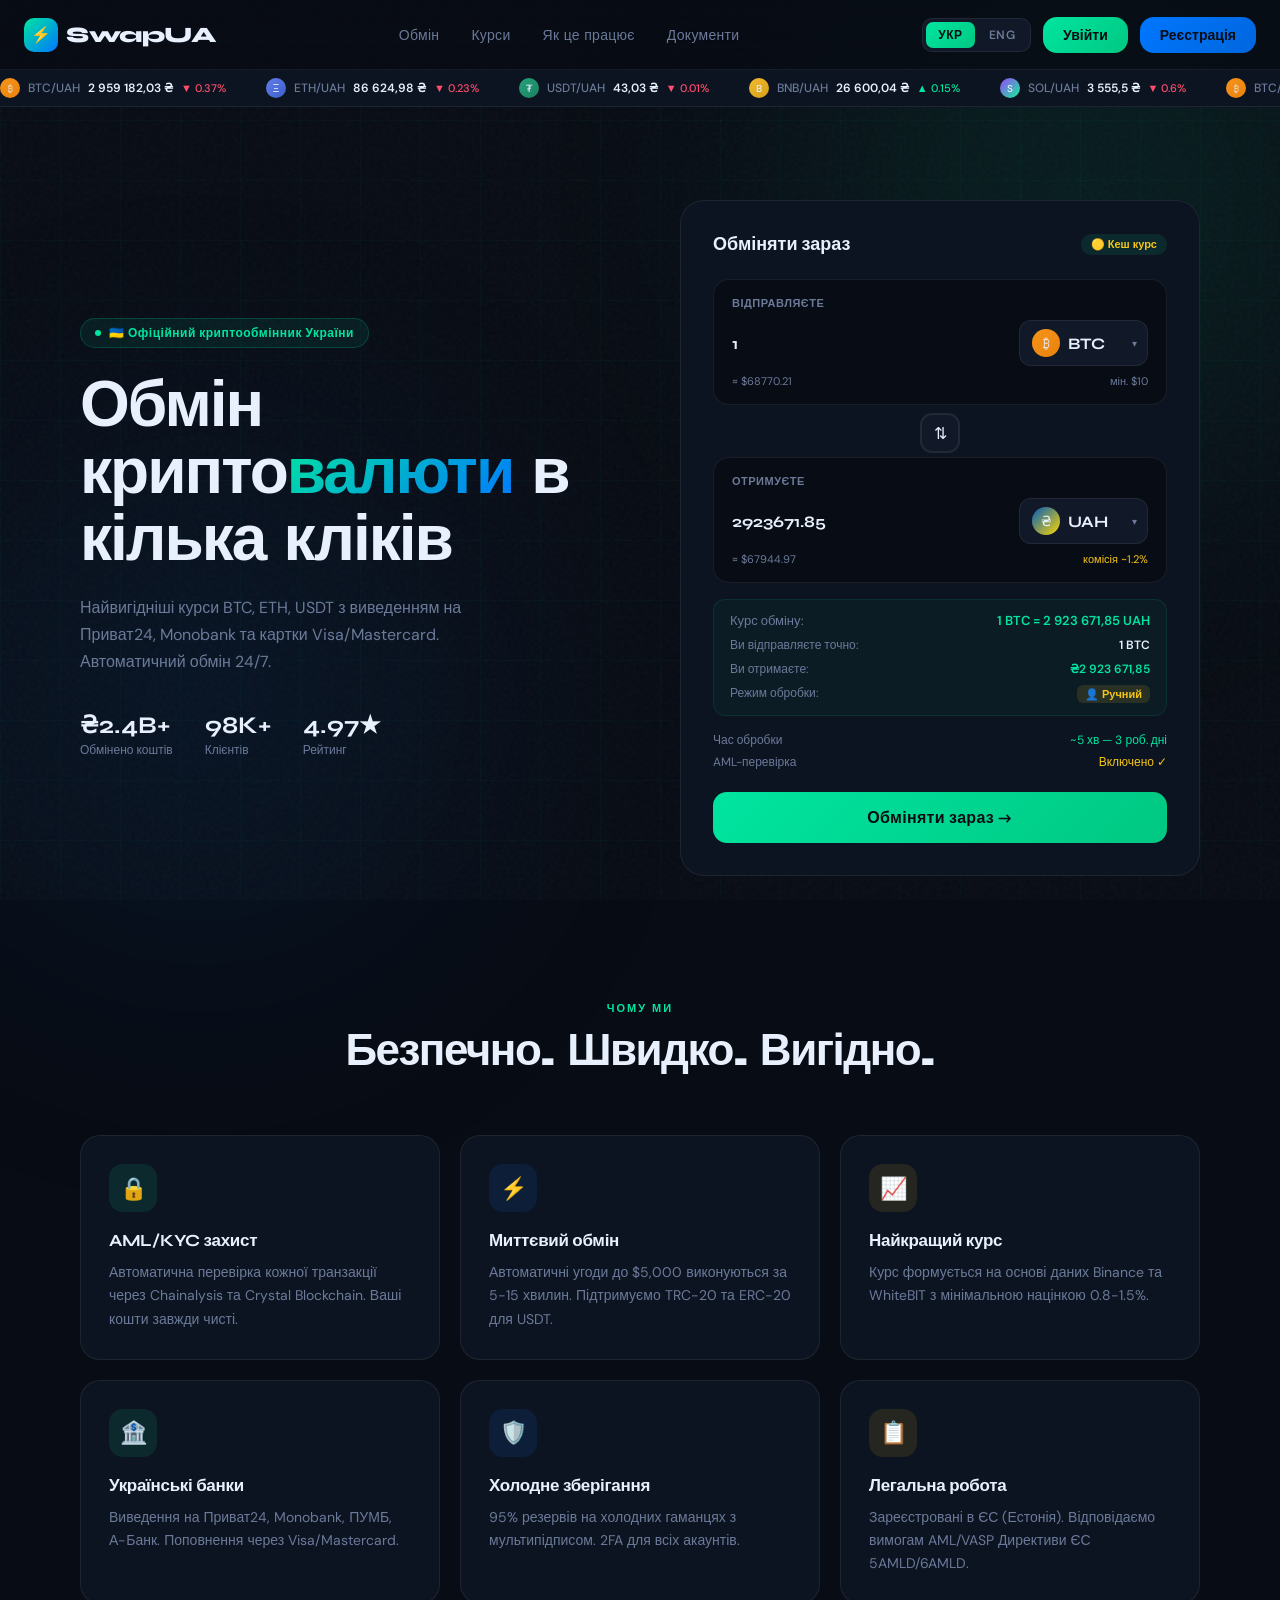
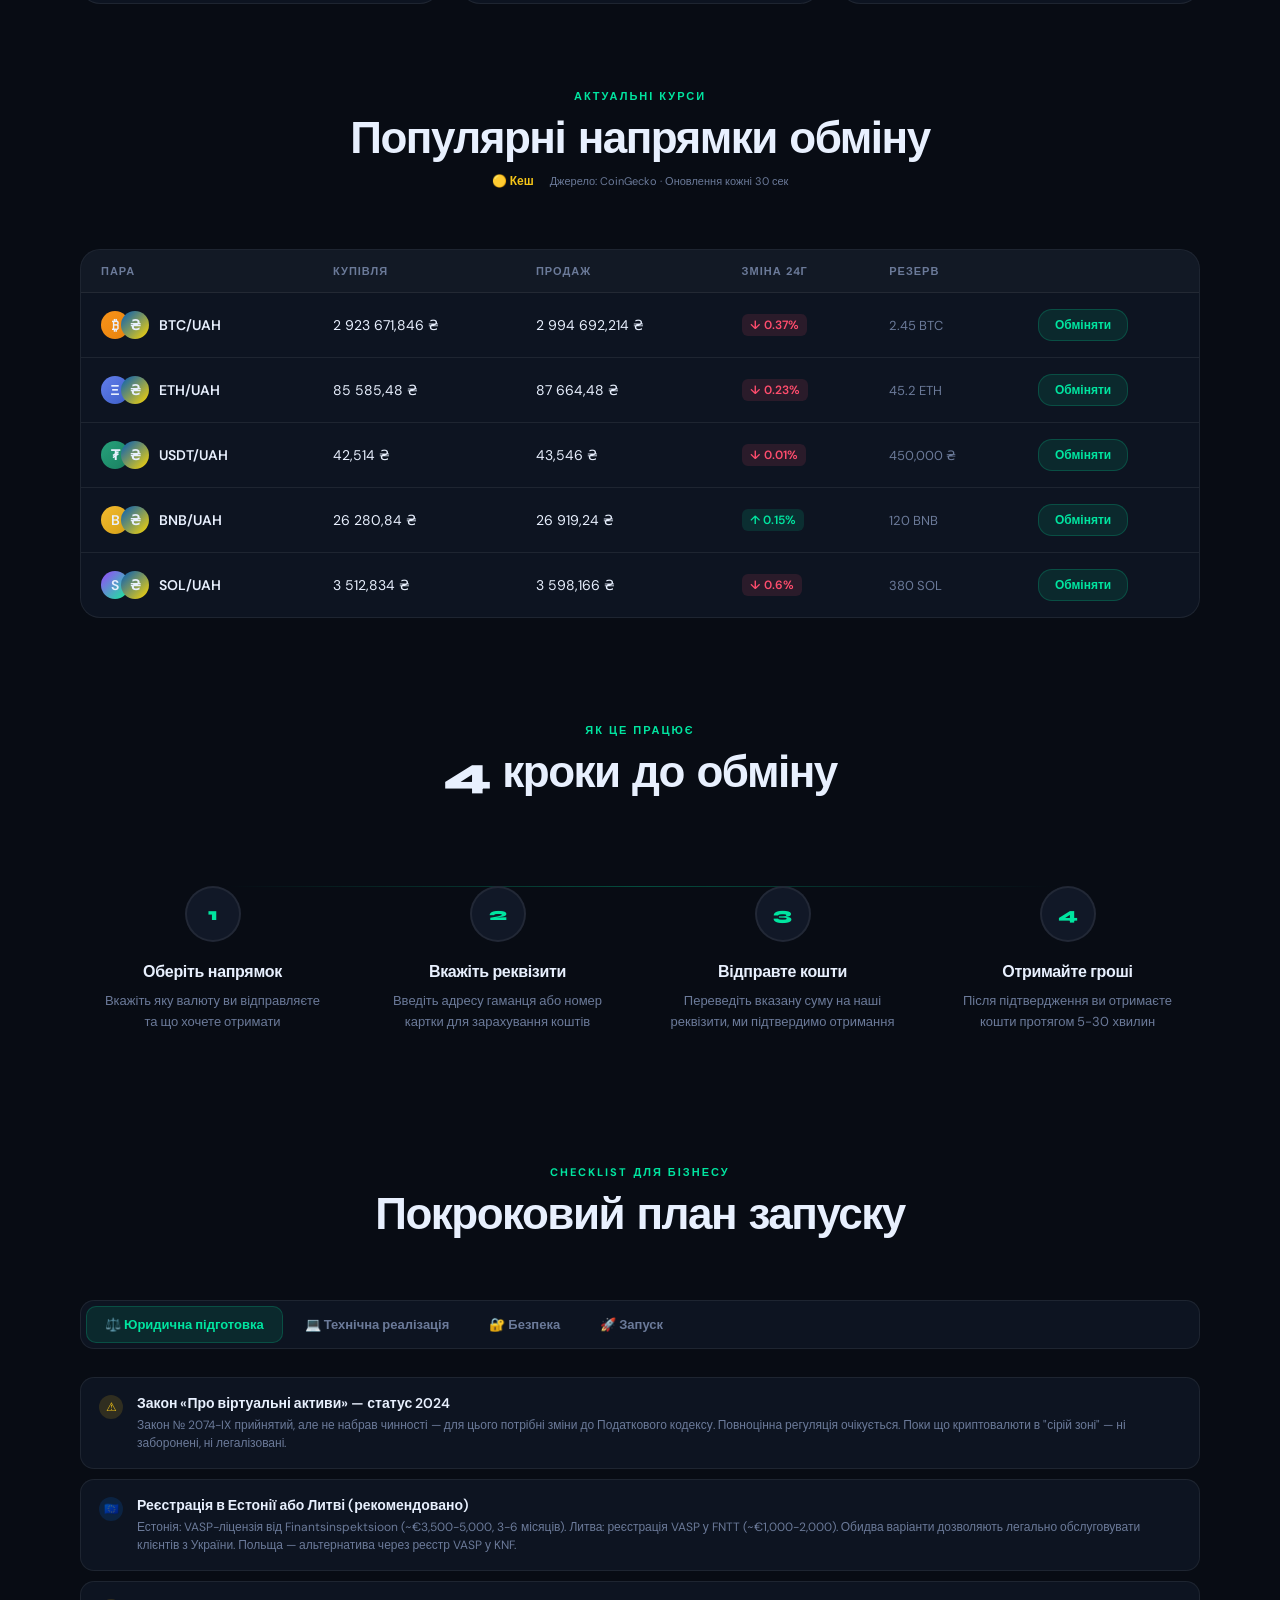
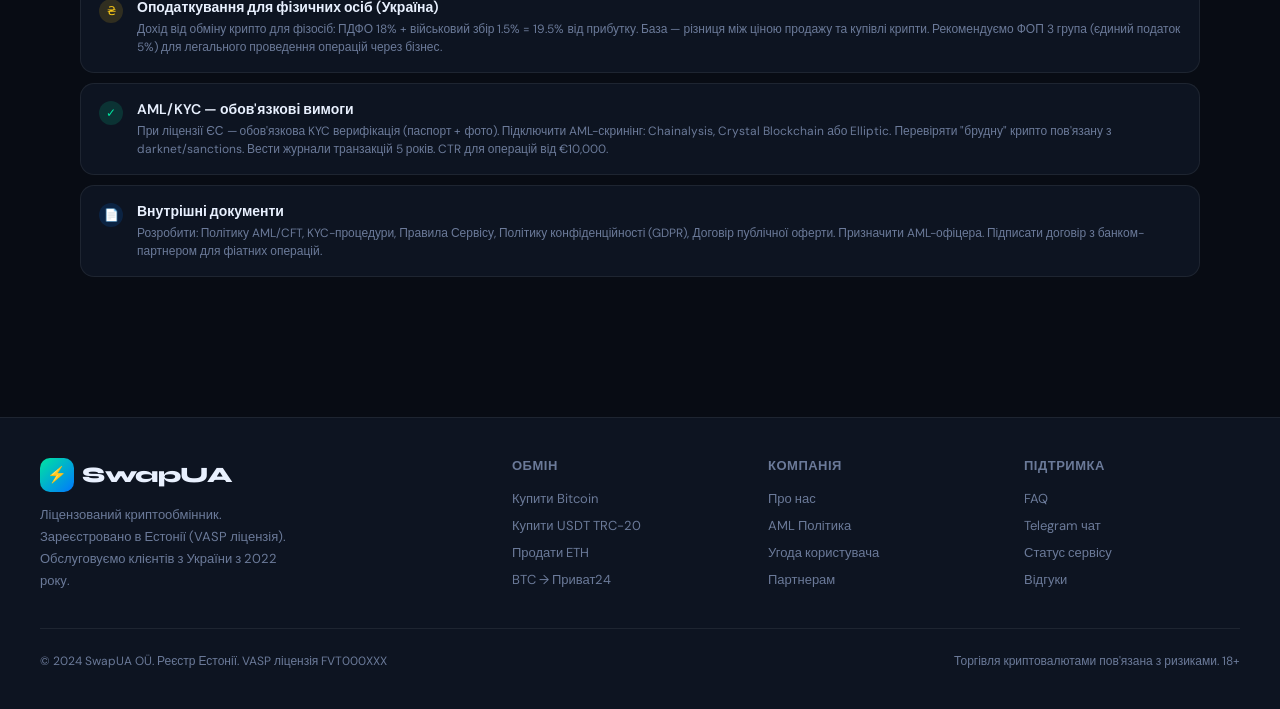
<file: index.html>
<!DOCTYPE html>
<html lang="uk">
<head>
<meta charset="UTF-8">
<meta name="viewport" content="width=device-width, initial-scale=1.0, viewport-fit=cover">
<meta name="apple-mobile-web-app-capable" content="yes">
<meta name="apple-mobile-web-app-status-bar-style" content="black-translucent">
<title>SwapUA — Криптообмінник</title>
<link href="https://fonts.googleapis.com/css2?family=Syne:wght@400;600;700;800&family=DM+Sans:wght@300;400;500&display=swap" rel="stylesheet">
<link rel="stylesheet" href="style.css">
</head>
<body>

<div class="grid-bg"></div>
<div class="aurora aurora-1"></div>
<div class="aurora aurora-2"></div>

<!-- HEADER -->
<header>
  <a href="#" class="logo">
    <div class="logo-icon">⚡</div>
    SwapUA
  </a>

  <nav>
    <a href="#exchange" data-i18n="nav_exchange">Обмін</a>
    <a href="#rates" data-i18n="nav_rates">Курси</a>
    <a href="#how" data-i18n="nav_how">Як це працює</a>
    <a href="#legal" data-i18n="nav_legal">Документи</a>
  </nav>

  <div class="header-right">
    <div class="lang-switcher">
      <button class="lang-btn active" onclick="setLang('uk')">УКР</button>
      <button class="lang-btn" onclick="setLang('en')">ENG</button>
    </div>
    <button class="btn-primary" id="header-login-btn" onclick="openModal('login')" data-i18n="btn_login">Увійти</button>
    <button class="btn-primary" id="header-reg-btn" style="background: linear-gradient(135deg, var(--accent2), #0066dd);" onclick="openModal('register')" data-i18n="btn_register">Реєстрація</button>

    <!-- User menu (shown after login) -->
    <div id="header-user-menu" style="display:none;align-items:center;gap:10px">
      <button onclick="openWallet()" style="padding:8px 12px;background:rgba(0,119,255,0.1);border:1px solid rgba(0,119,255,0.25);border-radius:10px;color:var(--accent2);font-size:12px;font-weight:600;cursor:pointer;transition:all 0.2s;font-family:DM Sans,sans-serif" title="Гаманець">💼 Гаманець</button>
      <div onclick="openCabinet()" style="display:flex;align-items:center;gap:8px;cursor:pointer;padding:6px 12px;background:var(--surface2);border:1px solid var(--border);border-radius:12px;transition:all 0.2s" onmouseover="this.style.borderColor='rgba(0,229,160,0.4)'" onmouseout="this.style.borderColor='var(--border)'">
        <div id="header-avatar" class="user-avatar" style="width:30px;height:30px;font-size:11px;font-weight:800">??</div>
        <span id="header-username" style="font-size:13px;font-weight:600;max-width:90px;overflow:hidden;text-overflow:ellipsis;white-space:nowrap">User</span>
        <span id="header-role-badge" style="display:none;font-size:9px;background:rgba(255,77,109,0.2);color:#ff4d6d;padding:2px 6px;border-radius:4px;font-weight:700">ADMIN</span>
      </div>
    </div>
  </div>
</header>

<!-- TICKER -->
<div class="ticker-bar">
  <div class="ticker-inner" id="ticker">
    <!-- JS fills -->
  </div>
</div>

<main>
  <!-- HERO -->
  <section class="hero" id="exchange">
    <div class="hero-left">
      <div class="hero-label" data-i18n="hero_badge">🇺🇦 Офіційний криптообмінник України</div>
      <h1 data-i18n-html="hero_title">Обмін крипто<span>валюти</span> в кілька кліків</h1>
      <p class="hero-desc" data-i18n="hero_desc">Найвигідніші курси BTC, ETH, USDT з виведенням на Приват24, Monobank та картки Visa/Mastercard. Автоматичний обмін 24/7.</p>
      <div class="hero-stats">
        <div class="stat">
          <div class="stat-val">₴2.4B+</div>
          <div class="stat-lbl" data-i18n="stat1">Обмінено коштів</div>
        </div>
        <div class="stat">
          <div class="stat-val">98K+</div>
          <div class="stat-lbl" data-i18n="stat2">Клієнтів</div>
        </div>
        <div class="stat">
          <div class="stat-val">4.97★</div>
          <div class="stat-lbl" data-i18n="stat3">Рейтинг</div>
        </div>
      </div>
    </div>

    <!-- EXCHANGE WIDGET -->
    <div class="exchange-card" id="exchange-widget">
      <div class="card-title">
        <span data-i18n="widget_title">Обміняти зараз</span>
        <span class="card-badge" id="widget-rate-badge">⏳ Завантаження курсу...</span>
      </div>

      <div class="swap-field">
        <label data-i18n="give">ВІДПРАВЛЯЄТЕ</label>
        <div class="field-inner">
          <input type="number" id="fromAmount" placeholder="0.00" oninput="calcExchange('from')" value="1">
          <div class="currency-select">
            <div class="coin-icon btc" id="fromIcon">₿</div>
            <select id="fromCurrency" onchange="updateRate()">
              <option value="BTC">BTC</option>
              <option value="ETH">ETH</option>
              <option value="USDT">USDT</option>
              <option value="BNB">BNB</option>
              <option value="SOL">SOL</option>
              <option value="UAH">UAH</option>
            </select>
            <span class="select-arrow">▾</span>
          </div>
        </div>
        <div class="field-balance" style="justify-content:space-between">
          <span id="from-usd-equiv" style="color:var(--muted);font-size:11px">≈ $0.00</span>
          <span style="color:var(--muted);font-size:11px" data-i18n="min_sum_hint">мін. $10</span>
        </div>
      </div>

      <div class="swap-arrow-wrap">
        <div class="swap-arrow" onclick="swapCurrencies()" title="Поміняти місцями">⇅</div>
      </div>

      <div class="swap-field">
        <label data-i18n="get">ОТРИМУЄТЕ</label>
        <div class="field-inner">
          <input type="number" id="toAmount" placeholder="0.00" oninput="calcExchange('to')">
          <div class="currency-select">
            <div class="coin-icon uah" id="toIcon">₴</div>
            <select id="toCurrency" onchange="updateRate()">
              <option value="UAH">UAH</option>
              <option value="BTC">BTC</option>
              <option value="ETH">ETH</option>
              <option value="USDT">USDT</option>
              <option value="BNB">BNB</option>
              <option value="SOL">SOL</option>
            </select>
            <span class="select-arrow">▾</span>
          </div>
        </div>
        <div class="field-balance" style="justify-content:space-between">
          <span id="to-usd-equiv" style="color:var(--muted);font-size:11px">≈ $0.00</span>
          <span style="color:var(--gold);font-size:11px" id="feeDisplay">комісія ~1.2%</span>
        </div>
      </div>

      <div class="rate-info" style="flex-direction:column;gap:8px;align-items:stretch">
        <div style="display:flex;justify-content:space-between;align-items:center">
          <span class="rate-label" data-i18n="rate_label">Курс обміну:</span>
          <span class="rate-val" id="rateDisplay">1 BTC = 2 959 900 UAH</span>
        </div>
        <div style="display:flex;justify-content:space-between;font-size:12px">
          <span style="color:var(--muted)">Ви відправляєте точно:</span>
          <span id="exact-send" style="color:var(--text);font-weight:600">—</span>
        </div>
        <div style="display:flex;justify-content:space-between;font-size:12px">
          <span style="color:var(--muted)">Ви отримаєте:</span>
          <span id="exact-get" style="color:var(--accent);font-weight:600">—</span>
        </div>
        <div style="display:flex;justify-content:space-between;font-size:12px">
          <span style="color:var(--muted)">Режим обробки:</span>
          <span id="mode-badge" style="font-weight:600;font-size:11px;padding:2px 8px;border-radius:6px;background:rgba(0,229,160,0.12);color:var(--accent)">⚡ Авто</span>
        </div>
      </div>

      <div class="fee-row"><span data-i18n="processing">Час обробки</span><span style="color:var(--accent)">~5 хв — 3 роб. дні</span></div>
      <div class="fee-row"><span data-i18n="aml">AML-перевірка</span><span style="color:var(--gold)" data-i18n="included">Включено ✓</span></div>

      <button class="submit-btn" onclick="startExchange()" data-i18n="btn_exchange">Обміняти зараз →</button>
    </div>
  </section>

  <!-- FEATURES -->
  <section class="features reveal" id="features">
    <div class="section-header">
      <div class="section-tag" data-i18n="why_tag">Чому ми</div>
      <h2 data-i18n="why_title">Безпечно. Швидко. Вигідно.</h2>
    </div>
    <div class="features-grid">
      <div class="feature-card">
        <div class="feature-icon" style="background:rgba(0,229,160,0.1)">🔒</div>
        <h3 data-i18n="f1_title">AML/KYC захист</h3>
        <p data-i18n="f1_desc">Автоматична перевірка кожної транзакції через Chainalysis та Crystal Blockchain. Ваші кошти завжди чисті.</p>
      </div>
      <div class="feature-card">
        <div class="feature-icon" style="background:rgba(0,119,255,0.1)">⚡</div>
        <h3 data-i18n="f2_title">Миттєвий обмін</h3>
        <p data-i18n="f2_desc">Автоматичні угоди до $5,000 виконуються за 5-15 хвилин. Підтримуємо TRC-20 та ERC-20 для USDT.</p>
      </div>
      <div class="feature-card">
        <div class="feature-icon" style="background:rgba(245,197,24,0.1)">📈</div>
        <h3 data-i18n="f3_title">Найкращий курс</h3>
        <p data-i18n="f3_desc">Курс формується на основі даних Binance та WhiteBIT з мінімальною націнкою 0.8-1.5%.</p>
      </div>
      <div class="feature-card">
        <div class="feature-icon" style="background:rgba(0,229,160,0.1)">🏦</div>
        <h3 data-i18n="f4_title">Українські банки</h3>
        <p data-i18n="f4_desc">Виведення на Приват24, Monobank, ПУМБ, А-Банк. Поповнення через Visa/Mastercard.</p>
      </div>
      <div class="feature-card">
        <div class="feature-icon" style="background:rgba(0,119,255,0.1)">🛡️</div>
        <h3 data-i18n="f5_title">Холодне зберігання</h3>
        <p data-i18n="f5_desc">95% резервів на холодних гаманцях з мультипідписом. 2FA для всіх акаунтів.</p>
      </div>
      <div class="feature-card">
        <div class="feature-icon" style="background:rgba(245,197,24,0.1)">📋</div>
        <h3 data-i18n="f6_title">Легальна робота</h3>
        <p data-i18n="f6_desc">Зареєстровані в ЄС (Естонія). Відповідаємо вимогам AML/VASP Директиви ЄС 5AMLD/6AMLD.</p>
      </div>
    </div>
  </section>

  <!-- RATES TABLE -->
  <section class="pairs-section reveal" id="rates">
    <div class="section-header">
      <div class="section-tag" data-i18n="rates_tag">Актуальні курси</div>
      <h2 data-i18n="rates_title">Популярні напрямки обміну</h2>
      <div style="display:flex;align-items:center;justify-content:center;gap:16px;margin-top:10px;flex-wrap:wrap">
        <span id="rate-status" style="font-size:12px;font-weight:600;color:var(--muted);transition:color 0.3s">⏳ Завантаження...</span>
        <span style="font-size:11px;color:var(--muted)">Джерело: CoinGecko · Оновлення кожні 30 сек</span>
      </div>
    </div>
    <div class="pairs-table">
      <table>
        <thead>
          <tr>
            <th data-i18n="th_pair">Пара</th>
            <th data-i18n="th_buy">Купівля</th>
            <th data-i18n="th_sell">Продаж</th>
            <th data-i18n="th_change">Зміна 24г</th>
            <th data-i18n="th_reserve">Резерв</th>
            <th></th>
          </tr>
        </thead>
        <tbody id="ratesTable">
          <!-- JS fills -->
        </tbody>
      </table>
    </div>
  </section>

  <!-- HOW IT WORKS -->
  <section class="steps-section reveal" id="how">
    <div class="section-header">
      <div class="section-tag" data-i18n="how_tag">Як це працює</div>
      <h2 data-i18n="how_title">4 кроки до обміну</h2>
    </div>
    <div class="steps-grid">
      <div class="step-card">
        <div class="step-num">1</div>
        <h3 data-i18n="s1_title">Оберіть напрямок</h3>
        <p data-i18n="s1_desc">Вкажіть яку валюту ви відправляєте та що хочете отримати</p>
      </div>
      <div class="step-card">
        <div class="step-num">2</div>
        <h3 data-i18n="s2_title">Вкажіть реквізити</h3>
        <p data-i18n="s2_desc">Введіть адресу гаманця або номер картки для зарахування коштів</p>
      </div>
      <div class="step-card">
        <div class="step-num">3</div>
        <h3 data-i18n="s3_title">Відправте кошти</h3>
        <p data-i18n="s3_desc">Переведіть вказану суму на наші реквізити, ми підтвердимо отримання</p>
      </div>
      <div class="step-card">
        <div class="step-num">4</div>
        <h3 data-i18n="s4_title">Отримайте гроші</h3>
        <p data-i18n="s4_desc">Після підтвердження ви отримаєте кошти протягом 5-30 хвилин</p>
      </div>
    </div>
  </section>

  <!-- LEGAL CHECKLIST -->
  <section class="legal-section reveal" id="legal">
    <div class="section-header">
      <div class="section-tag" data-i18n="legal_tag">Checklist для бізнесу</div>
      <h2 data-i18n="legal_title">Покроковий план запуску</h2>
    </div>

    <div class="tabs">
      <button class="tab-btn active" onclick="switchTab('legal-tab')" data-i18n="tab_legal">⚖️ Юридична підготовка</button>
      <button class="tab-btn" onclick="switchTab('tech-tab')" data-i18n="tab_tech">💻 Технічна реалізація</button>
      <button class="tab-btn" onclick="switchTab('security-tab')" data-i18n="tab_security">🔐 Безпека</button>
      <button class="tab-btn" onclick="switchTab('launch-tab')" data-i18n="tab_launch">🚀 Запуск</button>
    </div>

    <div id="legal-tab" class="tab-content active">
      <div class="checklist">
        <div class="check-item">
          <div class="check-icon warn">⚠</div>
          <div class="check-text">
            <strong data-i18n="l1_title">Закон «Про віртуальні активи» — статус 2024</strong>
            <span data-i18n="l1_desc">Закон № 2074-IX прийнятий, але не набрав чинності — для цього потрібні зміни до Податкового кодексу. Повноцінна регуляція очікується. Поки що криптовалюти в "сірій зоні" — ні заборонені, ні легалізовані.</span>
          </div>
        </div>
        <div class="check-item">
          <div class="check-icon info">🇪🇺</div>
          <div class="check-text">
            <strong data-i18n="l2_title">Реєстрація в Естонії або Литві (рекомендовано)</strong>
            <span data-i18n="l2_desc">Естонія: VASP-ліцензія від Finantsinspektsioon (~€3,500-5,000, 3-6 місяців). Литва: реєстрація VASP у FNTT (~€1,000-2,000). Обидва варіанти дозволяють легально обслуговувати клієнтів з України. Польща — альтернатива через реєстр VASP у KNF.</span>
          </div>
        </div>
        <div class="check-item">
          <div class="check-icon warn">₴</div>
          <div class="check-text">
            <strong data-i18n="l3_title">Оподаткування для фізичних осіб (Україна)</strong>
            <span data-i18n="l3_desc">Дохід від обміну крипто для фізосіб: ПДФО 18% + військовий збір 1.5% = 19.5% від прибутку. База — різниця між ціною продажу та купівлі крипти. Рекомендуємо ФОП 3 група (єдиний податок 5%) для легального проведення операцій через бізнес.</span>
          </div>
        </div>
        <div class="check-item">
          <div class="check-icon done">✓</div>
          <div class="check-text">
            <strong data-i18n="l4_title">AML/KYC — обов'язкові вимоги</strong>
            <span data-i18n="l4_desc">При ліцензії ЄС — обов'язкова KYC верифікація (паспорт + фото). Підключити AML-скринінг: Chainalysis, Crystal Blockchain або Elliptic. Перевіряти "брудну" крипто пов'язану з darknet/sanctions. Вести журнали транзакцій 5 років. CTR для операцій від €10,000.</span>
          </div>
        </div>
        <div class="check-item">
          <div class="check-icon info">📄</div>
          <div class="check-text">
            <strong data-i18n="l5_title">Внутрішні документи</strong>
            <span data-i18n="l5_desc">Розробити: Політику AML/CFT, KYC-процедури, Правила Сервісу, Політику конфіденційності (GDPR), Договір публічної оферти. Призначити AML-офіцера. Підписати договір з банком-партнером для фіатних операцій.</span>
          </div>
        </div>
      </div>
    </div>

    <div id="tech-tab" class="tab-content">
      <div class="checklist">
        <div class="check-item">
          <div class="check-icon info">🏗️</div>
          <div class="check-text">
            <strong data-i18n="t1_title">Вибір архітектури: White Label vs власна розробка</strong>
            <span data-i18n="t1_desc">White Label (BoxExchanger, Merkeleon): $2,000-8,000, запуск за 2-4 тижні. Власна розробка: від $50,000+, 6-12 місяців. Рекомендація: на старті — White Label рішення для перевірки бізнес-моделі, потім власна розробка.</span>
          </div>
        </div>
        <div class="check-item">
          <div class="check-icon done">✓</div>
          <div class="check-text">
            <strong data-i18n="t2_title">Стек технологій</strong>
            <span data-i18n="t2_desc">Backend: Laravel (PHP) або Node.js + TypeScript. Frontend: React.js / Next.js. БД: PostgreSQL + Redis (кешування курсів). Блокчейн: BitcoinCore, Geth (Ethereum), TRON Full Node. Платіжні шлюзи: WayForPay, LiqPay, Plata (UA). Хостинг: AWS Frankfurt або Hetzner (Фінляндія) для GDPR.</span>
          </div>
        </div>
        <div class="check-item">
          <div class="check-icon done">✓</div>
          <div class="check-text">
            <strong data-i18n="t3_title">Модуль гаманців та резервів</strong>
            <span data-i18n="t3_desc">Гарячі гаманці: 5-10% резервів для автоматичних виплат. Холодні гаманці: 90-95% резервів на апаратних гаманцях (Ledger/Trezor) з multisig 2-of-3. Підтримка мереж: BTC (SegWit), ETH (ERC-20), TRON (TRC-20), BNB Smart Chain. Автоматичне поповнення гарячих гаманців.</span>
          </div>
        </div>
        <div class="check-item">
          <div class="check-icon info">💰</div>
          <div class="check-text">
            <strong data-i18n="t4_title">Курсоутворення та ліквідність</strong>
            <span data-i18n="t4_desc">Підключити API: Binance, WhiteBIT, Bybit для отримання ринкових курсів (WebSocket). Додати спред 0.8-2% (залежно від обсягу). Для великих угод ($10K+) — ручний режим з OTC-деском. API агрегатор: CoinGecko або CoinMarketCap для резервних даних.</span>
          </div>
        </div>
      </div>
    </div>

    <div id="security-tab" class="tab-content">
      <div class="checklist">
        <div class="check-item">
          <div class="check-icon done">✓</div>
          <div class="check-text">
            <strong data-i18n="sec1_title">Двофакторна автентифікація (2FA)</strong>
            <span data-i18n="sec1_desc">Обов'язкова 2FA для адмінів через TOTP (Google Authenticator). Рекомендована для клієнтів при виведенні від $500. Апаратні ключі (YubiKey) для серверного доступу. SMS-верифікація як резервний метод.</span>
          </div>
        </div>
        <div class="check-item">
          <div class="check-icon done">✓</div>
          <div class="check-text">
            <strong data-i18n="sec2_title">Захист від DDoS та атак</strong>
            <span data-i18n="sec2_desc">Cloudflare Pro/Business план (від $20/місяць) — DDoS L3/L4/L7. WAF (Web Application Firewall) для захисту від SQL-ін'єкцій та XSS. Rate limiting на API (max 100 req/хв на IP). Окремий сервер для адмін-панелі (whitelist IP). SSL/TLS 1.3 обов'язково.</span>
          </div>
        </div>
        <div class="check-item">
          <div class="check-icon warn">🔑</div>
          <div class="check-text">
            <strong data-i18n="sec3_title">Управління приватними ключами</strong>
            <span data-i18n="sec3_desc">Multisig схема: 2-of-3 підписи для виведення з холодних гаманців. Зберігання seed-фраз в HSM (Hardware Security Module) або розподілено між засновниками. Ніколи не зберігати ключі на онлайн-серверах. Щомісячний аудит гаманців.</span>
          </div>
        </div>
        <div class="check-item">
          <div class="check-icon info">📊</div>
          <div class="check-text">
            <strong data-i18n="sec4_title">Моніторинг та аудит</strong>
            <span data-i18n="sec4_desc">Система алертів: сповіщення при аномальних транзакціях (Telegram-бот). Логування всіх дій адмінів. Щоквартальний pentest від незалежної компанії. Програма Bug Bounty для пошуку вразливостей. Резервне копіювання БД щогодини.</span>
          </div>
        </div>
      </div>
    </div>

    <div id="launch-tab" class="tab-content">
      <div class="checklist">
        <div class="check-item">
          <div class="check-icon info">🎯</div>
          <div class="check-text">
            <strong data-i18n="la1_title">SEO для українського ринку</strong>
            <span data-i18n="la1_desc">URL структура: /купити-btc-грн, /продати-usdt-trc20, /обмін-eth-на-гривню. Ключові слова: "криптообмінник Україна", "купити біткоін за гривню", "USDT TRC20 Приват24". Реєстрація в агрегаторах: BestChange, Obmify, Kurs.expert. Локальне SEO — Google Business Profile.</span>
          </div>
        </div>
        <div class="check-item">
          <div class="check-icon done">✓</div>
          <div class="check-text">
            <strong data-i18n="la2_title">Агрегатори та моніторинги</strong>
            <span data-i18n="la2_desc">Підключитися до BestChange (найбільший агрегатор в СНД/UA): реєстрація + верифікація резервів. Obmify, Сhanger.com, ExchangeSumo. Підтримувати актуальні курси через XML/JSON API feed кожні 30 секунд. Рейтинг залежить від відгуків — стимулювати клієнтів.</span>
          </div>
        </div>
        <div class="check-item">
          <div class="check-icon done">✓</div>
          <div class="check-text">
            <strong data-i18n="la3_title">Маркетинг та партнерська програма</strong>
            <span data-i18n="la3_desc">Реферальна програма: 0.3-0.5% від обсягу залученого клієнта. Telegram-канал з курсами та новинами. Партнерство з Ukrainian crypto-спільнотами (Cryptoukraine, UAH crypto). Google Ads на брендові та транзакційні запити. Бонус 50 грн за перший обмін.</span>
          </div>
        </div>
        <div class="check-item">
          <div class="check-icon warn">📞</div>
          <div class="check-text">
            <strong data-i18n="la4_title">Підтримка клієнтів</strong>
            <span data-i18n="la4_desc">Live-chat на сайті (Intercom або Crisp). Telegram-бот для перевірки статусу угоди. Підтримка 24/7 або 9:00-22:00. SLA: відповідь протягом 15 хвилин. Публічна сторінка status.swapua.com для відстеження доступності сервісу.</span>
          </div>
        </div>
      </div>
    </div>
  </section>
</main>

<!-- FOOTER -->
<footer>
  <div class="footer-inner">
    <div class="footer-brand">
      <a href="#" class="logo" style="text-decoration:none;">
        <div class="logo-icon">⚡</div>
        SwapUA
      </a>
      <p data-i18n="footer_desc">Ліцензований криптообмінник. Зареєстровано в Естонії (VASP ліцензія). Обслуговуємо клієнтів з України з 2022 року.</p>
    </div>
    <div class="footer-col">
      <h4 data-i18n="footer_exchange">Обмін</h4>
      <a href="#" data-i18n="fc1_1">Купити Bitcoin</a>
      <a href="#" data-i18n="fc1_2">Купити USDT TRC-20</a>
      <a href="#" data-i18n="fc1_3">Продати ETH</a>
      <a href="#" data-i18n="fc1_4">BTC → Приват24</a>
    </div>
    <div class="footer-col">
      <h4 data-i18n="footer_company">Компанія</h4>
      <a href="#" data-i18n="fc2_1">Про нас</a>
      <a href="#" data-i18n="fc2_2">AML Політика</a>
      <a href="#" data-i18n="fc2_3">Угода користувача</a>
      <a href="#" data-i18n="fc2_4">Партнерам</a>
    </div>
    <div class="footer-col">
      <h4 data-i18n="footer_support">Підтримка</h4>
      <a href="#" data-i18n="fc3_1">FAQ</a>
      <a href="#" data-i18n="fc3_2">Telegram чат</a>
      <a href="#" data-i18n="fc3_3">Статус сервісу</a>
      <a href="#" data-i18n="fc3_4">Відгуки</a>
    </div>
  </div>
  <div class="footer-bottom">
    <span data-i18n="footer_copy">© 2024 SwapUA OÜ. Реєстр Естонії. VASP ліцензія FVT000XXX</span>
    <span data-i18n="footer_risk">Торгівля криптовалютами пов'язана з ризиками. 18+</span>
  </div>
</footer>

<!-- ══════════════ MODAL: LOGIN ══════════════ -->
<div class="modal-overlay" id="modal-login">
  <div class="modal" style="max-width:420px">
    <button class="modal-close" onclick="closeModal('login')">×</button>
    <div style="text-align:center;margin-bottom:24px">
      <div style="width:52px;height:52px;background:linear-gradient(135deg,var(--accent),var(--accent2));border-radius:16px;display:flex;align-items:center;justify-content:center;font-size:24px;margin:0 auto 12px">🔐</div>
      <h2 style="font-family:Syne,sans-serif;font-size:22px;font-weight:800;letter-spacing:-0.5px" data-i18n="login_title">Увійти</h2>
      <p style="font-size:13px;color:var(--muted);margin-top:4px" data-i18n="login_desc">Раді вас бачити знову!</p>
    </div>
    <div class="form-group">
      <label data-i18n="email">Email</label>
      <input type="email" id="login-email" placeholder="your@email.com" oninput="clearFormError('login-error')">
    </div>
    <div class="form-group" style="position:relative">
      <label data-i18n="password">Пароль</label>
      <input type="password" id="login-password" placeholder="••••••••" oninput="clearFormError('login-error')" onkeydown="if(event.key==='Enter')doLogin()">
      <span onclick="togglePass('login-password',this)" style="position:absolute;right:14px;top:38px;cursor:pointer;color:var(--muted);font-size:16px;user-select:none">👁</span>
    </div>
    <div id="login-error" class="form-error" style="display:none"></div>
    <button class="submit-btn" onclick="doLogin()" id="login-submit-btn" data-i18n="btn_login">Увійти</button>
    <div style="text-align:center;margin-top:16px;font-size:13px;color:var(--muted)">
      Немає акаунту? <span onclick="switchModal('login','register')" style="color:var(--accent);cursor:pointer;font-weight:600">Зареєструватись</span>
    </div>
  </div>
</div>

<!-- ══════════════ MODAL: REGISTER ══════════════ -->
<div class="modal-overlay" id="modal-register">
  <div class="modal" style="max-width:460px">
    <button class="modal-close" onclick="closeModal('register')">×</button>
    <div style="text-align:center;margin-bottom:24px">
      <div style="width:52px;height:52px;background:linear-gradient(135deg,var(--accent),var(--accent2));border-radius:16px;display:flex;align-items:center;justify-content:center;font-size:24px;margin:0 auto 12px">🚀</div>
      <h2 style="font-family:Syne,sans-serif;font-size:22px;font-weight:800;letter-spacing:-0.5px" data-i18n="reg_title">Реєстрація</h2>
      <p style="font-size:13px;color:var(--muted);margin-top:4px" data-i18n="reg_desc">Створіть акаунт та отримайте бонус ₴50</p>
    </div>
    <div style="display:grid;grid-template-columns:1fr 1fr;gap:12px">
      <div class="form-group">
        <label>Ім'я *</label>
        <input type="text" id="reg-firstname" placeholder="Іван" oninput="clearFormError('reg-error')">
      </div>
      <div class="form-group">
        <label>Прізвище *</label>
        <input type="text" id="reg-lastname" placeholder="Петренко" oninput="clearFormError('reg-error')">
      </div>
    </div>
    <div class="form-group">
      <label>Email *</label>
      <input type="email" id="reg-email" placeholder="your@email.com" oninput="clearFormError('reg-error')">
    </div>
    <div class="form-group">
      <label>Номер телефону</label>
      <input type="tel" id="reg-phone" placeholder="+380 XX XXX XX XX">
    </div>
    <div class="form-group" style="position:relative">
      <label>Пароль * <span style="color:var(--muted);font-weight:400;font-size:11px">(мін. 8 символів, 1 велика, 1 цифра)</span></label>
      <input type="password" id="reg-password" placeholder="••••••••" oninput="checkPasswordStrength(this.value);clearFormError('reg-error')">
      <span onclick="togglePass('reg-password',this)" style="position:absolute;right:14px;top:38px;cursor:pointer;color:var(--muted);font-size:16px;user-select:none">👁</span>
    </div>
    <div id="pw-strength-bar" style="height:4px;border-radius:4px;background:var(--border);margin:-6px 0 12px;overflow:hidden">
      <div id="pw-strength-fill" style="height:100%;width:0%;transition:width 0.3s,background 0.3s;border-radius:4px"></div>
    </div>
    <div class="form-group" style="position:relative">
      <label>Підтвердити пароль *</label>
      <input type="password" id="reg-password2" placeholder="••••••••" oninput="clearFormError('reg-error')" onkeydown="if(event.key==='Enter')doRegister()">
      <span onclick="togglePass('reg-password2',this)" style="position:absolute;right:14px;top:38px;cursor:pointer;color:var(--muted);font-size:16px;user-select:none">👁</span>
    </div>
    <div class="form-group">
      <label style="display:flex;align-items:flex-start;gap:8px;cursor:pointer;font-weight:400;text-transform:none;letter-spacing:0;font-size:12px;color:var(--muted)">
        <input type="checkbox" id="reg-terms" style="margin-top:2px;accent-color:var(--accent)">
        Я погоджуюсь з <span style="color:var(--accent);margin:0 3px;cursor:pointer">Умовами використання</span> та <span style="color:var(--accent);margin:0 3px;cursor:pointer">Політикою конфіденційності</span>
      </label>
    </div>
    <div id="reg-error" class="form-error" style="display:none"></div>
    <button class="submit-btn" onclick="doRegister()" id="reg-submit-btn">Зареєструватися 🎉</button>
    <div style="text-align:center;margin-top:16px;font-size:13px;color:var(--muted)">
      Вже є акаунт? <span onclick="switchModal('register','login')" style="color:var(--accent);cursor:pointer;font-weight:600">Увійти</span>
    </div>
  </div>
</div>

<!-- ══════════════ MODAL: USER CABINET ══════════════ -->
<div class="modal-overlay" id="modal-cabinet">
  <div class="modal" style="max-width:540px">
    <button class="modal-close" onclick="closeModal('cabinet')">×</button>
    <div id="cabinet-content"></div>
  </div>
</div>

<!-- ══════════════ MODAL: ADMIN PANEL ══════════════ -->
<div class="modal-overlay" id="modal-admin">
  <div class="modal" style="max-width:700px;max-height:85vh;overflow-y:auto">
    <button class="modal-close" onclick="closeModal('admin')">×</button>
    <div style="display:flex;align-items:center;gap:12px;margin-bottom:24px">
      <div style="width:44px;height:44px;background:linear-gradient(135deg,#ff4d6d,#c9184a);border-radius:12px;display:flex;align-items:center;justify-content:center;font-size:20px">🛡️</div>
      <div>
        <h2 style="font-family:Syne,sans-serif;font-size:20px;font-weight:800;letter-spacing:-0.5px">Адмін-панель</h2>
        <p style="font-size:12px;color:var(--muted)">База користувачів SwapUA</p>
      </div>
      <button onclick="exportUsers()" style="margin-left:auto;padding:8px 14px;background:rgba(0,229,160,0.1);border:1px solid rgba(0,229,160,0.3);border-radius:10px;color:var(--accent);font-size:12px;font-weight:600;cursor:pointer">⬇ Експорт JSON</button>
    </div>
    <div id="admin-stats" style="display:grid;grid-template-columns:repeat(3,1fr);gap:12px;margin-bottom:20px"></div>
    <input type="text" id="admin-search" placeholder="🔍 Пошук по імені або email..." oninput="renderAdminTable()" style="width:100%;padding:10px 14px;background:var(--bg);border:1px solid var(--border);border-radius:10px;color:var(--text);font-size:13px;outline:none;margin-bottom:14px">
    <div id="admin-table"></div>
  </div>
</div>

<!-- ══════════════ MODAL: ORDER FORM ══════════════ -->
<div class="modal-overlay" id="modal-order">
  <div class="modal" style="max-width:500px;max-height:92vh;overflow-y:auto;padding:0">

    <!-- Header gradient -->
    <div style="background:linear-gradient(135deg,#0d2137,#091420);border-radius:24px 24px 0 0;padding:28px 28px 24px;border-bottom:1px solid var(--border)">
      <div style="display:flex;align-items:flex-start;justify-content:space-between;gap:12px">
        <div>
          <div style="display:inline-flex;align-items:center;gap:6px;background:rgba(0,229,160,0.1);border:1px solid rgba(0,229,160,0.2);border-radius:100px;padding:4px 12px;font-size:11px;font-weight:700;color:var(--accent);margin-bottom:10px">
            <span style="width:6px;height:6px;background:var(--accent);border-radius:50%;animation:blink 1.5s infinite"></span>
            Нова заявка
          </div>
          <h2 style="font-family:Syne,sans-serif;font-size:20px;font-weight:800;letter-spacing:-0.5px;margin-bottom:6px">Заповніть форму заявки</h2>
          <p style="font-size:12px;color:var(--muted);line-height:1.5">Вкажіть контактні дані та реквізити для отримання коштів</p>
        </div>
        <button class="modal-close" onclick="closeModal('order')" style="position:static;flex-shrink:0">×</button>
      </div>

      <!-- Order summary strip -->
      <div id="order-summary-strip" style="display:flex;align-items:center;justify-content:space-between;background:rgba(0,0,0,0.3);border:1px solid var(--border);border-radius:14px;padding:14px 16px;margin-top:16px;gap:8px;flex-wrap:wrap">
        <div style="text-align:center">
          <div style="font-size:10px;color:var(--muted);font-weight:600;text-transform:uppercase;letter-spacing:0.5px;margin-bottom:4px">Відправляєте</div>
          <div id="ord-from" style="font-family:Syne,sans-serif;font-size:16px;font-weight:800;color:var(--text)">—</div>
        </div>
        <div style="font-size:22px;color:var(--muted)">→</div>
        <div style="text-align:center">
          <div style="font-size:10px;color:var(--muted);font-weight:600;text-transform:uppercase;letter-spacing:0.5px;margin-bottom:4px">Отримуєте</div>
          <div id="ord-to" style="font-family:Syne,sans-serif;font-size:16px;font-weight:800;color:var(--accent)">—</div>
        </div>
        <div style="text-align:center">
          <div style="font-size:10px;color:var(--muted);font-weight:600;text-transform:uppercase;letter-spacing:0.5px;margin-bottom:4px">Курс</div>
          <div id="ord-rate" style="font-size:12px;font-weight:600;color:var(--text)">—</div>
        </div>
        <div id="ord-mode-wrap" style="text-align:center">
          <div style="font-size:10px;color:var(--muted);font-weight:600;text-transform:uppercase;letter-spacing:0.5px;margin-bottom:4px">Режим</div>
          <div id="ord-mode" style="font-size:11px;font-weight:700;padding:3px 10px;border-radius:6px">—</div>
        </div>
      </div>
    </div>

    <div style="padding:24px 28px">

      <!-- Info box -->
      <div style="background:rgba(245,197,24,0.06);border:1px solid rgba(245,197,24,0.2);border-radius:14px;padding:16px;margin-bottom:22px">
        <div style="font-size:13px;font-weight:700;color:var(--gold);margin-bottom:10px">ℹ️ Умови обробки заявки</div>
        <div style="font-size:12px;color:var(--muted);line-height:1.8">
          Обмін працює в <strong style="color:var(--text)">автоматичному режимі</strong> за умови:
          <ul style="margin:6px 0 6px 16px;list-style:disc">
            <li>відправили <strong style="color:var(--accent)">точну суму</strong>, зазначену в заявці</li>
            <li>сума <strong style="color:var(--accent)">не перевищує 3 000 USD/USDT</strong> в еквіваленті при отриманні</li>
          </ul>
          В інших випадках — <strong style="color:var(--text)">ручне опрацювання</strong> (у робочий час).
        </div>
        <div style="margin-top:12px;padding:10px 14px;background:rgba(255,77,109,0.08);border:1px solid rgba(255,77,109,0.2);border-radius:10px">
          <div style="font-size:12px;font-weight:700;color:#ff4d6d;margin-bottom:4px">⚠️ Увага!</div>
          <div style="font-size:12px;color:var(--muted);line-height:1.6">Гроші можуть зараховуватись на картки від <strong style="color:var(--text)">5 хвилин до 3 робочих днів!</strong></div>
        </div>
        <div style="margin-top:10px;display:flex;gap:16px;font-size:12px;color:var(--muted)">
          <span>🕐 <strong style="color:var(--text)">Пн–Пт:</strong> 09:30–18:30</span>
          <span>🚫 <strong style="color:var(--text)">Сб, Нд:</strong> вихідний</span>
        </div>
      </div>

      <!-- Contact fields -->
      <div style="font-size:12px;font-weight:700;letter-spacing:0.5px;text-transform:uppercase;color:var(--muted);margin-bottom:12px">Контактні дані</div>

      <div class="form-group">
        <label>Електронна пошта *</label>
        <input type="email" id="ord-email" placeholder="your@email.com" oninput="clearFormError('ord-error')" style="background:var(--bg)">
      </div>

      <div class="form-group">
        <label>Номер телефону *</label>
        <div style="position:relative">
          <span style="position:absolute;left:14px;top:50%;transform:translateY(-50%);color:var(--muted);font-size:14px">🇺🇦</span>
          <input type="tel" id="ord-phone" placeholder="+380 XX XXX XX XX" oninput="clearFormError('ord-error')" style="padding-left:42px;width:100%;padding-top:12px;padding-bottom:12px;padding-right:14px;background:var(--bg);border:1px solid var(--border);border-radius:12px;color:var(--text);font-family:DM Sans,sans-serif;font-size:14px;outline:none;transition:border-color 0.2s,box-shadow 0.2s" onfocus="this.style.borderColor='rgba(0,229,160,0.4)';this.style.boxShadow='0 0 0 3px rgba(0,229,160,0.06)'" onblur="this.style.borderColor='var(--border)';this.style.boxShadow='none'">
        </div>
      </div>

      <!-- Card number for receiving -->
      <div style="font-size:12px;font-weight:700;letter-spacing:0.5px;text-transform:uppercase;color:var(--muted);margin-bottom:12px;margin-top:4px">Реквізити для отримання</div>

      <div class="form-group" id="ord-card-group">
        <label id="ord-card-label">Номер банківської картки *</label>
        <div style="position:relative">
          <input type="text" id="ord-card" maxlength="19" placeholder="0000 0000 0000 0000" oninput="formatOrdCard(this);clearFormError('ord-error')" style="width:100%;padding:12px 44px 12px 14px;background:var(--bg);border:1px solid var(--border);border-radius:12px;color:var(--text);font-family:Syne,sans-serif;font-size:16px;font-weight:600;letter-spacing:2px;outline:none;transition:border-color 0.2s,box-shadow 0.2s" onfocus="this.style.borderColor='rgba(0,229,160,0.4)';this.style.boxShadow='0 0 0 3px rgba(0,229,160,0.06)'" onblur="this.style.borderColor='var(--border)';this.style.boxShadow='none'">
          <div style="position:absolute;right:12px;top:50%;transform:translateY(-50%);display:flex;gap:4px">
            <span style="background:#1a1f2e;border-radius:3px;padding:1px 5px;font-size:9px;color:#0070ba;font-weight:800">VISA</span>
            <span style="background:#1a1f2e;border-radius:3px;padding:1px 5px;font-size:9px;color:#eb001b;font-weight:800">MC</span>
          </div>
        </div>
        <div style="font-size:11px;color:var(--muted);margin-top:5px;padding:0 2px">Картка українського банку для зарахування коштів</div>
      </div>

      <!-- Crypto address (shown when receiving crypto) -->
      <div class="form-group" id="ord-wallet-group" style="display:none">
        <label id="ord-wallet-label">Адреса крипто-гаманця *</label>
        <input type="text" id="ord-wallet" placeholder="0x... або bc1..." oninput="clearFormError('ord-error')" style="width:100%;padding:12px 14px;background:var(--bg);border:1px solid var(--border);border-radius:12px;color:var(--text);font-family:DM Sans,sans-serif;font-size:13px;outline:none;transition:border-color 0.2s" onfocus="this.style.borderColor='rgba(0,229,160,0.4)'" onblur="this.style.borderColor='var(--border)'">
        <div style="font-size:11px;color:var(--muted);margin-top:5px;padding:0 2px">Введіть адресу вашого гаманця для отримання крипти</div>
      </div>

      <div id="ord-error" class="form-error" style="display:none"></div>

      <!-- Terms -->
      <div style="background:rgba(255,255,255,0.02);border:1px solid var(--border);border-radius:12px;padding:14px;margin-bottom:18px;font-size:12px;line-height:1.7;color:var(--muted)">
        Натискаючи кнопку «Почати обмін» я погоджуюся з
        <a href="#" style="color:var(--accent);text-decoration:none;font-weight:600">Правилами користування сайтом</a>
        та
        <a href="#" style="color:var(--accent);text-decoration:none;font-weight:600">Політикою AML</a>,
        а також
        <a href="#" style="color:var(--accent);text-decoration:none;font-weight:600">Політикою конфіденційності</a>.
      </div>

      <button onclick="submitOrder()" id="ord-submit-btn" style="width:100%;padding:16px;background:linear-gradient(135deg,var(--accent),#00c882);color:#080c14;border:none;border-radius:14px;font-family:Syne,sans-serif;font-size:16px;font-weight:800;cursor:pointer;transition:all 0.3s;letter-spacing:0.2px;position:relative;overflow:hidden">
        <span>⚡ Почати обмін</span>
      </button>

    </div>
  </div>
</div>

<!-- ══════════════ MODAL: ORDER SUCCESS ══════════════ -->
<div class="modal-overlay" id="modal-order-success">
  <div class="modal" style="max-width:420px;text-align:center;padding:40px 32px">
    <div style="width:72px;height:72px;background:linear-gradient(135deg,var(--accent),#00c882);border-radius:50%;display:flex;align-items:center;justify-content:center;font-size:32px;margin:0 auto 20px;animation:logoPulse 2s ease-in-out infinite">✓</div>
    <h2 style="font-family:Syne,sans-serif;font-size:22px;font-weight:800;letter-spacing:-0.5px;margin-bottom:8px">Заявку прийнято!</h2>
    <p style="font-size:13px;color:var(--muted);line-height:1.7;margin-bottom:20px" id="success-desc">Ваша заявка зареєстрована. Деталі надіслано на email.</p>

    <div id="order-id-box" style="background:var(--bg);border:1px solid var(--border);border-radius:14px;padding:16px;margin-bottom:20px">
      <div style="font-size:11px;color:var(--muted);font-weight:600;text-transform:uppercase;letter-spacing:0.5px;margin-bottom:6px">Номер заявки</div>
      <div id="order-id-val" style="font-family:Syne,sans-serif;font-size:18px;font-weight:800;color:var(--accent);letter-spacing:1px">—</div>
    </div>

    <div id="order-details-box" style="background:var(--bg);border:1px solid var(--border);border-radius:14px;padding:16px;margin-bottom:24px;text-align:left;font-size:13px;display:grid;gap:8px">
    </div>

    <button onclick="closeModal('order-success')" style="width:100%;padding:14px;background:linear-gradient(135deg,var(--accent),#00c882);color:#080c14;border:none;border-radius:12px;font-family:Syne,sans-serif;font-size:14px;font-weight:700;cursor:pointer">Закрити</button>
  </div>
</div>

<!-- ══════════════ MODAL: WALLET ══════════════ -->
<div class="modal-overlay" id="modal-wallet">
  <div class="modal" style="max-width:620px;max-height:90vh;overflow-y:auto;padding:0">

    <!-- Wallet Header -->
    <div style="padding:28px 28px 0;position:sticky;top:0;background:var(--surface);z-index:10;border-radius:24px 24px 0 0">
      <div style="display:flex;align-items:center;justify-content:space-between;margin-bottom:20px">
        <div style="display:flex;align-items:center;gap:12px">
          <div style="width:44px;height:44px;background:linear-gradient(135deg,var(--accent),var(--accent2));border-radius:14px;display:flex;align-items:center;justify-content:center;font-size:20px">💼</div>
          <div>
            <h2 style="font-family:Syne,sans-serif;font-size:19px;font-weight:800;letter-spacing:-0.5px">Мій гаманець</h2>
            <p style="font-size:11px;color:var(--muted)" id="wallet-user-email">—</p>
          </div>
        </div>
        <button class="modal-close" onclick="closeModal('wallet')" style="position:static">×</button>
      </div>

      <!-- Wallet Tabs -->
      <div style="display:flex;gap:3px;background:var(--bg);border-radius:12px;padding:4px;margin-bottom:0">
        <button class="wtab active" onclick="switchWalletTab('overview')" style="flex:1;padding:8px;border:none;border-radius:9px;font-family:DM Sans,sans-serif;font-size:12px;font-weight:600;cursor:pointer;transition:all 0.2s;background:rgba(0,229,160,0.12);color:var(--accent)">📊 Огляд</button>
        <button class="wtab" onclick="switchWalletTab('topup')" style="flex:1;padding:8px;border:none;border-radius:9px;font-family:DM Sans,sans-serif;font-size:12px;font-weight:600;cursor:pointer;transition:all 0.2s;background:transparent;color:var(--muted)">💳 Поповнити</button>
        <button class="wtab" onclick="switchWalletTab('send')" style="flex:1;padding:8px;border:none;border-radius:9px;font-family:DM Sans,sans-serif;font-size:12px;font-weight:600;cursor:pointer;transition:all 0.2s;background:transparent;color:var(--muted)">📤 Надіслати</button>
        <button class="wtab" onclick="switchWalletTab('history')" style="flex:1;padding:8px;border:none;border-radius:9px;font-family:DM Sans,sans-serif;font-size:12px;font-weight:600;cursor:pointer;transition:all 0.2s;background:transparent;color:var(--muted)">📋 Історія</button>
      </div>
    </div>

    <div style="padding:20px 28px 28px">

      <!-- ── TAB: OVERVIEW ── -->
      <div id="wtab-overview" class="wtab-content">
        <!-- Total Balance Card -->
        <div style="background:linear-gradient(135deg,#0d2137,#0a1a2e);border:1px solid rgba(0,229,160,0.15);border-radius:20px;padding:24px;margin-bottom:16px;position:relative;overflow:hidden">
          <div style="position:absolute;top:-30px;right:-30px;width:120px;height:120px;background:radial-gradient(circle,rgba(0,229,160,0.15),transparent);border-radius:50%"></div>
          <div style="font-size:11px;font-weight:700;letter-spacing:1px;text-transform:uppercase;color:var(--muted);margin-bottom:8px">Загальний баланс</div>
          <div id="wallet-total-uah" style="font-family:Syne,sans-serif;font-size:36px;font-weight:800;letter-spacing:-1px;color:var(--text)">₴0.00</div>
          <div id="wallet-total-usd" style="font-size:13px;color:var(--muted);margin-top:4px">≈ $0.00 USD</div>
          <div style="display:flex;gap:10px;margin-top:18px">
            <button onclick="switchWalletTab('topup')" style="flex:1;padding:10px;background:linear-gradient(135deg,var(--accent),#00c882);color:#080c14;border:none;border-radius:11px;font-family:Syne,sans-serif;font-size:13px;font-weight:700;cursor:pointer">+ Поповнити</button>
            <button onclick="switchWalletTab('send')" style="flex:1;padding:10px;background:rgba(255,255,255,0.06);color:var(--text);border:1px solid var(--border);border-radius:11px;font-family:Syne,sans-serif;font-size:13px;font-weight:700;cursor:pointer">↑ Надіслати</button>
          </div>
        </div>

        <!-- Coin Balances -->
        <div style="font-size:12px;font-weight:700;letter-spacing:0.5px;text-transform:uppercase;color:var(--muted);margin-bottom:10px">Активи</div>
        <div id="wallet-coins-list" style="display:grid;gap:8px"></div>
      </div>

      <!-- ── TAB: TOP UP ── -->
      <div id="wtab-topup" class="wtab-content" style="display:none">
        <div style="font-size:13px;color:var(--muted);margin-bottom:18px">Поповніть гаманець з банківської картки. Кошти надходять протягом декількох хвилин.</div>

        <!-- Amount -->
        <div style="margin-bottom:14px">
          <label style="font-size:11px;font-weight:700;letter-spacing:0.5px;text-transform:uppercase;color:var(--muted);display:block;margin-bottom:8px">Сума поповнення (UAH)</label>
          <div style="position:relative">
            <span style="position:absolute;left:14px;top:50%;transform:translateY(-50%);font-family:Syne,sans-serif;font-size:20px;font-weight:700;color:var(--muted)">₴</span>
            <input type="number" id="topup-amount" min="100" max="50000" placeholder="0" oninput="updateTopupPreview()" style="width:100%;padding:14px 14px 14px 38px;background:var(--bg);border:1px solid var(--border);border-radius:14px;color:var(--text);font-family:Syne,sans-serif;font-size:28px;font-weight:700;outline:none;transition:border 0.2s" onfocus="this.style.borderColor='rgba(0,229,160,0.4)'" onblur="this.style.borderColor='var(--border)'">
          </div>
          <!-- Quick amounts -->
          <div style="display:flex;gap:8px;margin-top:10px;flex-wrap:wrap">
            <button onclick="setTopupAmount(500)"  class="quick-amt">₴500</button>
            <button onclick="setTopupAmount(1000)" class="quick-amt">₴1 000</button>
            <button onclick="setTopupAmount(2500)" class="quick-amt">₴2 500</button>
            <button onclick="setTopupAmount(5000)" class="quick-amt">₴5 000</button>
            <button onclick="setTopupAmount(10000)" class="quick-amt">₴10 000</button>
          </div>
        </div>

        <!-- Currency to receive -->
        <div style="margin-bottom:14px">
          <label style="font-size:11px;font-weight:700;letter-spacing:0.5px;text-transform:uppercase;color:var(--muted);display:block;margin-bottom:8px">Отримати у валюті</label>
          <div style="display:grid;grid-template-columns:repeat(3,1fr);gap:8px" id="topup-currency-picker">
            <div class="curr-pick active" onclick="selectTopupCurrency(this,'UAH')" data-cur="UAH">
              <div class="coin-icon uah" style="width:28px;height:28px;font-size:13px;margin:0 auto 6px">₴</div>
              <div style="font-size:12px;font-weight:700">UAH</div><div style="font-size:10px;color:var(--muted)">Гривня</div>
            </div>
            <div class="curr-pick" onclick="selectTopupCurrency(this,'USDT')" data-cur="USDT">
              <div class="coin-icon usdt" style="width:28px;height:28px;font-size:13px;margin:0 auto 6px">₮</div>
              <div style="font-size:12px;font-weight:700">USDT</div><div style="font-size:10px;color:var(--muted)">Tether</div>
            </div>
            <div class="curr-pick" onclick="selectTopupCurrency(this,'BTC')" data-cur="BTC">
              <div class="coin-icon btc" style="width:28px;height:28px;font-size:13px;margin:0 auto 6px">₿</div>
              <div style="font-size:12px;font-weight:700">BTC</div><div style="font-size:10px;color:var(--muted)">Bitcoin</div>
            </div>
            <div class="curr-pick" onclick="selectTopupCurrency(this,'ETH')" data-cur="ETH">
              <div class="coin-icon eth" style="width:28px;height:28px;font-size:13px;margin:0 auto 6px">Ξ</div>
              <div style="font-size:12px;font-weight:700">ETH</div><div style="font-size:10px;color:var(--muted)">Ethereum</div>
            </div>
            <div class="curr-pick" onclick="selectTopupCurrency(this,'BNB')" data-cur="BNB">
              <div class="coin-icon bnb" style="width:28px;height:28px;font-size:13px;margin:0 auto 6px">B</div>
              <div style="font-size:12px;font-weight:700">BNB</div><div style="font-size:10px;color:var(--muted)">BNB Chain</div>
            </div>
            <div class="curr-pick" onclick="selectTopupCurrency(this,'SOL')" data-cur="SOL">
              <div class="coin-icon sol" style="width:28px;height:28px;font-size:13px;margin:0 auto 6px">S</div>
              <div style="font-size:12px;font-weight:700">SOL</div><div style="font-size:10px;color:var(--muted)">Solana</div>
            </div>
          </div>
        </div>

        <!-- Preview -->
        <div id="topup-preview" style="background:rgba(0,229,160,0.04);border:1px solid rgba(0,229,160,0.12);border-radius:14px;padding:14px;margin-bottom:18px;display:none">
          <div style="display:flex;justify-content:space-between;font-size:13px;margin-bottom:6px">
            <span style="color:var(--muted)">Сума поповнення</span><span id="prev-send">—</span>
          </div>
          <div style="display:flex;justify-content:space-between;font-size:13px;margin-bottom:6px">
            <span style="color:var(--muted)">Комісія банку (1.5%)</span><span id="prev-fee" style="color:var(--gold)">—</span>
          </div>
          <div style="display:flex;justify-content:space-between;font-size:13px;margin-bottom:6px">
            <span style="color:var(--muted)">Отримаєте</span><span id="prev-get" style="color:var(--accent);font-weight:700">—</span>
          </div>
          <div style="height:1px;background:var(--border);margin:8px 0"></div>
          <div style="display:flex;justify-content:space-between;font-size:11px">
            <span style="color:var(--muted)">Час зарахування</span><span style="color:var(--accent)">~2-5 хвилин</span>
          </div>
        </div>

        <!-- Card form -->
        <div style="background:var(--bg);border:1px solid var(--border);border-radius:16px;padding:20px;margin-bottom:16px">
          <div style="font-size:13px;font-weight:700;margin-bottom:14px;display:flex;align-items:center;gap:8px">
            💳 <span>Дані банківської картки</span>
            <div style="margin-left:auto;display:flex;gap:6px">
              <span style="background:#1a1f2e;border-radius:4px;padding:2px 6px;font-size:10px;color:#0070ba;font-weight:800">VISA</span>
              <span style="background:#1a1f2e;border-radius:4px;padding:2px 6px;font-size:10px;color:#eb001b;font-weight:800">MC</span>
              <span style="background:#1a1f2e;border-radius:4px;padding:2px 6px;font-size:10px;color:#f5c518;font-weight:800">PROSTIR</span>
            </div>
          </div>

          <div style="margin-bottom:12px">
            <label style="font-size:11px;color:var(--muted);font-weight:600;text-transform:uppercase;letter-spacing:0.5px;display:block;margin-bottom:6px">Номер картки</label>
            <input type="text" id="card-number" maxlength="19" placeholder="0000 0000 0000 0000" oninput="formatCardNumber(this)" style="width:100%;padding:11px 14px;background:var(--surface2);border:1px solid var(--border);border-radius:11px;color:var(--text);font-family:Syne,sans-serif;font-size:16px;font-weight:600;letter-spacing:2px;outline:none;transition:border 0.2s" onfocus="this.style.borderColor='rgba(0,229,160,0.4)'" onblur="this.style.borderColor='var(--border)'">
          </div>
          <div style="display:grid;grid-template-columns:1fr 1fr;gap:10px;margin-bottom:12px">
            <div>
              <label style="font-size:11px;color:var(--muted);font-weight:600;text-transform:uppercase;letter-spacing:0.5px;display:block;margin-bottom:6px">Термін дії</label>
              <input type="text" id="card-expiry" maxlength="5" placeholder="MM/YY" oninput="formatExpiry(this)" style="width:100%;padding:11px 14px;background:var(--surface2);border:1px solid var(--border);border-radius:11px;color:var(--text);font-family:Syne,sans-serif;font-size:15px;font-weight:600;outline:none;transition:border 0.2s" onfocus="this.style.borderColor='rgba(0,229,160,0.4)'" onblur="this.style.borderColor='var(--border)'">
            </div>
            <div>
              <label style="font-size:11px;color:var(--muted);font-weight:600;text-transform:uppercase;letter-spacing:0.5px;display:block;margin-bottom:6px">CVV / CVC</label>
              <input type="password" id="card-cvv" maxlength="3" placeholder="•••" style="width:100%;padding:11px 14px;background:var(--surface2);border:1px solid var(--border);border-radius:11px;color:var(--text);font-family:Syne,sans-serif;font-size:15px;font-weight:600;outline:none;transition:border 0.2s" onfocus="this.style.borderColor='rgba(0,229,160,0.4)'" onblur="this.style.borderColor='var(--border)'">
            </div>
          </div>
          <div>
            <label style="font-size:11px;color:var(--muted);font-weight:600;text-transform:uppercase;letter-spacing:0.5px;display:block;margin-bottom:6px">Ім'я на картці</label>
            <input type="text" id="card-name" placeholder="IVAN PETRENKO" oninput="this.value=this.value.toUpperCase()" style="width:100%;padding:11px 14px;background:var(--surface2);border:1px solid var(--border);border-radius:11px;color:var(--text);font-family:Syne,sans-serif;font-size:14px;font-weight:600;letter-spacing:1px;outline:none;transition:border 0.2s" onfocus="this.style.borderColor='rgba(0,229,160,0.4)'" onblur="this.style.borderColor='var(--border)'">
          </div>
        </div>

        <div id="topup-error" class="form-error" style="display:none"></div>
        <button onclick="processTopup()" id="topup-btn" style="width:100%;padding:15px;background:linear-gradient(135deg,var(--accent),#00c882);color:#080c14;border:none;border-radius:13px;font-family:Syne,sans-serif;font-size:15px;font-weight:800;cursor:pointer;transition:all 0.3s;position:relative;overflow:hidden">
          <span id="topup-btn-text">💳 Поповнити гаманець</span>
        </button>
        <div style="text-align:center;margin-top:10px;font-size:11px;color:var(--muted)">🔒 Захищено SSL/TLS · Дані картки не зберігаються</div>
      </div>

      <!-- ── TAB: SEND ── -->
      <div id="wtab-send" class="wtab-content" style="display:none">
        <div style="font-size:13px;color:var(--muted);margin-bottom:18px">Надішліть крипту або гривню на зовнішній гаманець / картку.</div>

        <div style="margin-bottom:14px">
          <label style="font-size:11px;font-weight:700;letter-spacing:0.5px;text-transform:uppercase;color:var(--muted);display:block;margin-bottom:8px">Валюта для відправлення</label>
          <select id="send-currency" onchange="updateSendBalance()" style="width:100%;padding:12px 14px;background:var(--bg);border:1px solid var(--border);border-radius:12px;color:var(--text);font-family:Syne,sans-serif;font-size:14px;font-weight:600;outline:none;cursor:pointer">
            <option value="UAH">₴ UAH — Гривня</option>
            <option value="USDT">₮ USDT — Tether</option>
            <option value="BTC">₿ BTC — Bitcoin</option>
            <option value="ETH">Ξ ETH — Ethereum</option>
            <option value="BNB">B BNB</option>
            <option value="SOL">S SOL — Solana</option>
          </select>
          <div id="send-available" style="font-size:12px;color:var(--muted);margin-top:6px;padding:0 4px"></div>
        </div>

        <div style="margin-bottom:14px">
          <label style="font-size:11px;font-weight:700;letter-spacing:0.5px;text-transform:uppercase;color:var(--muted);display:block;margin-bottom:8px">Сума</label>
          <input type="number" id="send-amount" placeholder="0.00" style="width:100%;padding:12px 14px;background:var(--bg);border:1px solid var(--border);border-radius:12px;color:var(--text);font-family:Syne,sans-serif;font-size:20px;font-weight:700;outline:none;transition:border 0.2s" onfocus="this.style.borderColor='rgba(0,229,160,0.4)'" onblur="this.style.borderColor='var(--border)'">
        </div>

        <div style="margin-bottom:14px">
          <label style="font-size:11px;font-weight:700;letter-spacing:0.5px;text-transform:uppercase;color:var(--muted);display:block;margin-bottom:8px">Адреса / Номер картки отримувача</label>
          <input type="text" id="send-address" placeholder="0x... або 5375 XXXX XXXX XXXX" style="width:100%;padding:12px 14px;background:var(--bg);border:1px solid var(--border);border-radius:12px;color:var(--text);font-family:DM Sans,sans-serif;font-size:13px;outline:none;transition:border 0.2s;word-break:break-all" onfocus="this.style.borderColor='rgba(0,229,160,0.4)'" onblur="this.style.borderColor='var(--border)'">
        </div>

        <div id="send-error" class="form-error" style="display:none"></div>
        <button onclick="processSend()" style="width:100%;padding:15px;background:linear-gradient(135deg,var(--accent2),#0055cc);color:#fff;border:none;border-radius:13px;font-family:Syne,sans-serif;font-size:15px;font-weight:800;cursor:pointer;transition:all 0.3s">
          📤 Надіслати
        </button>
      </div>

      <!-- ── TAB: HISTORY ── -->
      <div id="wtab-history" class="wtab-content" style="display:none">
        <div id="wallet-history-list" style="display:grid;gap:8px"></div>
      </div>

    </div>
  </div>
</div>

<!-- ══════════════ MODAL: TOPUP PROCESSING ══════════════ -->
<div class="modal-overlay" id="modal-processing">
  <div class="modal" style="max-width:360px;text-align:center;padding:40px 32px">
    <div id="proc-icon" style="font-size:52px;margin-bottom:16px;animation:procSpin 1s linear infinite">⚡</div>
    <h2 style="font-family:Syne,sans-serif;font-size:20px;font-weight:800;margin-bottom:8px" id="proc-title">Обробляємо платіж...</h2>
    <p style="font-size:13px;color:var(--muted);line-height:1.6" id="proc-desc">Перевіряємо дані картки та проводимо транзакцію. Будь ласка, зачекайте.</p>
    <div id="proc-progress" style="height:4px;background:var(--border);border-radius:4px;margin-top:20px;overflow:hidden">
      <div id="proc-bar" style="height:100%;width:0%;background:linear-gradient(90deg,var(--accent),var(--accent2));border-radius:4px;transition:width 0.3s ease"></div>
    </div>
  </div>
</div>

<!-- TOAST -->
<div class="toast" id="toast">
  <span class="toast-icon" id="toastIcon">✅</span>
  <span id="toastMsg">Успішно!</span>
</div>


<script src="script.js"></script>
</body>
</html>
</file>
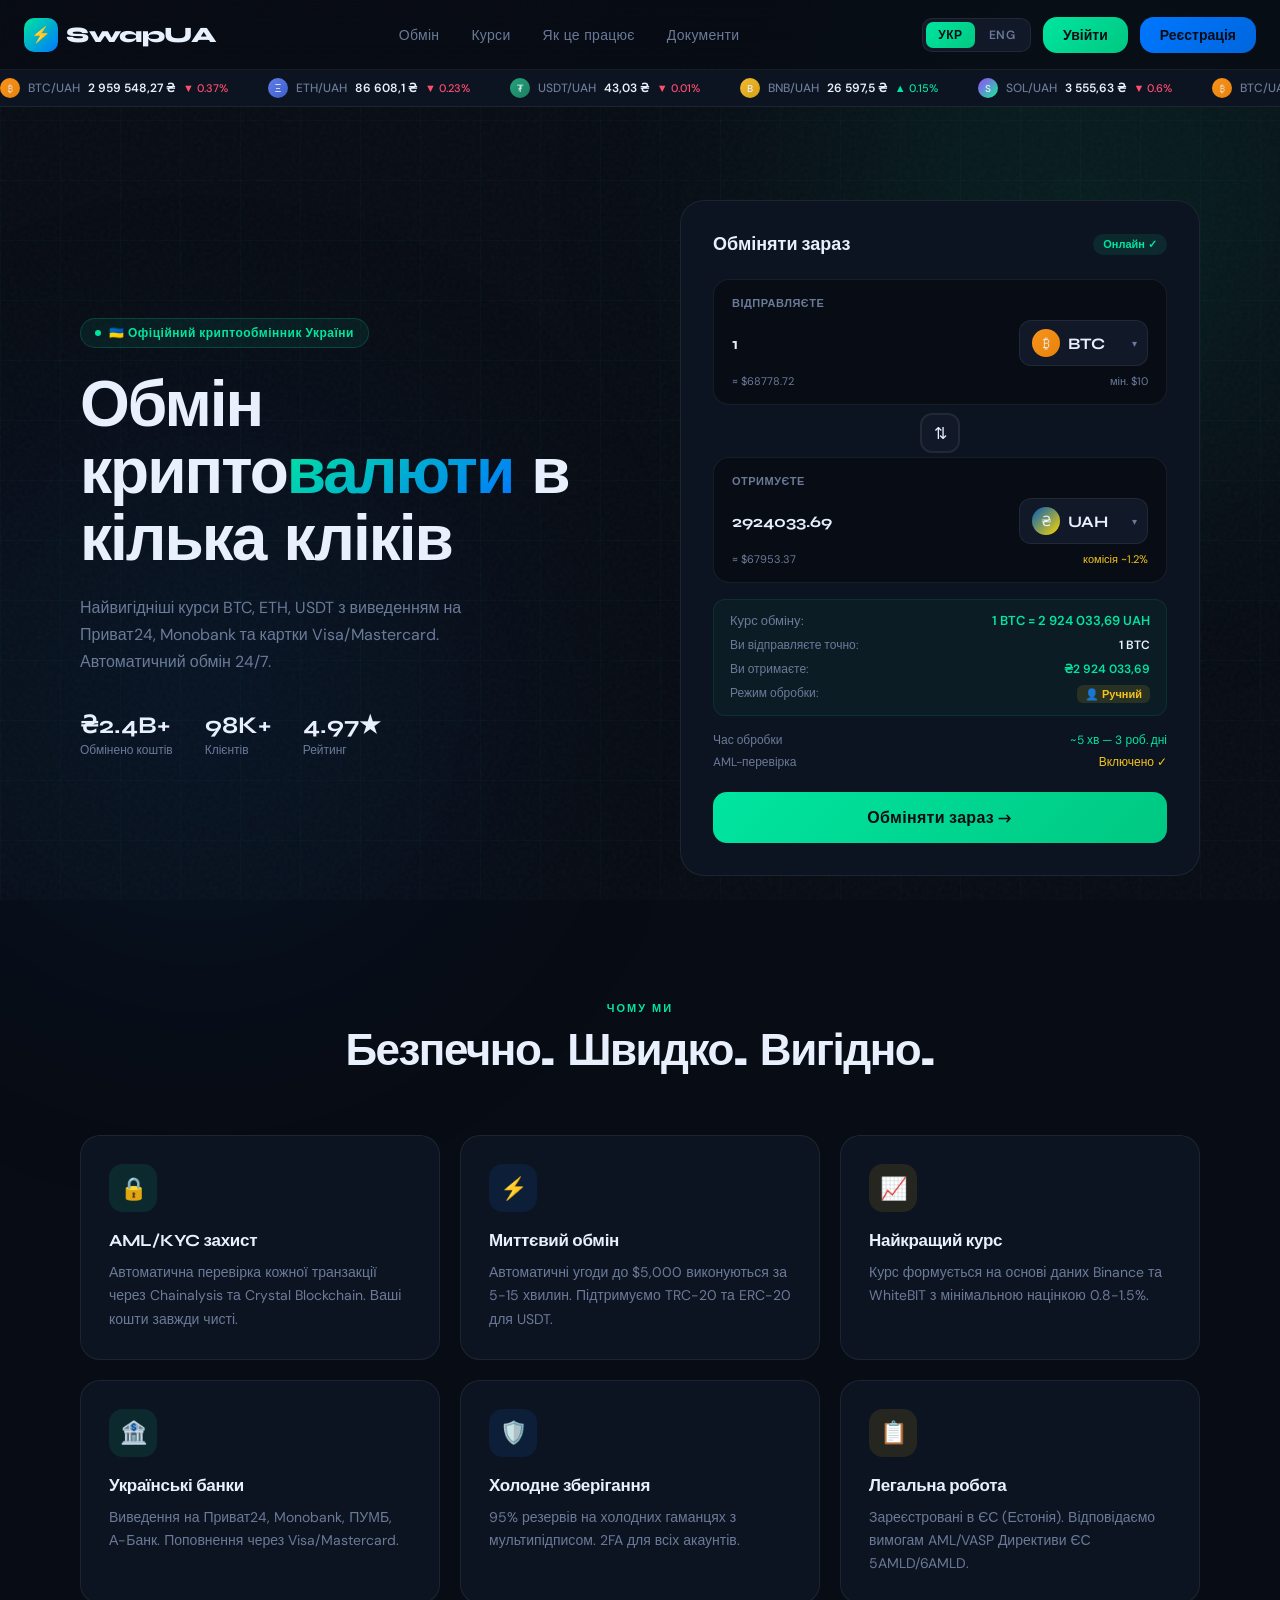
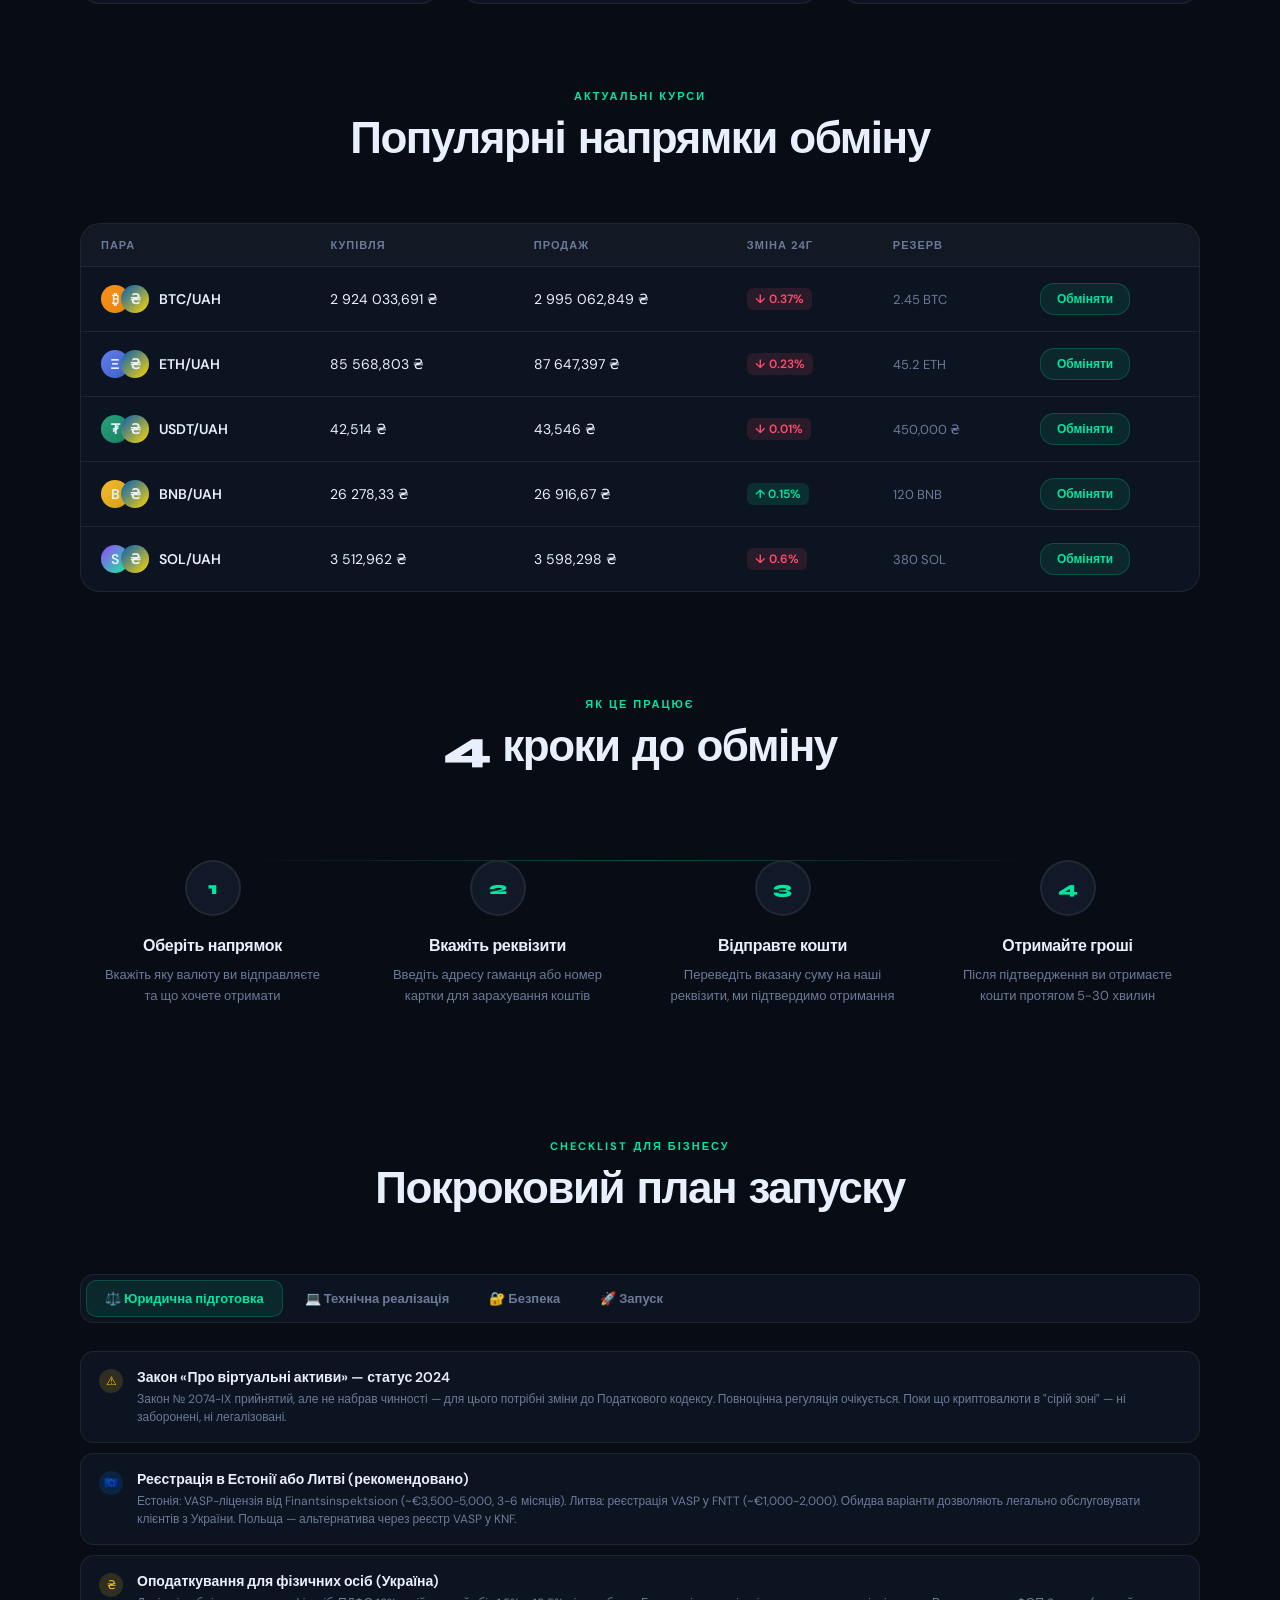
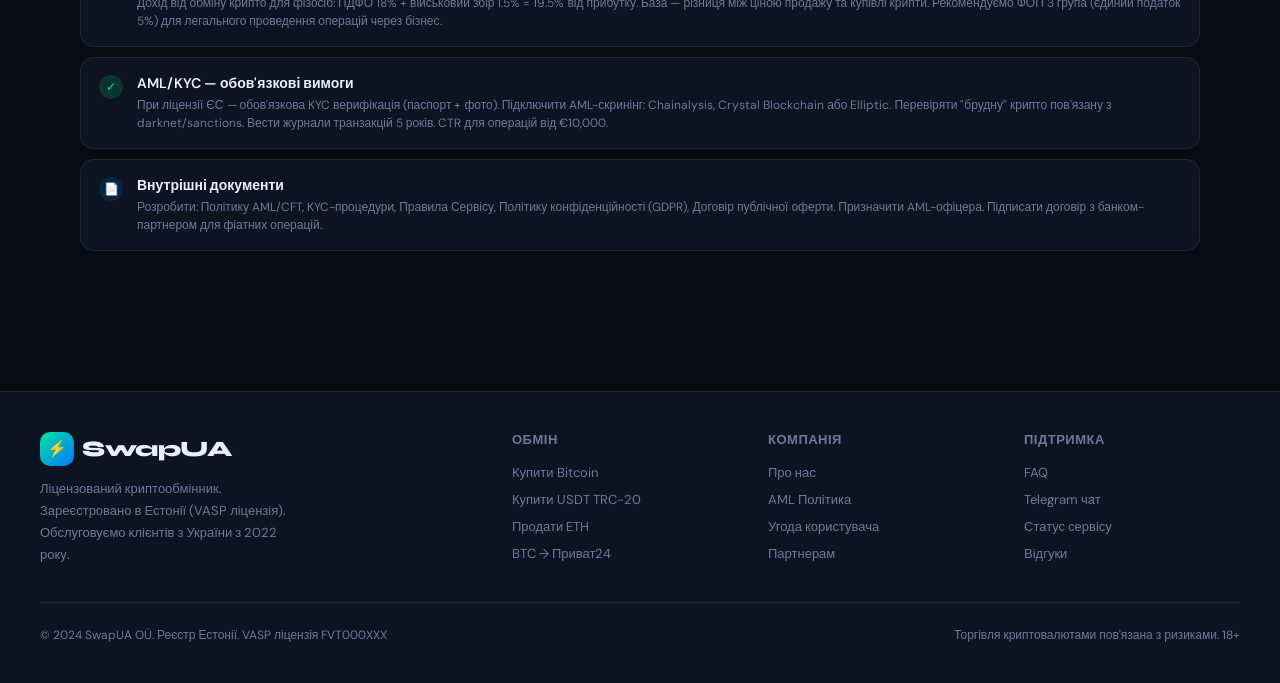
<file: index-1.html>
<!DOCTYPE html>
<html lang="uk">
<head>
<meta charset="UTF-8">
<meta name="viewport" content="width=device-width, initial-scale=1.0, viewport-fit=cover">
<meta name="apple-mobile-web-app-capable" content="yes">
<meta name="apple-mobile-web-app-status-bar-style" content="black-translucent">
<title>SwapUA — Криптообмінник</title>
<link href="https://fonts.googleapis.com/css2?family=Syne:wght@400;600;700;800&family=DM+Sans:wght@300;400;500&display=swap" rel="stylesheet">
<link rel="stylesheet" href="style.css">
</head>
<body>

<div class="grid-bg"></div>
<div class="aurora aurora-1"></div>
<div class="aurora aurora-2"></div>

<!-- HEADER -->
<header>
  <a href="#" class="logo">
    <div class="logo-icon">⚡</div>
    SwapUA
  </a>

  <nav>
    <a href="#exchange" data-i18n="nav_exchange">Обмін</a>
    <a href="#rates" data-i18n="nav_rates">Курси</a>
    <a href="#how" data-i18n="nav_how">Як це працює</a>
    <a href="#legal" data-i18n="nav_legal">Документи</a>
  </nav>

  <div class="header-right">
    <div class="lang-switcher">
      <button class="lang-btn active" onclick="setLang('uk')">УКР</button>
      <button class="lang-btn" onclick="setLang('en')">ENG</button>
    </div>
    <button class="btn-primary" id="header-login-btn" onclick="openModal('login')" data-i18n="btn_login">Увійти</button>
    <button class="btn-primary" id="header-reg-btn" style="background: linear-gradient(135deg, var(--accent2), #0066dd);" onclick="openModal('register')" data-i18n="btn_register">Реєстрація</button>

    <!-- User menu (shown after login) -->
    <div id="header-user-menu" style="display:none;align-items:center;gap:10px">
      <button onclick="openWallet()" style="padding:8px 12px;background:rgba(0,119,255,0.1);border:1px solid rgba(0,119,255,0.25);border-radius:10px;color:var(--accent2);font-size:12px;font-weight:600;cursor:pointer;transition:all 0.2s;font-family:DM Sans,sans-serif" title="Гаманець">💼 Гаманець</button>
      <div onclick="openCabinet()" style="display:flex;align-items:center;gap:8px;cursor:pointer;padding:6px 12px;background:var(--surface2);border:1px solid var(--border);border-radius:12px;transition:all 0.2s" onmouseover="this.style.borderColor='rgba(0,229,160,0.4)'" onmouseout="this.style.borderColor='var(--border)'">
        <div id="header-avatar" class="user-avatar" style="width:30px;height:30px;font-size:11px;font-weight:800">??</div>
        <span id="header-username" style="font-size:13px;font-weight:600;max-width:90px;overflow:hidden;text-overflow:ellipsis;white-space:nowrap">User</span>
        <span id="header-role-badge" style="display:none;font-size:9px;background:rgba(255,77,109,0.2);color:#ff4d6d;padding:2px 6px;border-radius:4px;font-weight:700">ADMIN</span>
      </div>
    </div>
  </div>
</header>

<!-- TICKER -->
<div class="ticker-bar">
  <div class="ticker-inner" id="ticker">
    <!-- JS fills -->
  </div>
</div>

<main>
  <!-- HERO -->
  <section class="hero" id="exchange">
    <div class="hero-left">
      <div class="hero-label" data-i18n="hero_badge">🇺🇦 Офіційний криптообмінник України</div>
      <h1 data-i18n-html="hero_title">Обмін крипто<span>валюти</span> в кілька кліків</h1>
      <p class="hero-desc" data-i18n="hero_desc">Найвигідніші курси BTC, ETH, USDT з виведенням на Приват24, Monobank та картки Visa/Mastercard. Автоматичний обмін 24/7.</p>
      <div class="hero-stats">
        <div class="stat">
          <div class="stat-val">₴2.4B+</div>
          <div class="stat-lbl" data-i18n="stat1">Обмінено коштів</div>
        </div>
        <div class="stat">
          <div class="stat-val">98K+</div>
          <div class="stat-lbl" data-i18n="stat2">Клієнтів</div>
        </div>
        <div class="stat">
          <div class="stat-val">4.97★</div>
          <div class="stat-lbl" data-i18n="stat3">Рейтинг</div>
        </div>
      </div>
    </div>

    <!-- EXCHANGE WIDGET -->
    <div class="exchange-card" id="exchange-widget">
      <div class="card-title">
        <span data-i18n="widget_title">Обміняти зараз</span>
        <span class="card-badge" data-i18n="widget_badge">Онлайн ✓</span>
      </div>

      <div class="swap-field">
        <label data-i18n="give">ВІДПРАВЛЯЄТЕ</label>
        <div class="field-inner">
          <input type="number" id="fromAmount" placeholder="0.00" oninput="calcExchange('from')" value="1">
          <div class="currency-select">
            <div class="coin-icon btc" id="fromIcon">₿</div>
            <select id="fromCurrency" onchange="updateRate()">
              <option value="BTC">BTC</option>
              <option value="ETH">ETH</option>
              <option value="USDT">USDT</option>
              <option value="BNB">BNB</option>
              <option value="SOL">SOL</option>
              <option value="UAH">UAH</option>
            </select>
            <span class="select-arrow">▾</span>
          </div>
        </div>
        <div class="field-balance" style="justify-content:space-between">
          <span id="from-usd-equiv" style="color:var(--muted);font-size:11px">≈ $0.00</span>
          <span style="color:var(--muted);font-size:11px" data-i18n="min_sum_hint">мін. $10</span>
        </div>
      </div>

      <div class="swap-arrow-wrap">
        <div class="swap-arrow" onclick="swapCurrencies()" title="Поміняти місцями">⇅</div>
      </div>

      <div class="swap-field">
        <label data-i18n="get">ОТРИМУЄТЕ</label>
        <div class="field-inner">
          <input type="number" id="toAmount" placeholder="0.00" oninput="calcExchange('to')">
          <div class="currency-select">
            <div class="coin-icon uah" id="toIcon">₴</div>
            <select id="toCurrency" onchange="updateRate()">
              <option value="UAH">UAH</option>
              <option value="BTC">BTC</option>
              <option value="ETH">ETH</option>
              <option value="USDT">USDT</option>
              <option value="BNB">BNB</option>
              <option value="SOL">SOL</option>
            </select>
            <span class="select-arrow">▾</span>
          </div>
        </div>
        <div class="field-balance" style="justify-content:space-between">
          <span id="to-usd-equiv" style="color:var(--muted);font-size:11px">≈ $0.00</span>
          <span style="color:var(--gold);font-size:11px" id="feeDisplay">комісія ~1.2%</span>
        </div>
      </div>

      <div class="rate-info" style="flex-direction:column;gap:8px;align-items:stretch">
        <div style="display:flex;justify-content:space-between;align-items:center">
          <span class="rate-label" data-i18n="rate_label">Курс обміну:</span>
          <span class="rate-val" id="rateDisplay">1 BTC = 3,998,000 UAH</span>
        </div>
        <div style="display:flex;justify-content:space-between;font-size:12px">
          <span style="color:var(--muted)">Ви відправляєте точно:</span>
          <span id="exact-send" style="color:var(--text);font-weight:600">—</span>
        </div>
        <div style="display:flex;justify-content:space-between;font-size:12px">
          <span style="color:var(--muted)">Ви отримаєте:</span>
          <span id="exact-get" style="color:var(--accent);font-weight:600">—</span>
        </div>
        <div style="display:flex;justify-content:space-between;font-size:12px">
          <span style="color:var(--muted)">Режим обробки:</span>
          <span id="mode-badge" style="font-weight:600;font-size:11px;padding:2px 8px;border-radius:6px;background:rgba(0,229,160,0.12);color:var(--accent)">⚡ Авто</span>
        </div>
      </div>

      <div class="fee-row"><span data-i18n="processing">Час обробки</span><span style="color:var(--accent)">~5 хв — 3 роб. дні</span></div>
      <div class="fee-row"><span data-i18n="aml">AML-перевірка</span><span style="color:var(--gold)" data-i18n="included">Включено ✓</span></div>

      <button class="submit-btn" onclick="startExchange()" data-i18n="btn_exchange">Обміняти зараз →</button>
    </div>
  </section>

  <!-- FEATURES -->
  <section class="features reveal" id="features">
    <div class="section-header">
      <div class="section-tag" data-i18n="why_tag">Чому ми</div>
      <h2 data-i18n="why_title">Безпечно. Швидко. Вигідно.</h2>
    </div>
    <div class="features-grid">
      <div class="feature-card">
        <div class="feature-icon" style="background:rgba(0,229,160,0.1)">🔒</div>
        <h3 data-i18n="f1_title">AML/KYC захист</h3>
        <p data-i18n="f1_desc">Автоматична перевірка кожної транзакції через Chainalysis та Crystal Blockchain. Ваші кошти завжди чисті.</p>
      </div>
      <div class="feature-card">
        <div class="feature-icon" style="background:rgba(0,119,255,0.1)">⚡</div>
        <h3 data-i18n="f2_title">Миттєвий обмін</h3>
        <p data-i18n="f2_desc">Автоматичні угоди до $5,000 виконуються за 5-15 хвилин. Підтримуємо TRC-20 та ERC-20 для USDT.</p>
      </div>
      <div class="feature-card">
        <div class="feature-icon" style="background:rgba(245,197,24,0.1)">📈</div>
        <h3 data-i18n="f3_title">Найкращий курс</h3>
        <p data-i18n="f3_desc">Курс формується на основі даних Binance та WhiteBIT з мінімальною націнкою 0.8-1.5%.</p>
      </div>
      <div class="feature-card">
        <div class="feature-icon" style="background:rgba(0,229,160,0.1)">🏦</div>
        <h3 data-i18n="f4_title">Українські банки</h3>
        <p data-i18n="f4_desc">Виведення на Приват24, Monobank, ПУМБ, А-Банк. Поповнення через Visa/Mastercard.</p>
      </div>
      <div class="feature-card">
        <div class="feature-icon" style="background:rgba(0,119,255,0.1)">🛡️</div>
        <h3 data-i18n="f5_title">Холодне зберігання</h3>
        <p data-i18n="f5_desc">95% резервів на холодних гаманцях з мультипідписом. 2FA для всіх акаунтів.</p>
      </div>
      <div class="feature-card">
        <div class="feature-icon" style="background:rgba(245,197,24,0.1)">📋</div>
        <h3 data-i18n="f6_title">Легальна робота</h3>
        <p data-i18n="f6_desc">Зареєстровані в ЄС (Естонія). Відповідаємо вимогам AML/VASP Директиви ЄС 5AMLD/6AMLD.</p>
      </div>
    </div>
  </section>

  <!-- RATES TABLE -->
  <section class="pairs-section reveal" id="rates">
    <div class="section-header">
      <div class="section-tag" data-i18n="rates_tag">Актуальні курси</div>
      <h2 data-i18n="rates_title">Популярні напрямки обміну</h2>
    </div>
    <div class="pairs-table">
      <table>
        <thead>
          <tr>
            <th data-i18n="th_pair">Пара</th>
            <th data-i18n="th_buy">Купівля</th>
            <th data-i18n="th_sell">Продаж</th>
            <th data-i18n="th_change">Зміна 24г</th>
            <th data-i18n="th_reserve">Резерв</th>
            <th></th>
          </tr>
        </thead>
        <tbody id="ratesTable">
          <!-- JS fills -->
        </tbody>
      </table>
    </div>
  </section>

  <!-- HOW IT WORKS -->
  <section class="steps-section reveal" id="how">
    <div class="section-header">
      <div class="section-tag" data-i18n="how_tag">Як це працює</div>
      <h2 data-i18n="how_title">4 кроки до обміну</h2>
    </div>
    <div class="steps-grid">
      <div class="step-card">
        <div class="step-num">1</div>
        <h3 data-i18n="s1_title">Оберіть напрямок</h3>
        <p data-i18n="s1_desc">Вкажіть яку валюту ви відправляєте та що хочете отримати</p>
      </div>
      <div class="step-card">
        <div class="step-num">2</div>
        <h3 data-i18n="s2_title">Вкажіть реквізити</h3>
        <p data-i18n="s2_desc">Введіть адресу гаманця або номер картки для зарахування коштів</p>
      </div>
      <div class="step-card">
        <div class="step-num">3</div>
        <h3 data-i18n="s3_title">Відправте кошти</h3>
        <p data-i18n="s3_desc">Переведіть вказану суму на наші реквізити, ми підтвердимо отримання</p>
      </div>
      <div class="step-card">
        <div class="step-num">4</div>
        <h3 data-i18n="s4_title">Отримайте гроші</h3>
        <p data-i18n="s4_desc">Після підтвердження ви отримаєте кошти протягом 5-30 хвилин</p>
      </div>
    </div>
  </section>

  <!-- LEGAL CHECKLIST -->
  <section class="legal-section reveal" id="legal">
    <div class="section-header">
      <div class="section-tag" data-i18n="legal_tag">Checklist для бізнесу</div>
      <h2 data-i18n="legal_title">Покроковий план запуску</h2>
    </div>

    <div class="tabs">
      <button class="tab-btn active" onclick="switchTab('legal-tab')" data-i18n="tab_legal">⚖️ Юридична підготовка</button>
      <button class="tab-btn" onclick="switchTab('tech-tab')" data-i18n="tab_tech">💻 Технічна реалізація</button>
      <button class="tab-btn" onclick="switchTab('security-tab')" data-i18n="tab_security">🔐 Безпека</button>
      <button class="tab-btn" onclick="switchTab('launch-tab')" data-i18n="tab_launch">🚀 Запуск</button>
    </div>

    <div id="legal-tab" class="tab-content active">
      <div class="checklist">
        <div class="check-item">
          <div class="check-icon warn">⚠</div>
          <div class="check-text">
            <strong data-i18n="l1_title">Закон «Про віртуальні активи» — статус 2024</strong>
            <span data-i18n="l1_desc">Закон № 2074-IX прийнятий, але не набрав чинності — для цього потрібні зміни до Податкового кодексу. Повноцінна регуляція очікується. Поки що криптовалюти в "сірій зоні" — ні заборонені, ні легалізовані.</span>
          </div>
        </div>
        <div class="check-item">
          <div class="check-icon info">🇪🇺</div>
          <div class="check-text">
            <strong data-i18n="l2_title">Реєстрація в Естонії або Литві (рекомендовано)</strong>
            <span data-i18n="l2_desc">Естонія: VASP-ліцензія від Finantsinspektsioon (~€3,500-5,000, 3-6 місяців). Литва: реєстрація VASP у FNTT (~€1,000-2,000). Обидва варіанти дозволяють легально обслуговувати клієнтів з України. Польща — альтернатива через реєстр VASP у KNF.</span>
          </div>
        </div>
        <div class="check-item">
          <div class="check-icon warn">₴</div>
          <div class="check-text">
            <strong data-i18n="l3_title">Оподаткування для фізичних осіб (Україна)</strong>
            <span data-i18n="l3_desc">Дохід від обміну крипто для фізосіб: ПДФО 18% + військовий збір 1.5% = 19.5% від прибутку. База — різниця між ціною продажу та купівлі крипти. Рекомендуємо ФОП 3 група (єдиний податок 5%) для легального проведення операцій через бізнес.</span>
          </div>
        </div>
        <div class="check-item">
          <div class="check-icon done">✓</div>
          <div class="check-text">
            <strong data-i18n="l4_title">AML/KYC — обов'язкові вимоги</strong>
            <span data-i18n="l4_desc">При ліцензії ЄС — обов'язкова KYC верифікація (паспорт + фото). Підключити AML-скринінг: Chainalysis, Crystal Blockchain або Elliptic. Перевіряти "брудну" крипто пов'язану з darknet/sanctions. Вести журнали транзакцій 5 років. CTR для операцій від €10,000.</span>
          </div>
        </div>
        <div class="check-item">
          <div class="check-icon info">📄</div>
          <div class="check-text">
            <strong data-i18n="l5_title">Внутрішні документи</strong>
            <span data-i18n="l5_desc">Розробити: Політику AML/CFT, KYC-процедури, Правила Сервісу, Політику конфіденційності (GDPR), Договір публічної оферти. Призначити AML-офіцера. Підписати договір з банком-партнером для фіатних операцій.</span>
          </div>
        </div>
      </div>
    </div>

    <div id="tech-tab" class="tab-content">
      <div class="checklist">
        <div class="check-item">
          <div class="check-icon info">🏗️</div>
          <div class="check-text">
            <strong data-i18n="t1_title">Вибір архітектури: White Label vs власна розробка</strong>
            <span data-i18n="t1_desc">White Label (BoxExchanger, Merkeleon): $2,000-8,000, запуск за 2-4 тижні. Власна розробка: від $50,000+, 6-12 місяців. Рекомендація: на старті — White Label рішення для перевірки бізнес-моделі, потім власна розробка.</span>
          </div>
        </div>
        <div class="check-item">
          <div class="check-icon done">✓</div>
          <div class="check-text">
            <strong data-i18n="t2_title">Стек технологій</strong>
            <span data-i18n="t2_desc">Backend: Laravel (PHP) або Node.js + TypeScript. Frontend: React.js / Next.js. БД: PostgreSQL + Redis (кешування курсів). Блокчейн: BitcoinCore, Geth (Ethereum), TRON Full Node. Платіжні шлюзи: WayForPay, LiqPay, Plata (UA). Хостинг: AWS Frankfurt або Hetzner (Фінляндія) для GDPR.</span>
          </div>
        </div>
        <div class="check-item">
          <div class="check-icon done">✓</div>
          <div class="check-text">
            <strong data-i18n="t3_title">Модуль гаманців та резервів</strong>
            <span data-i18n="t3_desc">Гарячі гаманці: 5-10% резервів для автоматичних виплат. Холодні гаманці: 90-95% резервів на апаратних гаманцях (Ledger/Trezor) з multisig 2-of-3. Підтримка мереж: BTC (SegWit), ETH (ERC-20), TRON (TRC-20), BNB Smart Chain. Автоматичне поповнення гарячих гаманців.</span>
          </div>
        </div>
        <div class="check-item">
          <div class="check-icon info">💰</div>
          <div class="check-text">
            <strong data-i18n="t4_title">Курсоутворення та ліквідність</strong>
            <span data-i18n="t4_desc">Підключити API: Binance, WhiteBIT, Bybit для отримання ринкових курсів (WebSocket). Додати спред 0.8-2% (залежно від обсягу). Для великих угод ($10K+) — ручний режим з OTC-деском. API агрегатор: CoinGecko або CoinMarketCap для резервних даних.</span>
          </div>
        </div>
      </div>
    </div>

    <div id="security-tab" class="tab-content">
      <div class="checklist">
        <div class="check-item">
          <div class="check-icon done">✓</div>
          <div class="check-text">
            <strong data-i18n="sec1_title">Двофакторна автентифікація (2FA)</strong>
            <span data-i18n="sec1_desc">Обов'язкова 2FA для адмінів через TOTP (Google Authenticator). Рекомендована для клієнтів при виведенні від $500. Апаратні ключі (YubiKey) для серверного доступу. SMS-верифікація як резервний метод.</span>
          </div>
        </div>
        <div class="check-item">
          <div class="check-icon done">✓</div>
          <div class="check-text">
            <strong data-i18n="sec2_title">Захист від DDoS та атак</strong>
            <span data-i18n="sec2_desc">Cloudflare Pro/Business план (від $20/місяць) — DDoS L3/L4/L7. WAF (Web Application Firewall) для захисту від SQL-ін'єкцій та XSS. Rate limiting на API (max 100 req/хв на IP). Окремий сервер для адмін-панелі (whitelist IP). SSL/TLS 1.3 обов'язково.</span>
          </div>
        </div>
        <div class="check-item">
          <div class="check-icon warn">🔑</div>
          <div class="check-text">
            <strong data-i18n="sec3_title">Управління приватними ключами</strong>
            <span data-i18n="sec3_desc">Multisig схема: 2-of-3 підписи для виведення з холодних гаманців. Зберігання seed-фраз в HSM (Hardware Security Module) або розподілено між засновниками. Ніколи не зберігати ключі на онлайн-серверах. Щомісячний аудит гаманців.</span>
          </div>
        </div>
        <div class="check-item">
          <div class="check-icon info">📊</div>
          <div class="check-text">
            <strong data-i18n="sec4_title">Моніторинг та аудит</strong>
            <span data-i18n="sec4_desc">Система алертів: сповіщення при аномальних транзакціях (Telegram-бот). Логування всіх дій адмінів. Щоквартальний pentest від незалежної компанії. Програма Bug Bounty для пошуку вразливостей. Резервне копіювання БД щогодини.</span>
          </div>
        </div>
      </div>
    </div>

    <div id="launch-tab" class="tab-content">
      <div class="checklist">
        <div class="check-item">
          <div class="check-icon info">🎯</div>
          <div class="check-text">
            <strong data-i18n="la1_title">SEO для українського ринку</strong>
            <span data-i18n="la1_desc">URL структура: /купити-btc-грн, /продати-usdt-trc20, /обмін-eth-на-гривню. Ключові слова: "криптообмінник Україна", "купити біткоін за гривню", "USDT TRC20 Приват24". Реєстрація в агрегаторах: BestChange, Obmify, Kurs.expert. Локальне SEO — Google Business Profile.</span>
          </div>
        </div>
        <div class="check-item">
          <div class="check-icon done">✓</div>
          <div class="check-text">
            <strong data-i18n="la2_title">Агрегатори та моніторинги</strong>
            <span data-i18n="la2_desc">Підключитися до BestChange (найбільший агрегатор в СНД/UA): реєстрація + верифікація резервів. Obmify, Сhanger.com, ExchangeSumo. Підтримувати актуальні курси через XML/JSON API feed кожні 30 секунд. Рейтинг залежить від відгуків — стимулювати клієнтів.</span>
          </div>
        </div>
        <div class="check-item">
          <div class="check-icon done">✓</div>
          <div class="check-text">
            <strong data-i18n="la3_title">Маркетинг та партнерська програма</strong>
            <span data-i18n="la3_desc">Реферальна програма: 0.3-0.5% від обсягу залученого клієнта. Telegram-канал з курсами та новинами. Партнерство з Ukrainian crypto-спільнотами (Cryptoukraine, UAH crypto). Google Ads на брендові та транзакційні запити. Бонус 50 грн за перший обмін.</span>
          </div>
        </div>
        <div class="check-item">
          <div class="check-icon warn">📞</div>
          <div class="check-text">
            <strong data-i18n="la4_title">Підтримка клієнтів</strong>
            <span data-i18n="la4_desc">Live-chat на сайті (Intercom або Crisp). Telegram-бот для перевірки статусу угоди. Підтримка 24/7 або 9:00-22:00. SLA: відповідь протягом 15 хвилин. Публічна сторінка status.swapua.com для відстеження доступності сервісу.</span>
          </div>
        </div>
      </div>
    </div>
  </section>
</main>

<!-- FOOTER -->
<footer>
  <div class="footer-inner">
    <div class="footer-brand">
      <a href="#" class="logo" style="text-decoration:none;">
        <div class="logo-icon">⚡</div>
        SwapUA
      </a>
      <p data-i18n="footer_desc">Ліцензований криптообмінник. Зареєстровано в Естонії (VASP ліцензія). Обслуговуємо клієнтів з України з 2022 року.</p>
    </div>
    <div class="footer-col">
      <h4 data-i18n="footer_exchange">Обмін</h4>
      <a href="#" data-i18n="fc1_1">Купити Bitcoin</a>
      <a href="#" data-i18n="fc1_2">Купити USDT TRC-20</a>
      <a href="#" data-i18n="fc1_3">Продати ETH</a>
      <a href="#" data-i18n="fc1_4">BTC → Приват24</a>
    </div>
    <div class="footer-col">
      <h4 data-i18n="footer_company">Компанія</h4>
      <a href="#" data-i18n="fc2_1">Про нас</a>
      <a href="#" data-i18n="fc2_2">AML Політика</a>
      <a href="#" data-i18n="fc2_3">Угода користувача</a>
      <a href="#" data-i18n="fc2_4">Партнерам</a>
    </div>
    <div class="footer-col">
      <h4 data-i18n="footer_support">Підтримка</h4>
      <a href="#" data-i18n="fc3_1">FAQ</a>
      <a href="#" data-i18n="fc3_2">Telegram чат</a>
      <a href="#" data-i18n="fc3_3">Статус сервісу</a>
      <a href="#" data-i18n="fc3_4">Відгуки</a>
    </div>
  </div>
  <div class="footer-bottom">
    <span data-i18n="footer_copy">© 2024 SwapUA OÜ. Реєстр Естонії. VASP ліцензія FVT000XXX</span>
    <span data-i18n="footer_risk">Торгівля криптовалютами пов'язана з ризиками. 18+</span>
  </div>
</footer>

<!-- ══════════════ MODAL: LOGIN ══════════════ -->
<div class="modal-overlay" id="modal-login">
  <div class="modal" style="max-width:420px">
    <button class="modal-close" onclick="closeModal('login')">×</button>
    <div style="text-align:center;margin-bottom:24px">
      <div style="width:52px;height:52px;background:linear-gradient(135deg,var(--accent),var(--accent2));border-radius:16px;display:flex;align-items:center;justify-content:center;font-size:24px;margin:0 auto 12px">🔐</div>
      <h2 style="font-family:Syne,sans-serif;font-size:22px;font-weight:800;letter-spacing:-0.5px" data-i18n="login_title">Увійти</h2>
      <p style="font-size:13px;color:var(--muted);margin-top:4px" data-i18n="login_desc">Раді вас бачити знову!</p>
    </div>
    <div class="form-group">
      <label data-i18n="email">Email</label>
      <input type="email" id="login-email" placeholder="your@email.com" oninput="clearFormError('login-error')">
    </div>
    <div class="form-group" style="position:relative">
      <label data-i18n="password">Пароль</label>
      <input type="password" id="login-password" placeholder="••••••••" oninput="clearFormError('login-error')" onkeydown="if(event.key==='Enter')doLogin()">
      <span onclick="togglePass('login-password',this)" style="position:absolute;right:14px;top:38px;cursor:pointer;color:var(--muted);font-size:16px;user-select:none">👁</span>
    </div>
    <div id="login-error" class="form-error" style="display:none"></div>
    <button class="submit-btn" onclick="doLogin()" id="login-submit-btn" data-i18n="btn_login">Увійти</button>
    <div style="text-align:center;margin-top:16px;font-size:13px;color:var(--muted)">
      Немає акаунту? <span onclick="switchModal('login','register')" style="color:var(--accent);cursor:pointer;font-weight:600">Зареєструватись</span>
    </div>
  </div>
</div>

<!-- ══════════════ MODAL: REGISTER ══════════════ -->
<div class="modal-overlay" id="modal-register">
  <div class="modal" style="max-width:460px">
    <button class="modal-close" onclick="closeModal('register')">×</button>
    <div style="text-align:center;margin-bottom:24px">
      <div style="width:52px;height:52px;background:linear-gradient(135deg,var(--accent),var(--accent2));border-radius:16px;display:flex;align-items:center;justify-content:center;font-size:24px;margin:0 auto 12px">🚀</div>
      <h2 style="font-family:Syne,sans-serif;font-size:22px;font-weight:800;letter-spacing:-0.5px" data-i18n="reg_title">Реєстрація</h2>
      <p style="font-size:13px;color:var(--muted);margin-top:4px" data-i18n="reg_desc">Створіть акаунт та отримайте бонус ₴50</p>
    </div>
    <div style="display:grid;grid-template-columns:1fr 1fr;gap:12px">
      <div class="form-group">
        <label>Ім'я *</label>
        <input type="text" id="reg-firstname" placeholder="Іван" oninput="clearFormError('reg-error')">
      </div>
      <div class="form-group">
        <label>Прізвище *</label>
        <input type="text" id="reg-lastname" placeholder="Петренко" oninput="clearFormError('reg-error')">
      </div>
    </div>
    <div class="form-group">
      <label>Email *</label>
      <input type="email" id="reg-email" placeholder="your@email.com" oninput="clearFormError('reg-error')">
    </div>
    <div class="form-group">
      <label>Номер телефону</label>
      <input type="tel" id="reg-phone" placeholder="+380 XX XXX XX XX">
    </div>
    <div class="form-group" style="position:relative">
      <label>Пароль * <span style="color:var(--muted);font-weight:400;font-size:11px">(мін. 8 символів, 1 велика, 1 цифра)</span></label>
      <input type="password" id="reg-password" placeholder="••••••••" oninput="checkPasswordStrength(this.value);clearFormError('reg-error')">
      <span onclick="togglePass('reg-password',this)" style="position:absolute;right:14px;top:38px;cursor:pointer;color:var(--muted);font-size:16px;user-select:none">👁</span>
    </div>
    <div id="pw-strength-bar" style="height:4px;border-radius:4px;background:var(--border);margin:-6px 0 12px;overflow:hidden">
      <div id="pw-strength-fill" style="height:100%;width:0%;transition:width 0.3s,background 0.3s;border-radius:4px"></div>
    </div>
    <div class="form-group" style="position:relative">
      <label>Підтвердити пароль *</label>
      <input type="password" id="reg-password2" placeholder="••••••••" oninput="clearFormError('reg-error')" onkeydown="if(event.key==='Enter')doRegister()">
      <span onclick="togglePass('reg-password2',this)" style="position:absolute;right:14px;top:38px;cursor:pointer;color:var(--muted);font-size:16px;user-select:none">👁</span>
    </div>
    <div class="form-group">
      <label style="display:flex;align-items:flex-start;gap:8px;cursor:pointer;font-weight:400;text-transform:none;letter-spacing:0;font-size:12px;color:var(--muted)">
        <input type="checkbox" id="reg-terms" style="margin-top:2px;accent-color:var(--accent)">
        Я погоджуюсь з <span style="color:var(--accent);margin:0 3px;cursor:pointer">Умовами використання</span> та <span style="color:var(--accent);margin:0 3px;cursor:pointer">Політикою конфіденційності</span>
      </label>
    </div>
    <div id="reg-error" class="form-error" style="display:none"></div>
    <button class="submit-btn" onclick="doRegister()" id="reg-submit-btn">Зареєструватися 🎉</button>
    <div style="text-align:center;margin-top:16px;font-size:13px;color:var(--muted)">
      Вже є акаунт? <span onclick="switchModal('register','login')" style="color:var(--accent);cursor:pointer;font-weight:600">Увійти</span>
    </div>
  </div>
</div>

<!-- ══════════════ MODAL: USER CABINET ══════════════ -->
<div class="modal-overlay" id="modal-cabinet">
  <div class="modal" style="max-width:540px">
    <button class="modal-close" onclick="closeModal('cabinet')">×</button>
    <div id="cabinet-content"></div>
  </div>
</div>

<!-- ══════════════ MODAL: ADMIN PANEL ══════════════ -->
<div class="modal-overlay" id="modal-admin">
  <div class="modal" style="max-width:700px;max-height:85vh;overflow-y:auto">
    <button class="modal-close" onclick="closeModal('admin')">×</button>
    <div style="display:flex;align-items:center;gap:12px;margin-bottom:24px">
      <div style="width:44px;height:44px;background:linear-gradient(135deg,#ff4d6d,#c9184a);border-radius:12px;display:flex;align-items:center;justify-content:center;font-size:20px">🛡️</div>
      <div>
        <h2 style="font-family:Syne,sans-serif;font-size:20px;font-weight:800;letter-spacing:-0.5px">Адмін-панель</h2>
        <p style="font-size:12px;color:var(--muted)">База користувачів SwapUA</p>
      </div>
      <button onclick="exportUsers()" style="margin-left:auto;padding:8px 14px;background:rgba(0,229,160,0.1);border:1px solid rgba(0,229,160,0.3);border-radius:10px;color:var(--accent);font-size:12px;font-weight:600;cursor:pointer">⬇ Експорт JSON</button>
    </div>
    <div id="admin-stats" style="display:grid;grid-template-columns:repeat(3,1fr);gap:12px;margin-bottom:20px"></div>
    <input type="text" id="admin-search" placeholder="🔍 Пошук по імені або email..." oninput="renderAdminTable()" style="width:100%;padding:10px 14px;background:var(--bg);border:1px solid var(--border);border-radius:10px;color:var(--text);font-size:13px;outline:none;margin-bottom:14px">
    <div id="admin-table"></div>
  </div>
</div>

<!-- ══════════════ MODAL: ORDER FORM ══════════════ -->
<div class="modal-overlay" id="modal-order">
  <div class="modal" style="max-width:500px;max-height:92vh;overflow-y:auto;padding:0">

    <!-- Header gradient -->
    <div style="background:linear-gradient(135deg,#0d2137,#091420);border-radius:24px 24px 0 0;padding:28px 28px 24px;border-bottom:1px solid var(--border)">
      <div style="display:flex;align-items:flex-start;justify-content:space-between;gap:12px">
        <div>
          <div style="display:inline-flex;align-items:center;gap:6px;background:rgba(0,229,160,0.1);border:1px solid rgba(0,229,160,0.2);border-radius:100px;padding:4px 12px;font-size:11px;font-weight:700;color:var(--accent);margin-bottom:10px">
            <span style="width:6px;height:6px;background:var(--accent);border-radius:50%;animation:blink 1.5s infinite"></span>
            Нова заявка
          </div>
          <h2 style="font-family:Syne,sans-serif;font-size:20px;font-weight:800;letter-spacing:-0.5px;margin-bottom:6px">Заповніть форму заявки</h2>
          <p style="font-size:12px;color:var(--muted);line-height:1.5">Вкажіть контактні дані та реквізити для отримання коштів</p>
        </div>
        <button class="modal-close" onclick="closeModal('order')" style="position:static;flex-shrink:0">×</button>
      </div>

      <!-- Order summary strip -->
      <div id="order-summary-strip" style="display:flex;align-items:center;justify-content:space-between;background:rgba(0,0,0,0.3);border:1px solid var(--border);border-radius:14px;padding:14px 16px;margin-top:16px;gap:8px;flex-wrap:wrap">
        <div style="text-align:center">
          <div style="font-size:10px;color:var(--muted);font-weight:600;text-transform:uppercase;letter-spacing:0.5px;margin-bottom:4px">Відправляєте</div>
          <div id="ord-from" style="font-family:Syne,sans-serif;font-size:16px;font-weight:800;color:var(--text)">—</div>
        </div>
        <div style="font-size:22px;color:var(--muted)">→</div>
        <div style="text-align:center">
          <div style="font-size:10px;color:var(--muted);font-weight:600;text-transform:uppercase;letter-spacing:0.5px;margin-bottom:4px">Отримуєте</div>
          <div id="ord-to" style="font-family:Syne,sans-serif;font-size:16px;font-weight:800;color:var(--accent)">—</div>
        </div>
        <div style="text-align:center">
          <div style="font-size:10px;color:var(--muted);font-weight:600;text-transform:uppercase;letter-spacing:0.5px;margin-bottom:4px">Курс</div>
          <div id="ord-rate" style="font-size:12px;font-weight:600;color:var(--text)">—</div>
        </div>
        <div id="ord-mode-wrap" style="text-align:center">
          <div style="font-size:10px;color:var(--muted);font-weight:600;text-transform:uppercase;letter-spacing:0.5px;margin-bottom:4px">Режим</div>
          <div id="ord-mode" style="font-size:11px;font-weight:700;padding:3px 10px;border-radius:6px">—</div>
        </div>
      </div>
    </div>

    <div style="padding:24px 28px">

      <!-- Info box -->
      <div style="background:rgba(245,197,24,0.06);border:1px solid rgba(245,197,24,0.2);border-radius:14px;padding:16px;margin-bottom:22px">
        <div style="font-size:13px;font-weight:700;color:var(--gold);margin-bottom:10px">ℹ️ Умови обробки заявки</div>
        <div style="font-size:12px;color:var(--muted);line-height:1.8">
          Обмін працює в <strong style="color:var(--text)">автоматичному режимі</strong> за умови:
          <ul style="margin:6px 0 6px 16px;list-style:disc">
            <li>відправили <strong style="color:var(--accent)">точну суму</strong>, зазначену в заявці</li>
            <li>сума <strong style="color:var(--accent)">не перевищує 3 000 USD/USDT</strong> в еквіваленті при отриманні</li>
          </ul>
          В інших випадках — <strong style="color:var(--text)">ручне опрацювання</strong> (у робочий час).
        </div>
        <div style="margin-top:12px;padding:10px 14px;background:rgba(255,77,109,0.08);border:1px solid rgba(255,77,109,0.2);border-radius:10px">
          <div style="font-size:12px;font-weight:700;color:#ff4d6d;margin-bottom:4px">⚠️ Увага!</div>
          <div style="font-size:12px;color:var(--muted);line-height:1.6">Гроші можуть зараховуватись на картки від <strong style="color:var(--text)">5 хвилин до 3 робочих днів!</strong></div>
        </div>
        <div style="margin-top:10px;display:flex;gap:16px;font-size:12px;color:var(--muted)">
          <span>🕐 <strong style="color:var(--text)">Пн–Пт:</strong> 09:30–18:30</span>
          <span>🚫 <strong style="color:var(--text)">Сб, Нд:</strong> вихідний</span>
        </div>
      </div>

      <!-- Contact fields -->
      <div style="font-size:12px;font-weight:700;letter-spacing:0.5px;text-transform:uppercase;color:var(--muted);margin-bottom:12px">Контактні дані</div>

      <div class="form-group">
        <label>Електронна пошта *</label>
        <input type="email" id="ord-email" placeholder="your@email.com" oninput="clearFormError('ord-error')" style="background:var(--bg)">
      </div>

      <div class="form-group">
        <label>Номер телефону *</label>
        <div style="position:relative">
          <span style="position:absolute;left:14px;top:50%;transform:translateY(-50%);color:var(--muted);font-size:14px">🇺🇦</span>
          <input type="tel" id="ord-phone" placeholder="+380 XX XXX XX XX" oninput="clearFormError('ord-error')" style="padding-left:42px;width:100%;padding-top:12px;padding-bottom:12px;padding-right:14px;background:var(--bg);border:1px solid var(--border);border-radius:12px;color:var(--text);font-family:DM Sans,sans-serif;font-size:14px;outline:none;transition:border-color 0.2s,box-shadow 0.2s" onfocus="this.style.borderColor='rgba(0,229,160,0.4)';this.style.boxShadow='0 0 0 3px rgba(0,229,160,0.06)'" onblur="this.style.borderColor='var(--border)';this.style.boxShadow='none'">
        </div>
      </div>

      <!-- Card number for receiving -->
      <div style="font-size:12px;font-weight:700;letter-spacing:0.5px;text-transform:uppercase;color:var(--muted);margin-bottom:12px;margin-top:4px">Реквізити для отримання</div>

      <div class="form-group" id="ord-card-group">
        <label id="ord-card-label">Номер банківської картки *</label>
        <div style="position:relative">
          <input type="text" id="ord-card" maxlength="19" placeholder="0000 0000 0000 0000" oninput="formatOrdCard(this);clearFormError('ord-error')" style="width:100%;padding:12px 44px 12px 14px;background:var(--bg);border:1px solid var(--border);border-radius:12px;color:var(--text);font-family:Syne,sans-serif;font-size:16px;font-weight:600;letter-spacing:2px;outline:none;transition:border-color 0.2s,box-shadow 0.2s" onfocus="this.style.borderColor='rgba(0,229,160,0.4)';this.style.boxShadow='0 0 0 3px rgba(0,229,160,0.06)'" onblur="this.style.borderColor='var(--border)';this.style.boxShadow='none'">
          <div style="position:absolute;right:12px;top:50%;transform:translateY(-50%);display:flex;gap:4px">
            <span style="background:#1a1f2e;border-radius:3px;padding:1px 5px;font-size:9px;color:#0070ba;font-weight:800">VISA</span>
            <span style="background:#1a1f2e;border-radius:3px;padding:1px 5px;font-size:9px;color:#eb001b;font-weight:800">MC</span>
          </div>
        </div>
        <div style="font-size:11px;color:var(--muted);margin-top:5px;padding:0 2px">Картка українського банку для зарахування коштів</div>
      </div>

      <!-- Crypto address (shown when receiving crypto) -->
      <div class="form-group" id="ord-wallet-group" style="display:none">
        <label id="ord-wallet-label">Адреса крипто-гаманця *</label>
        <input type="text" id="ord-wallet" placeholder="0x... або bc1..." oninput="clearFormError('ord-error')" style="width:100%;padding:12px 14px;background:var(--bg);border:1px solid var(--border);border-radius:12px;color:var(--text);font-family:DM Sans,sans-serif;font-size:13px;outline:none;transition:border-color 0.2s" onfocus="this.style.borderColor='rgba(0,229,160,0.4)'" onblur="this.style.borderColor='var(--border)'">
        <div style="font-size:11px;color:var(--muted);margin-top:5px;padding:0 2px">Введіть адресу вашого гаманця для отримання крипти</div>
      </div>

      <div id="ord-error" class="form-error" style="display:none"></div>

      <!-- Terms -->
      <div style="background:rgba(255,255,255,0.02);border:1px solid var(--border);border-radius:12px;padding:14px;margin-bottom:18px;font-size:12px;line-height:1.7;color:var(--muted)">
        Натискаючи кнопку «Почати обмін» я погоджуюся з
        <a href="#" style="color:var(--accent);text-decoration:none;font-weight:600">Правилами користування сайтом</a>
        та
        <a href="#" style="color:var(--accent);text-decoration:none;font-weight:600">Політикою AML</a>,
        а також
        <a href="#" style="color:var(--accent);text-decoration:none;font-weight:600">Політикою конфіденційності</a>.
      </div>

      <button onclick="submitOrder()" id="ord-submit-btn" style="width:100%;padding:16px;background:linear-gradient(135deg,var(--accent),#00c882);color:#080c14;border:none;border-radius:14px;font-family:Syne,sans-serif;font-size:16px;font-weight:800;cursor:pointer;transition:all 0.3s;letter-spacing:0.2px;position:relative;overflow:hidden">
        <span>⚡ Почати обмін</span>
      </button>

    </div>
  </div>
</div>

<!-- ══════════════ MODAL: ORDER SUCCESS ══════════════ -->
<div class="modal-overlay" id="modal-order-success">
  <div class="modal" style="max-width:420px;text-align:center;padding:40px 32px">
    <div style="width:72px;height:72px;background:linear-gradient(135deg,var(--accent),#00c882);border-radius:50%;display:flex;align-items:center;justify-content:center;font-size:32px;margin:0 auto 20px;animation:logoPulse 2s ease-in-out infinite">✓</div>
    <h2 style="font-family:Syne,sans-serif;font-size:22px;font-weight:800;letter-spacing:-0.5px;margin-bottom:8px">Заявку прийнято!</h2>
    <p style="font-size:13px;color:var(--muted);line-height:1.7;margin-bottom:20px" id="success-desc">Ваша заявка зареєстрована. Деталі надіслано на email.</p>

    <div id="order-id-box" style="background:var(--bg);border:1px solid var(--border);border-radius:14px;padding:16px;margin-bottom:20px">
      <div style="font-size:11px;color:var(--muted);font-weight:600;text-transform:uppercase;letter-spacing:0.5px;margin-bottom:6px">Номер заявки</div>
      <div id="order-id-val" style="font-family:Syne,sans-serif;font-size:18px;font-weight:800;color:var(--accent);letter-spacing:1px">—</div>
    </div>

    <div id="order-details-box" style="background:var(--bg);border:1px solid var(--border);border-radius:14px;padding:16px;margin-bottom:24px;text-align:left;font-size:13px;display:grid;gap:8px">
    </div>

    <button onclick="closeModal('order-success')" style="width:100%;padding:14px;background:linear-gradient(135deg,var(--accent),#00c882);color:#080c14;border:none;border-radius:12px;font-family:Syne,sans-serif;font-size:14px;font-weight:700;cursor:pointer">Закрити</button>
  </div>
</div>

<!-- ══════════════ MODAL: WALLET ══════════════ -->
<div class="modal-overlay" id="modal-wallet">
  <div class="modal" style="max-width:620px;max-height:90vh;overflow-y:auto;padding:0">

    <!-- Wallet Header -->
    <div style="padding:28px 28px 0;position:sticky;top:0;background:var(--surface);z-index:10;border-radius:24px 24px 0 0">
      <div style="display:flex;align-items:center;justify-content:space-between;margin-bottom:20px">
        <div style="display:flex;align-items:center;gap:12px">
          <div style="width:44px;height:44px;background:linear-gradient(135deg,var(--accent),var(--accent2));border-radius:14px;display:flex;align-items:center;justify-content:center;font-size:20px">💼</div>
          <div>
            <h2 style="font-family:Syne,sans-serif;font-size:19px;font-weight:800;letter-spacing:-0.5px">Мій гаманець</h2>
            <p style="font-size:11px;color:var(--muted)" id="wallet-user-email">—</p>
          </div>
        </div>
        <button class="modal-close" onclick="closeModal('wallet')" style="position:static">×</button>
      </div>

      <!-- Wallet Tabs -->
      <div style="display:flex;gap:3px;background:var(--bg);border-radius:12px;padding:4px;margin-bottom:0">
        <button class="wtab active" onclick="switchWalletTab('overview')" style="flex:1;padding:8px;border:none;border-radius:9px;font-family:DM Sans,sans-serif;font-size:12px;font-weight:600;cursor:pointer;transition:all 0.2s;background:rgba(0,229,160,0.12);color:var(--accent)">📊 Огляд</button>
        <button class="wtab" onclick="switchWalletTab('topup')" style="flex:1;padding:8px;border:none;border-radius:9px;font-family:DM Sans,sans-serif;font-size:12px;font-weight:600;cursor:pointer;transition:all 0.2s;background:transparent;color:var(--muted)">💳 Поповнити</button>
        <button class="wtab" onclick="switchWalletTab('send')" style="flex:1;padding:8px;border:none;border-radius:9px;font-family:DM Sans,sans-serif;font-size:12px;font-weight:600;cursor:pointer;transition:all 0.2s;background:transparent;color:var(--muted)">📤 Надіслати</button>
        <button class="wtab" onclick="switchWalletTab('history')" style="flex:1;padding:8px;border:none;border-radius:9px;font-family:DM Sans,sans-serif;font-size:12px;font-weight:600;cursor:pointer;transition:all 0.2s;background:transparent;color:var(--muted)">📋 Історія</button>
      </div>
    </div>

    <div style="padding:20px 28px 28px">

      <!-- ── TAB: OVERVIEW ── -->
      <div id="wtab-overview" class="wtab-content">
        <!-- Total Balance Card -->
        <div style="background:linear-gradient(135deg,#0d2137,#0a1a2e);border:1px solid rgba(0,229,160,0.15);border-radius:20px;padding:24px;margin-bottom:16px;position:relative;overflow:hidden">
          <div style="position:absolute;top:-30px;right:-30px;width:120px;height:120px;background:radial-gradient(circle,rgba(0,229,160,0.15),transparent);border-radius:50%"></div>
          <div style="font-size:11px;font-weight:700;letter-spacing:1px;text-transform:uppercase;color:var(--muted);margin-bottom:8px">Загальний баланс</div>
          <div id="wallet-total-uah" style="font-family:Syne,sans-serif;font-size:36px;font-weight:800;letter-spacing:-1px;color:var(--text)">₴0.00</div>
          <div id="wallet-total-usd" style="font-size:13px;color:var(--muted);margin-top:4px">≈ $0.00 USD</div>
          <div style="display:flex;gap:10px;margin-top:18px">
            <button onclick="switchWalletTab('topup')" style="flex:1;padding:10px;background:linear-gradient(135deg,var(--accent),#00c882);color:#080c14;border:none;border-radius:11px;font-family:Syne,sans-serif;font-size:13px;font-weight:700;cursor:pointer">+ Поповнити</button>
            <button onclick="switchWalletTab('send')" style="flex:1;padding:10px;background:rgba(255,255,255,0.06);color:var(--text);border:1px solid var(--border);border-radius:11px;font-family:Syne,sans-serif;font-size:13px;font-weight:700;cursor:pointer">↑ Надіслати</button>
          </div>
        </div>

        <!-- Coin Balances -->
        <div style="font-size:12px;font-weight:700;letter-spacing:0.5px;text-transform:uppercase;color:var(--muted);margin-bottom:10px">Активи</div>
        <div id="wallet-coins-list" style="display:grid;gap:8px"></div>
      </div>

      <!-- ── TAB: TOP UP ── -->
      <div id="wtab-topup" class="wtab-content" style="display:none">
        <div style="font-size:13px;color:var(--muted);margin-bottom:18px">Поповніть гаманець з банківської картки. Кошти надходять протягом декількох хвилин.</div>

        <!-- Amount -->
        <div style="margin-bottom:14px">
          <label style="font-size:11px;font-weight:700;letter-spacing:0.5px;text-transform:uppercase;color:var(--muted);display:block;margin-bottom:8px">Сума поповнення (UAH)</label>
          <div style="position:relative">
            <span style="position:absolute;left:14px;top:50%;transform:translateY(-50%);font-family:Syne,sans-serif;font-size:20px;font-weight:700;color:var(--muted)">₴</span>
            <input type="number" id="topup-amount" min="100" max="50000" placeholder="0" oninput="updateTopupPreview()" style="width:100%;padding:14px 14px 14px 38px;background:var(--bg);border:1px solid var(--border);border-radius:14px;color:var(--text);font-family:Syne,sans-serif;font-size:28px;font-weight:700;outline:none;transition:border 0.2s" onfocus="this.style.borderColor='rgba(0,229,160,0.4)'" onblur="this.style.borderColor='var(--border)'">
          </div>
          <!-- Quick amounts -->
          <div style="display:flex;gap:8px;margin-top:10px;flex-wrap:wrap">
            <button onclick="setTopupAmount(500)"  class="quick-amt">₴500</button>
            <button onclick="setTopupAmount(1000)" class="quick-amt">₴1 000</button>
            <button onclick="setTopupAmount(2500)" class="quick-amt">₴2 500</button>
            <button onclick="setTopupAmount(5000)" class="quick-amt">₴5 000</button>
            <button onclick="setTopupAmount(10000)" class="quick-amt">₴10 000</button>
          </div>
        </div>

        <!-- Currency to receive -->
        <div style="margin-bottom:14px">
          <label style="font-size:11px;font-weight:700;letter-spacing:0.5px;text-transform:uppercase;color:var(--muted);display:block;margin-bottom:8px">Отримати у валюті</label>
          <div style="display:grid;grid-template-columns:repeat(3,1fr);gap:8px" id="topup-currency-picker">
            <div class="curr-pick active" onclick="selectTopupCurrency(this,'UAH')" data-cur="UAH">
              <div class="coin-icon uah" style="width:28px;height:28px;font-size:13px;margin:0 auto 6px">₴</div>
              <div style="font-size:12px;font-weight:700">UAH</div><div style="font-size:10px;color:var(--muted)">Гривня</div>
            </div>
            <div class="curr-pick" onclick="selectTopupCurrency(this,'USDT')" data-cur="USDT">
              <div class="coin-icon usdt" style="width:28px;height:28px;font-size:13px;margin:0 auto 6px">₮</div>
              <div style="font-size:12px;font-weight:700">USDT</div><div style="font-size:10px;color:var(--muted)">Tether</div>
            </div>
            <div class="curr-pick" onclick="selectTopupCurrency(this,'BTC')" data-cur="BTC">
              <div class="coin-icon btc" style="width:28px;height:28px;font-size:13px;margin:0 auto 6px">₿</div>
              <div style="font-size:12px;font-weight:700">BTC</div><div style="font-size:10px;color:var(--muted)">Bitcoin</div>
            </div>
            <div class="curr-pick" onclick="selectTopupCurrency(this,'ETH')" data-cur="ETH">
              <div class="coin-icon eth" style="width:28px;height:28px;font-size:13px;margin:0 auto 6px">Ξ</div>
              <div style="font-size:12px;font-weight:700">ETH</div><div style="font-size:10px;color:var(--muted)">Ethereum</div>
            </div>
            <div class="curr-pick" onclick="selectTopupCurrency(this,'BNB')" data-cur="BNB">
              <div class="coin-icon bnb" style="width:28px;height:28px;font-size:13px;margin:0 auto 6px">B</div>
              <div style="font-size:12px;font-weight:700">BNB</div><div style="font-size:10px;color:var(--muted)">BNB Chain</div>
            </div>
            <div class="curr-pick" onclick="selectTopupCurrency(this,'SOL')" data-cur="SOL">
              <div class="coin-icon sol" style="width:28px;height:28px;font-size:13px;margin:0 auto 6px">S</div>
              <div style="font-size:12px;font-weight:700">SOL</div><div style="font-size:10px;color:var(--muted)">Solana</div>
            </div>
          </div>
        </div>

        <!-- Preview -->
        <div id="topup-preview" style="background:rgba(0,229,160,0.04);border:1px solid rgba(0,229,160,0.12);border-radius:14px;padding:14px;margin-bottom:18px;display:none">
          <div style="display:flex;justify-content:space-between;font-size:13px;margin-bottom:6px">
            <span style="color:var(--muted)">Сума поповнення</span><span id="prev-send">—</span>
          </div>
          <div style="display:flex;justify-content:space-between;font-size:13px;margin-bottom:6px">
            <span style="color:var(--muted)">Комісія банку (1.5%)</span><span id="prev-fee" style="color:var(--gold)">—</span>
          </div>
          <div style="display:flex;justify-content:space-between;font-size:13px;margin-bottom:6px">
            <span style="color:var(--muted)">Отримаєте</span><span id="prev-get" style="color:var(--accent);font-weight:700">—</span>
          </div>
          <div style="height:1px;background:var(--border);margin:8px 0"></div>
          <div style="display:flex;justify-content:space-between;font-size:11px">
            <span style="color:var(--muted)">Час зарахування</span><span style="color:var(--accent)">~2-5 хвилин</span>
          </div>
        </div>

        <!-- Card form -->
        <div style="background:var(--bg);border:1px solid var(--border);border-radius:16px;padding:20px;margin-bottom:16px">
          <div style="font-size:13px;font-weight:700;margin-bottom:14px;display:flex;align-items:center;gap:8px">
            💳 <span>Дані банківської картки</span>
            <div style="margin-left:auto;display:flex;gap:6px">
              <span style="background:#1a1f2e;border-radius:4px;padding:2px 6px;font-size:10px;color:#0070ba;font-weight:800">VISA</span>
              <span style="background:#1a1f2e;border-radius:4px;padding:2px 6px;font-size:10px;color:#eb001b;font-weight:800">MC</span>
              <span style="background:#1a1f2e;border-radius:4px;padding:2px 6px;font-size:10px;color:#f5c518;font-weight:800">PROSTIR</span>
            </div>
          </div>

          <div style="margin-bottom:12px">
            <label style="font-size:11px;color:var(--muted);font-weight:600;text-transform:uppercase;letter-spacing:0.5px;display:block;margin-bottom:6px">Номер картки</label>
            <input type="text" id="card-number" maxlength="19" placeholder="0000 0000 0000 0000" oninput="formatCardNumber(this)" style="width:100%;padding:11px 14px;background:var(--surface2);border:1px solid var(--border);border-radius:11px;color:var(--text);font-family:Syne,sans-serif;font-size:16px;font-weight:600;letter-spacing:2px;outline:none;transition:border 0.2s" onfocus="this.style.borderColor='rgba(0,229,160,0.4)'" onblur="this.style.borderColor='var(--border)'">
          </div>
          <div style="display:grid;grid-template-columns:1fr 1fr;gap:10px;margin-bottom:12px">
            <div>
              <label style="font-size:11px;color:var(--muted);font-weight:600;text-transform:uppercase;letter-spacing:0.5px;display:block;margin-bottom:6px">Термін дії</label>
              <input type="text" id="card-expiry" maxlength="5" placeholder="MM/YY" oninput="formatExpiry(this)" style="width:100%;padding:11px 14px;background:var(--surface2);border:1px solid var(--border);border-radius:11px;color:var(--text);font-family:Syne,sans-serif;font-size:15px;font-weight:600;outline:none;transition:border 0.2s" onfocus="this.style.borderColor='rgba(0,229,160,0.4)'" onblur="this.style.borderColor='var(--border)'">
            </div>
            <div>
              <label style="font-size:11px;color:var(--muted);font-weight:600;text-transform:uppercase;letter-spacing:0.5px;display:block;margin-bottom:6px">CVV / CVC</label>
              <input type="password" id="card-cvv" maxlength="3" placeholder="•••" style="width:100%;padding:11px 14px;background:var(--surface2);border:1px solid var(--border);border-radius:11px;color:var(--text);font-family:Syne,sans-serif;font-size:15px;font-weight:600;outline:none;transition:border 0.2s" onfocus="this.style.borderColor='rgba(0,229,160,0.4)'" onblur="this.style.borderColor='var(--border)'">
            </div>
          </div>
          <div>
            <label style="font-size:11px;color:var(--muted);font-weight:600;text-transform:uppercase;letter-spacing:0.5px;display:block;margin-bottom:6px">Ім'я на картці</label>
            <input type="text" id="card-name" placeholder="IVAN PETRENKO" oninput="this.value=this.value.toUpperCase()" style="width:100%;padding:11px 14px;background:var(--surface2);border:1px solid var(--border);border-radius:11px;color:var(--text);font-family:Syne,sans-serif;font-size:14px;font-weight:600;letter-spacing:1px;outline:none;transition:border 0.2s" onfocus="this.style.borderColor='rgba(0,229,160,0.4)'" onblur="this.style.borderColor='var(--border)'">
          </div>
        </div>

        <div id="topup-error" class="form-error" style="display:none"></div>
        <button onclick="processTopup()" id="topup-btn" style="width:100%;padding:15px;background:linear-gradient(135deg,var(--accent),#00c882);color:#080c14;border:none;border-radius:13px;font-family:Syne,sans-serif;font-size:15px;font-weight:800;cursor:pointer;transition:all 0.3s;position:relative;overflow:hidden">
          <span id="topup-btn-text">💳 Поповнити гаманець</span>
        </button>
        <div style="text-align:center;margin-top:10px;font-size:11px;color:var(--muted)">🔒 Захищено SSL/TLS · Дані картки не зберігаються</div>
      </div>

      <!-- ── TAB: SEND ── -->
      <div id="wtab-send" class="wtab-content" style="display:none">
        <div style="font-size:13px;color:var(--muted);margin-bottom:18px">Надішліть крипту або гривню на зовнішній гаманець / картку.</div>

        <div style="margin-bottom:14px">
          <label style="font-size:11px;font-weight:700;letter-spacing:0.5px;text-transform:uppercase;color:var(--muted);display:block;margin-bottom:8px">Валюта для відправлення</label>
          <select id="send-currency" onchange="updateSendBalance()" style="width:100%;padding:12px 14px;background:var(--bg);border:1px solid var(--border);border-radius:12px;color:var(--text);font-family:Syne,sans-serif;font-size:14px;font-weight:600;outline:none;cursor:pointer">
            <option value="UAH">₴ UAH — Гривня</option>
            <option value="USDT">₮ USDT — Tether</option>
            <option value="BTC">₿ BTC — Bitcoin</option>
            <option value="ETH">Ξ ETH — Ethereum</option>
            <option value="BNB">B BNB</option>
            <option value="SOL">S SOL — Solana</option>
          </select>
          <div id="send-available" style="font-size:12px;color:var(--muted);margin-top:6px;padding:0 4px"></div>
        </div>

        <div style="margin-bottom:14px">
          <label style="font-size:11px;font-weight:700;letter-spacing:0.5px;text-transform:uppercase;color:var(--muted);display:block;margin-bottom:8px">Сума</label>
          <input type="number" id="send-amount" placeholder="0.00" style="width:100%;padding:12px 14px;background:var(--bg);border:1px solid var(--border);border-radius:12px;color:var(--text);font-family:Syne,sans-serif;font-size:20px;font-weight:700;outline:none;transition:border 0.2s" onfocus="this.style.borderColor='rgba(0,229,160,0.4)'" onblur="this.style.borderColor='var(--border)'">
        </div>

        <div style="margin-bottom:14px">
          <label style="font-size:11px;font-weight:700;letter-spacing:0.5px;text-transform:uppercase;color:var(--muted);display:block;margin-bottom:8px">Адреса / Номер картки отримувача</label>
          <input type="text" id="send-address" placeholder="0x... або 5375 XXXX XXXX XXXX" style="width:100%;padding:12px 14px;background:var(--bg);border:1px solid var(--border);border-radius:12px;color:var(--text);font-family:DM Sans,sans-serif;font-size:13px;outline:none;transition:border 0.2s;word-break:break-all" onfocus="this.style.borderColor='rgba(0,229,160,0.4)'" onblur="this.style.borderColor='var(--border)'">
        </div>

        <div id="send-error" class="form-error" style="display:none"></div>
        <button onclick="processSend()" style="width:100%;padding:15px;background:linear-gradient(135deg,var(--accent2),#0055cc);color:#fff;border:none;border-radius:13px;font-family:Syne,sans-serif;font-size:15px;font-weight:800;cursor:pointer;transition:all 0.3s">
          📤 Надіслати
        </button>
      </div>

      <!-- ── TAB: HISTORY ── -->
      <div id="wtab-history" class="wtab-content" style="display:none">
        <div id="wallet-history-list" style="display:grid;gap:8px"></div>
      </div>

    </div>
  </div>
</div>

<!-- ══════════════ MODAL: TOPUP PROCESSING ══════════════ -->
<div class="modal-overlay" id="modal-processing">
  <div class="modal" style="max-width:360px;text-align:center;padding:40px 32px">
    <div id="proc-icon" style="font-size:52px;margin-bottom:16px;animation:procSpin 1s linear infinite">⚡</div>
    <h2 style="font-family:Syne,sans-serif;font-size:20px;font-weight:800;margin-bottom:8px" id="proc-title">Обробляємо платіж...</h2>
    <p style="font-size:13px;color:var(--muted);line-height:1.6" id="proc-desc">Перевіряємо дані картки та проводимо транзакцію. Будь ласка, зачекайте.</p>
    <div id="proc-progress" style="height:4px;background:var(--border);border-radius:4px;margin-top:20px;overflow:hidden">
      <div id="proc-bar" style="height:100%;width:0%;background:linear-gradient(90deg,var(--accent),var(--accent2));border-radius:4px;transition:width 0.3s ease"></div>
    </div>
  </div>
</div>

<!-- TOAST -->
<div class="toast" id="toast">
  <span class="toast-icon" id="toastIcon">✅</span>
  <span id="toastMsg">Успішно!</span>
</div>


<script src="script.js"></script>
</body>
</html>
</file>
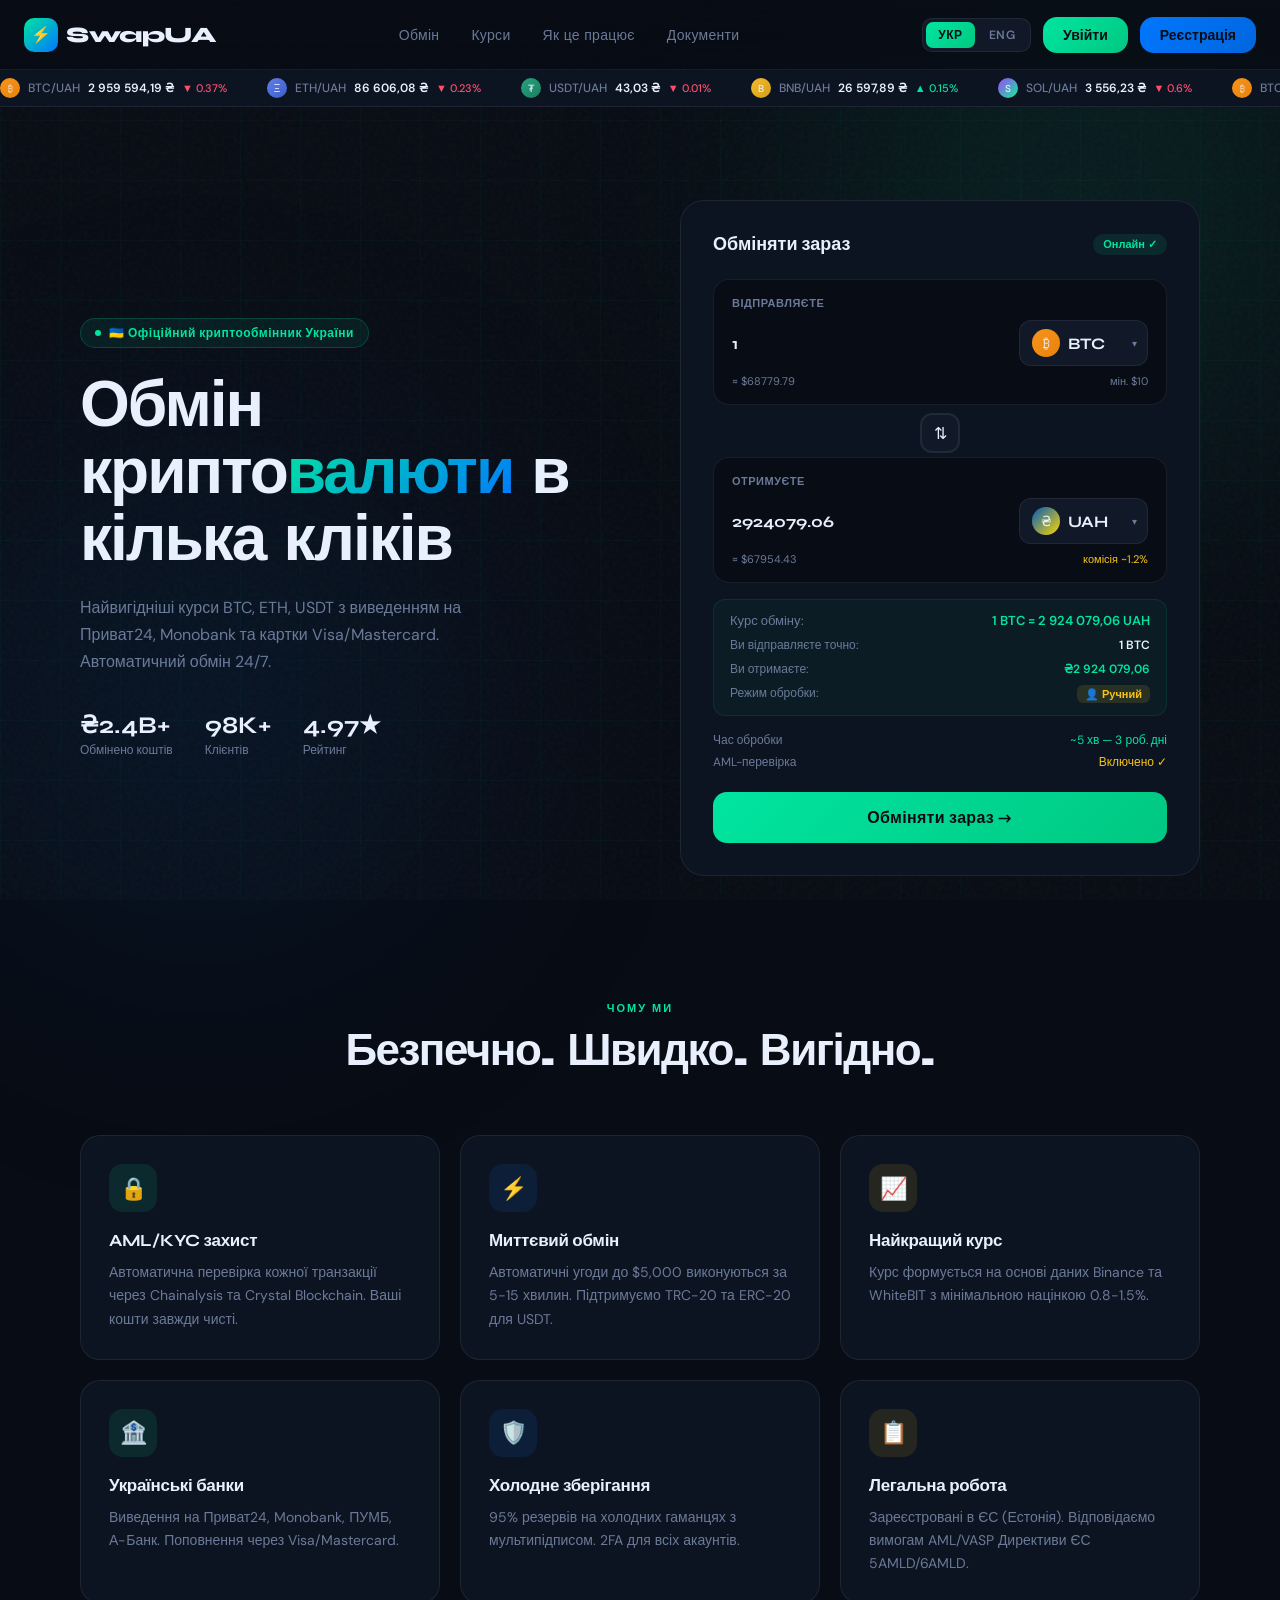
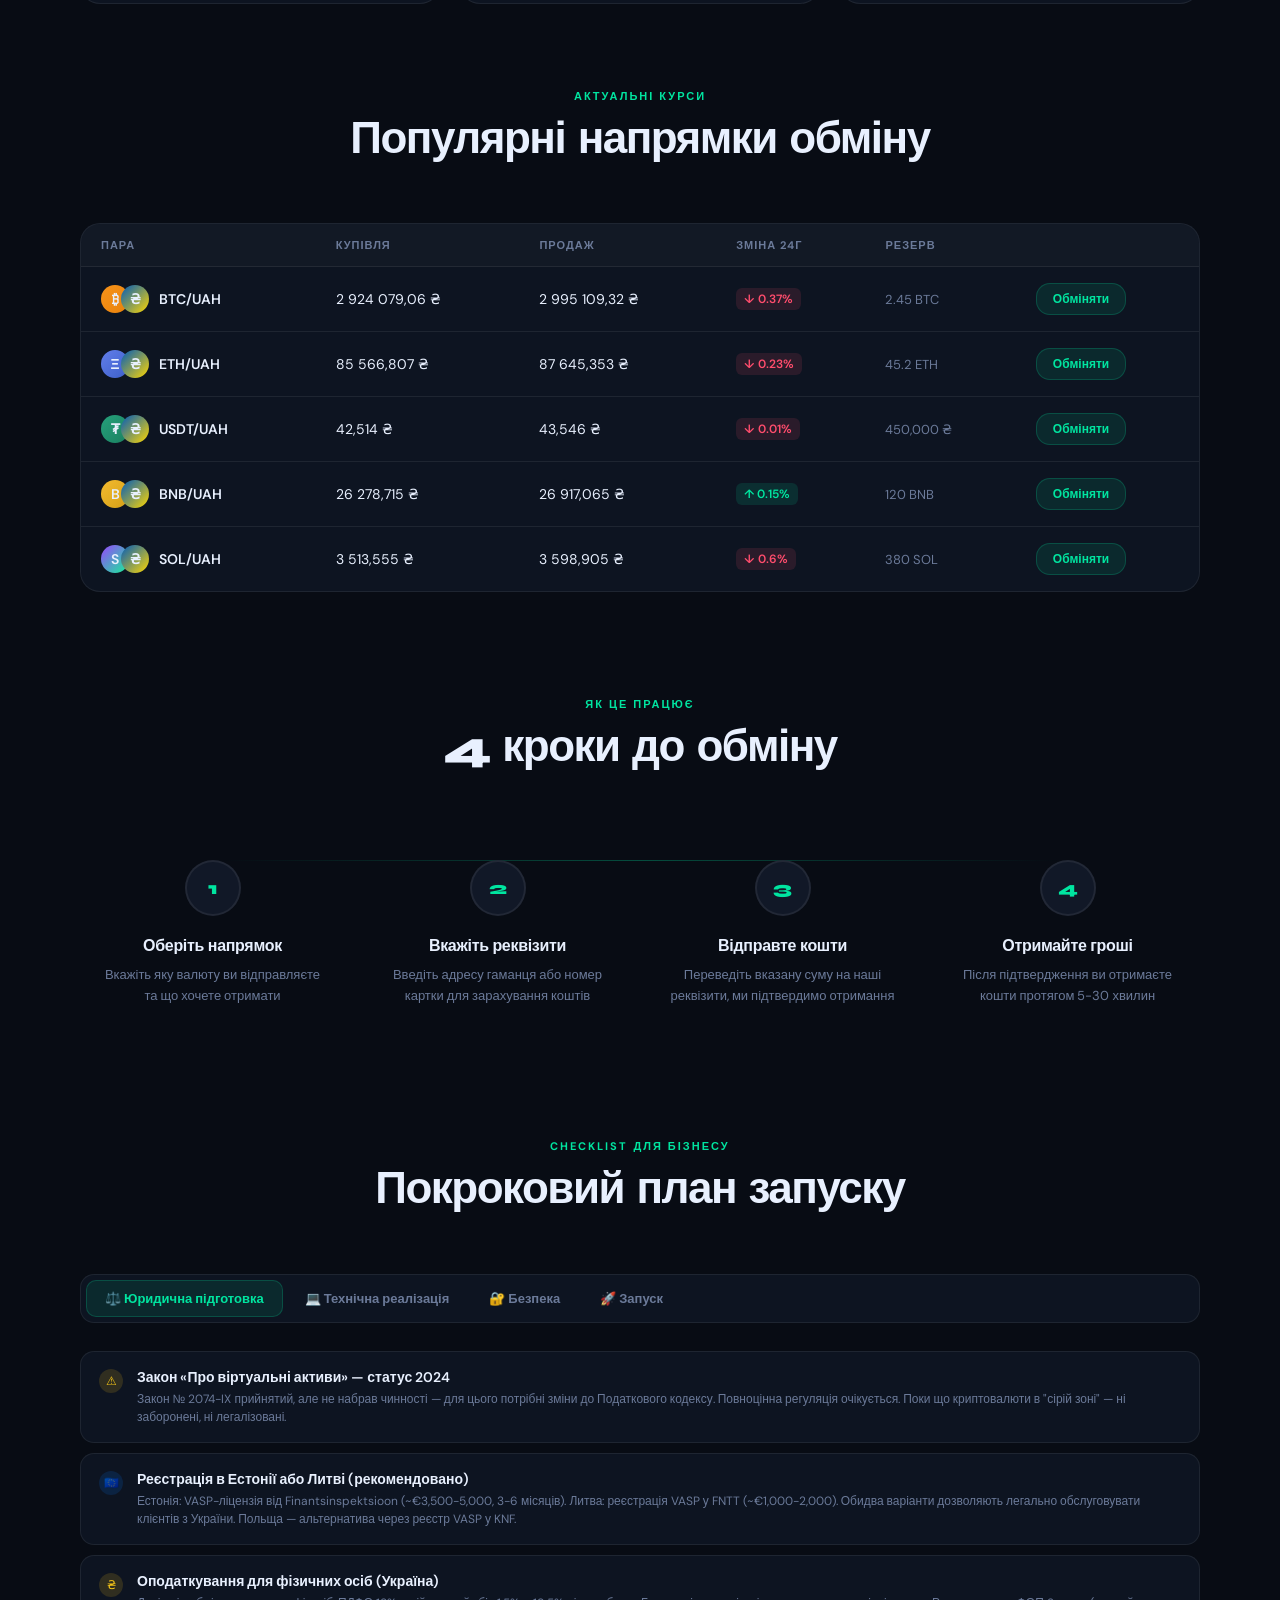
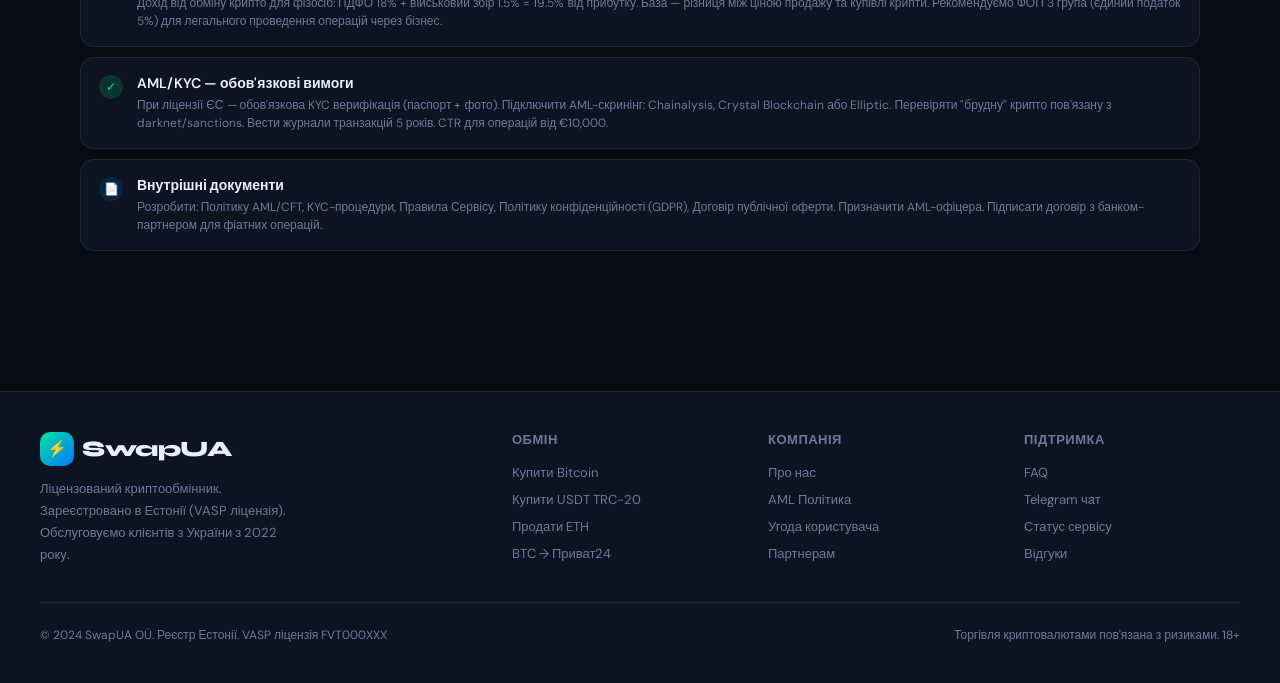
<file: index33333.html>
<!DOCTYPE html>
<html lang="uk">
<head>
<meta charset="UTF-8">
<meta name="viewport" content="width=device-width, initial-scale=1.0">
<title>SwapUA — Криптообмінник</title>
<link href="https://fonts.googleapis.com/css2?family=Syne:wght@400;600;700;800&family=DM+Sans:wght@300;400;500&display=swap" rel="stylesheet">
<link rel="stylesheet" href="style.css">
</head>
<body>

<div class="grid-bg"></div>
<div class="aurora aurora-1"></div>
<div class="aurora aurora-2"></div>

<!-- HEADER -->
<header>
  <a href="#" class="logo">
    <div class="logo-icon">⚡</div>
    SwapUA
  </a>

  <nav>
    <a href="#exchange" data-i18n="nav_exchange">Обмін</a>
    <a href="#rates" data-i18n="nav_rates">Курси</a>
    <a href="#how" data-i18n="nav_how">Як це працює</a>
    <a href="#legal" data-i18n="nav_legal">Документи</a>
  </nav>

  <div class="header-right">
    <div class="lang-switcher">
      <button class="lang-btn active" onclick="setLang('uk')">УКР</button>
      <button class="lang-btn" onclick="setLang('en')">ENG</button>
    </div>
    <button class="btn-primary" id="header-login-btn" onclick="openModal('login')" data-i18n="btn_login">Увійти</button>
    <button class="btn-primary" id="header-reg-btn" style="background: linear-gradient(135deg, var(--accent2), #0066dd);" onclick="openModal('register')" data-i18n="btn_register">Реєстрація</button>

    <!-- User menu (shown after login) -->
    <div id="header-user-menu" style="display:none;align-items:center;gap:10px">
      <button onclick="openWallet()" style="padding:8px 12px;background:rgba(0,119,255,0.1);border:1px solid rgba(0,119,255,0.25);border-radius:10px;color:var(--accent2);font-size:12px;font-weight:600;cursor:pointer;transition:all 0.2s;font-family:DM Sans,sans-serif" title="Гаманець">💼 Гаманець</button>
      <div onclick="openCabinet()" style="display:flex;align-items:center;gap:8px;cursor:pointer;padding:6px 12px;background:var(--surface2);border:1px solid var(--border);border-radius:12px;transition:all 0.2s" onmouseover="this.style.borderColor='rgba(0,229,160,0.4)'" onmouseout="this.style.borderColor='var(--border)'">
        <div id="header-avatar" class="user-avatar" style="width:30px;height:30px;font-size:11px;font-weight:800">??</div>
        <span id="header-username" style="font-size:13px;font-weight:600;max-width:90px;overflow:hidden;text-overflow:ellipsis;white-space:nowrap">User</span>
        <span id="header-role-badge" style="display:none;font-size:9px;background:rgba(255,77,109,0.2);color:#ff4d6d;padding:2px 6px;border-radius:4px;font-weight:700">ADMIN</span>
      </div>
    </div>
  </div>
</header>

<!-- TICKER -->
<div class="ticker-bar">
  <div class="ticker-inner" id="ticker">
    <!-- JS fills -->
  </div>
</div>

<main>
  <!-- HERO -->
  <section class="hero" id="exchange">
    <div class="hero-left">
      <div class="hero-label" data-i18n="hero_badge">🇺🇦 Офіційний криптообмінник України</div>
      <h1 data-i18n-html="hero_title">Обмін крипто<span>валюти</span> в кілька кліків</h1>
      <p class="hero-desc" data-i18n="hero_desc">Найвигідніші курси BTC, ETH, USDT з виведенням на Приват24, Monobank та картки Visa/Mastercard. Автоматичний обмін 24/7.</p>
      <div class="hero-stats">
        <div class="stat">
          <div class="stat-val">₴2.4B+</div>
          <div class="stat-lbl" data-i18n="stat1">Обмінено коштів</div>
        </div>
        <div class="stat">
          <div class="stat-val">98K+</div>
          <div class="stat-lbl" data-i18n="stat2">Клієнтів</div>
        </div>
        <div class="stat">
          <div class="stat-val">4.97★</div>
          <div class="stat-lbl" data-i18n="stat3">Рейтинг</div>
        </div>
      </div>
    </div>

    <!-- EXCHANGE WIDGET -->
    <div class="exchange-card" id="exchange-widget">
      <div class="card-title">
        <span data-i18n="widget_title">Обміняти зараз</span>
        <span class="card-badge" data-i18n="widget_badge">Онлайн ✓</span>
      </div>

      <div class="swap-field">
        <label data-i18n="give">ВІДПРАВЛЯЄТЕ</label>
        <div class="field-inner">
          <input type="number" id="fromAmount" placeholder="0.00" oninput="calcExchange('from')" value="1">
          <div class="currency-select">
            <div class="coin-icon btc" id="fromIcon">₿</div>
            <select id="fromCurrency" onchange="updateRate()">
              <option value="BTC">BTC</option>
              <option value="ETH">ETH</option>
              <option value="USDT">USDT</option>
              <option value="BNB">BNB</option>
              <option value="SOL">SOL</option>
              <option value="UAH">UAH</option>
            </select>
            <span class="select-arrow">▾</span>
          </div>
        </div>
        <div class="field-balance" style="justify-content:space-between">
          <span id="from-usd-equiv" style="color:var(--muted);font-size:11px">≈ $0.00</span>
          <span style="color:var(--muted);font-size:11px" data-i18n="min_sum_hint">мін. $10</span>
        </div>
      </div>

      <div class="swap-arrow-wrap">
        <div class="swap-arrow" onclick="swapCurrencies()" title="Поміняти місцями">⇅</div>
      </div>

      <div class="swap-field">
        <label data-i18n="get">ОТРИМУЄТЕ</label>
        <div class="field-inner">
          <input type="number" id="toAmount" placeholder="0.00" oninput="calcExchange('to')">
          <div class="currency-select">
            <div class="coin-icon uah" id="toIcon">₴</div>
            <select id="toCurrency" onchange="updateRate()">
              <option value="UAH">UAH</option>
              <option value="BTC">BTC</option>
              <option value="ETH">ETH</option>
              <option value="USDT">USDT</option>
              <option value="BNB">BNB</option>
              <option value="SOL">SOL</option>
            </select>
            <span class="select-arrow">▾</span>
          </div>
        </div>
        <div class="field-balance" style="justify-content:space-between">
          <span id="to-usd-equiv" style="color:var(--muted);font-size:11px">≈ $0.00</span>
          <span style="color:var(--gold);font-size:11px" id="feeDisplay">комісія ~1.2%</span>
        </div>
      </div>

      <div class="rate-info" style="flex-direction:column;gap:8px;align-items:stretch">
        <div style="display:flex;justify-content:space-between;align-items:center">
          <span class="rate-label" data-i18n="rate_label">Курс обміну:</span>
          <span class="rate-val" id="rateDisplay">1 BTC = 3,998,000 UAH</span>
        </div>
        <div style="display:flex;justify-content:space-between;font-size:12px">
          <span style="color:var(--muted)">Ви відправляєте точно:</span>
          <span id="exact-send" style="color:var(--text);font-weight:600">—</span>
        </div>
        <div style="display:flex;justify-content:space-between;font-size:12px">
          <span style="color:var(--muted)">Ви отримаєте:</span>
          <span id="exact-get" style="color:var(--accent);font-weight:600">—</span>
        </div>
        <div style="display:flex;justify-content:space-between;font-size:12px">
          <span style="color:var(--muted)">Режим обробки:</span>
          <span id="mode-badge" style="font-weight:600;font-size:11px;padding:2px 8px;border-radius:6px;background:rgba(0,229,160,0.12);color:var(--accent)">⚡ Авто</span>
        </div>
      </div>

      <div class="fee-row"><span data-i18n="processing">Час обробки</span><span style="color:var(--accent)">~5 хв — 3 роб. дні</span></div>
      <div class="fee-row"><span data-i18n="aml">AML-перевірка</span><span style="color:var(--gold)" data-i18n="included">Включено ✓</span></div>

      <button class="submit-btn" onclick="startExchange()" data-i18n="btn_exchange">Обміняти зараз →</button>
    </div>
  </section>

  <!-- FEATURES -->
  <section class="features reveal" id="features">
    <div class="section-header">
      <div class="section-tag" data-i18n="why_tag">Чому ми</div>
      <h2 data-i18n="why_title">Безпечно. Швидко. Вигідно.</h2>
    </div>
    <div class="features-grid">
      <div class="feature-card">
        <div class="feature-icon" style="background:rgba(0,229,160,0.1)">🔒</div>
        <h3 data-i18n="f1_title">AML/KYC захист</h3>
        <p data-i18n="f1_desc">Автоматична перевірка кожної транзакції через Chainalysis та Crystal Blockchain. Ваші кошти завжди чисті.</p>
      </div>
      <div class="feature-card">
        <div class="feature-icon" style="background:rgba(0,119,255,0.1)">⚡</div>
        <h3 data-i18n="f2_title">Миттєвий обмін</h3>
        <p data-i18n="f2_desc">Автоматичні угоди до $5,000 виконуються за 5-15 хвилин. Підтримуємо TRC-20 та ERC-20 для USDT.</p>
      </div>
      <div class="feature-card">
        <div class="feature-icon" style="background:rgba(245,197,24,0.1)">📈</div>
        <h3 data-i18n="f3_title">Найкращий курс</h3>
        <p data-i18n="f3_desc">Курс формується на основі даних Binance та WhiteBIT з мінімальною націнкою 0.8-1.5%.</p>
      </div>
      <div class="feature-card">
        <div class="feature-icon" style="background:rgba(0,229,160,0.1)">🏦</div>
        <h3 data-i18n="f4_title">Українські банки</h3>
        <p data-i18n="f4_desc">Виведення на Приват24, Monobank, ПУМБ, А-Банк. Поповнення через Visa/Mastercard.</p>
      </div>
      <div class="feature-card">
        <div class="feature-icon" style="background:rgba(0,119,255,0.1)">🛡️</div>
        <h3 data-i18n="f5_title">Холодне зберігання</h3>
        <p data-i18n="f5_desc">95% резервів на холодних гаманцях з мультипідписом. 2FA для всіх акаунтів.</p>
      </div>
      <div class="feature-card">
        <div class="feature-icon" style="background:rgba(245,197,24,0.1)">📋</div>
        <h3 data-i18n="f6_title">Легальна робота</h3>
        <p data-i18n="f6_desc">Зареєстровані в ЄС (Естонія). Відповідаємо вимогам AML/VASP Директиви ЄС 5AMLD/6AMLD.</p>
      </div>
    </div>
  </section>

  <!-- RATES TABLE -->
  <section class="pairs-section reveal" id="rates">
    <div class="section-header">
      <div class="section-tag" data-i18n="rates_tag">Актуальні курси</div>
      <h2 data-i18n="rates_title">Популярні напрямки обміну</h2>
    </div>
    <div class="pairs-table">
      <table>
        <thead>
          <tr>
            <th data-i18n="th_pair">Пара</th>
            <th data-i18n="th_buy">Купівля</th>
            <th data-i18n="th_sell">Продаж</th>
            <th data-i18n="th_change">Зміна 24г</th>
            <th data-i18n="th_reserve">Резерв</th>
            <th></th>
          </tr>
        </thead>
        <tbody id="ratesTable">
          <!-- JS fills -->
        </tbody>
      </table>
    </div>
  </section>

  <!-- HOW IT WORKS -->
  <section class="steps-section reveal" id="how">
    <div class="section-header">
      <div class="section-tag" data-i18n="how_tag">Як це працює</div>
      <h2 data-i18n="how_title">4 кроки до обміну</h2>
    </div>
    <div class="steps-grid">
      <div class="step-card">
        <div class="step-num">1</div>
        <h3 data-i18n="s1_title">Оберіть напрямок</h3>
        <p data-i18n="s1_desc">Вкажіть яку валюту ви відправляєте та що хочете отримати</p>
      </div>
      <div class="step-card">
        <div class="step-num">2</div>
        <h3 data-i18n="s2_title">Вкажіть реквізити</h3>
        <p data-i18n="s2_desc">Введіть адресу гаманця або номер картки для зарахування коштів</p>
      </div>
      <div class="step-card">
        <div class="step-num">3</div>
        <h3 data-i18n="s3_title">Відправте кошти</h3>
        <p data-i18n="s3_desc">Переведіть вказану суму на наші реквізити, ми підтвердимо отримання</p>
      </div>
      <div class="step-card">
        <div class="step-num">4</div>
        <h3 data-i18n="s4_title">Отримайте гроші</h3>
        <p data-i18n="s4_desc">Після підтвердження ви отримаєте кошти протягом 5-30 хвилин</p>
      </div>
    </div>
  </section>

  <!-- LEGAL CHECKLIST -->
  <section class="legal-section reveal" id="legal">
    <div class="section-header">
      <div class="section-tag" data-i18n="legal_tag">Checklist для бізнесу</div>
      <h2 data-i18n="legal_title">Покроковий план запуску</h2>
    </div>

    <div class="tabs">
      <button class="tab-btn active" onclick="switchTab('legal-tab')" data-i18n="tab_legal">⚖️ Юридична підготовка</button>
      <button class="tab-btn" onclick="switchTab('tech-tab')" data-i18n="tab_tech">💻 Технічна реалізація</button>
      <button class="tab-btn" onclick="switchTab('security-tab')" data-i18n="tab_security">🔐 Безпека</button>
      <button class="tab-btn" onclick="switchTab('launch-tab')" data-i18n="tab_launch">🚀 Запуск</button>
    </div>

    <div id="legal-tab" class="tab-content active">
      <div class="checklist">
        <div class="check-item">
          <div class="check-icon warn">⚠</div>
          <div class="check-text">
            <strong data-i18n="l1_title">Закон «Про віртуальні активи» — статус 2024</strong>
            <span data-i18n="l1_desc">Закон № 2074-IX прийнятий, але не набрав чинності — для цього потрібні зміни до Податкового кодексу. Повноцінна регуляція очікується. Поки що криптовалюти в "сірій зоні" — ні заборонені, ні легалізовані.</span>
          </div>
        </div>
        <div class="check-item">
          <div class="check-icon info">🇪🇺</div>
          <div class="check-text">
            <strong data-i18n="l2_title">Реєстрація в Естонії або Литві (рекомендовано)</strong>
            <span data-i18n="l2_desc">Естонія: VASP-ліцензія від Finantsinspektsioon (~€3,500-5,000, 3-6 місяців). Литва: реєстрація VASP у FNTT (~€1,000-2,000). Обидва варіанти дозволяють легально обслуговувати клієнтів з України. Польща — альтернатива через реєстр VASP у KNF.</span>
          </div>
        </div>
        <div class="check-item">
          <div class="check-icon warn">₴</div>
          <div class="check-text">
            <strong data-i18n="l3_title">Оподаткування для фізичних осіб (Україна)</strong>
            <span data-i18n="l3_desc">Дохід від обміну крипто для фізосіб: ПДФО 18% + військовий збір 1.5% = 19.5% від прибутку. База — різниця між ціною продажу та купівлі крипти. Рекомендуємо ФОП 3 група (єдиний податок 5%) для легального проведення операцій через бізнес.</span>
          </div>
        </div>
        <div class="check-item">
          <div class="check-icon done">✓</div>
          <div class="check-text">
            <strong data-i18n="l4_title">AML/KYC — обов'язкові вимоги</strong>
            <span data-i18n="l4_desc">При ліцензії ЄС — обов'язкова KYC верифікація (паспорт + фото). Підключити AML-скринінг: Chainalysis, Crystal Blockchain або Elliptic. Перевіряти "брудну" крипто пов'язану з darknet/sanctions. Вести журнали транзакцій 5 років. CTR для операцій від €10,000.</span>
          </div>
        </div>
        <div class="check-item">
          <div class="check-icon info">📄</div>
          <div class="check-text">
            <strong data-i18n="l5_title">Внутрішні документи</strong>
            <span data-i18n="l5_desc">Розробити: Політику AML/CFT, KYC-процедури, Правила Сервісу, Політику конфіденційності (GDPR), Договір публічної оферти. Призначити AML-офіцера. Підписати договір з банком-партнером для фіатних операцій.</span>
          </div>
        </div>
      </div>
    </div>

    <div id="tech-tab" class="tab-content">
      <div class="checklist">
        <div class="check-item">
          <div class="check-icon info">🏗️</div>
          <div class="check-text">
            <strong data-i18n="t1_title">Вибір архітектури: White Label vs власна розробка</strong>
            <span data-i18n="t1_desc">White Label (BoxExchanger, Merkeleon): $2,000-8,000, запуск за 2-4 тижні. Власна розробка: від $50,000+, 6-12 місяців. Рекомендація: на старті — White Label рішення для перевірки бізнес-моделі, потім власна розробка.</span>
          </div>
        </div>
        <div class="check-item">
          <div class="check-icon done">✓</div>
          <div class="check-text">
            <strong data-i18n="t2_title">Стек технологій</strong>
            <span data-i18n="t2_desc">Backend: Laravel (PHP) або Node.js + TypeScript. Frontend: React.js / Next.js. БД: PostgreSQL + Redis (кешування курсів). Блокчейн: BitcoinCore, Geth (Ethereum), TRON Full Node. Платіжні шлюзи: WayForPay, LiqPay, Plata (UA). Хостинг: AWS Frankfurt або Hetzner (Фінляндія) для GDPR.</span>
          </div>
        </div>
        <div class="check-item">
          <div class="check-icon done">✓</div>
          <div class="check-text">
            <strong data-i18n="t3_title">Модуль гаманців та резервів</strong>
            <span data-i18n="t3_desc">Гарячі гаманці: 5-10% резервів для автоматичних виплат. Холодні гаманці: 90-95% резервів на апаратних гаманцях (Ledger/Trezor) з multisig 2-of-3. Підтримка мереж: BTC (SegWit), ETH (ERC-20), TRON (TRC-20), BNB Smart Chain. Автоматичне поповнення гарячих гаманців.</span>
          </div>
        </div>
        <div class="check-item">
          <div class="check-icon info">💰</div>
          <div class="check-text">
            <strong data-i18n="t4_title">Курсоутворення та ліквідність</strong>
            <span data-i18n="t4_desc">Підключити API: Binance, WhiteBIT, Bybit для отримання ринкових курсів (WebSocket). Додати спред 0.8-2% (залежно від обсягу). Для великих угод ($10K+) — ручний режим з OTC-деском. API агрегатор: CoinGecko або CoinMarketCap для резервних даних.</span>
          </div>
        </div>
      </div>
    </div>

    <div id="security-tab" class="tab-content">
      <div class="checklist">
        <div class="check-item">
          <div class="check-icon done">✓</div>
          <div class="check-text">
            <strong data-i18n="sec1_title">Двофакторна автентифікація (2FA)</strong>
            <span data-i18n="sec1_desc">Обов'язкова 2FA для адмінів через TOTP (Google Authenticator). Рекомендована для клієнтів при виведенні від $500. Апаратні ключі (YubiKey) для серверного доступу. SMS-верифікація як резервний метод.</span>
          </div>
        </div>
        <div class="check-item">
          <div class="check-icon done">✓</div>
          <div class="check-text">
            <strong data-i18n="sec2_title">Захист від DDoS та атак</strong>
            <span data-i18n="sec2_desc">Cloudflare Pro/Business план (від $20/місяць) — DDoS L3/L4/L7. WAF (Web Application Firewall) для захисту від SQL-ін'єкцій та XSS. Rate limiting на API (max 100 req/хв на IP). Окремий сервер для адмін-панелі (whitelist IP). SSL/TLS 1.3 обов'язково.</span>
          </div>
        </div>
        <div class="check-item">
          <div class="check-icon warn">🔑</div>
          <div class="check-text">
            <strong data-i18n="sec3_title">Управління приватними ключами</strong>
            <span data-i18n="sec3_desc">Multisig схема: 2-of-3 підписи для виведення з холодних гаманців. Зберігання seed-фраз в HSM (Hardware Security Module) або розподілено між засновниками. Ніколи не зберігати ключі на онлайн-серверах. Щомісячний аудит гаманців.</span>
          </div>
        </div>
        <div class="check-item">
          <div class="check-icon info">📊</div>
          <div class="check-text">
            <strong data-i18n="sec4_title">Моніторинг та аудит</strong>
            <span data-i18n="sec4_desc">Система алертів: сповіщення при аномальних транзакціях (Telegram-бот). Логування всіх дій адмінів. Щоквартальний pentest від незалежної компанії. Програма Bug Bounty для пошуку вразливостей. Резервне копіювання БД щогодини.</span>
          </div>
        </div>
      </div>
    </div>

    <div id="launch-tab" class="tab-content">
      <div class="checklist">
        <div class="check-item">
          <div class="check-icon info">🎯</div>
          <div class="check-text">
            <strong data-i18n="la1_title">SEO для українського ринку</strong>
            <span data-i18n="la1_desc">URL структура: /купити-btc-грн, /продати-usdt-trc20, /обмін-eth-на-гривню. Ключові слова: "криптообмінник Україна", "купити біткоін за гривню", "USDT TRC20 Приват24". Реєстрація в агрегаторах: BestChange, Obmify, Kurs.expert. Локальне SEO — Google Business Profile.</span>
          </div>
        </div>
        <div class="check-item">
          <div class="check-icon done">✓</div>
          <div class="check-text">
            <strong data-i18n="la2_title">Агрегатори та моніторинги</strong>
            <span data-i18n="la2_desc">Підключитися до BestChange (найбільший агрегатор в СНД/UA): реєстрація + верифікація резервів. Obmify, Сhanger.com, ExchangeSumo. Підтримувати актуальні курси через XML/JSON API feed кожні 30 секунд. Рейтинг залежить від відгуків — стимулювати клієнтів.</span>
          </div>
        </div>
        <div class="check-item">
          <div class="check-icon done">✓</div>
          <div class="check-text">
            <strong data-i18n="la3_title">Маркетинг та партнерська програма</strong>
            <span data-i18n="la3_desc">Реферальна програма: 0.3-0.5% від обсягу залученого клієнта. Telegram-канал з курсами та новинами. Партнерство з Ukrainian crypto-спільнотами (Cryptoukraine, UAH crypto). Google Ads на брендові та транзакційні запити. Бонус 50 грн за перший обмін.</span>
          </div>
        </div>
        <div class="check-item">
          <div class="check-icon warn">📞</div>
          <div class="check-text">
            <strong data-i18n="la4_title">Підтримка клієнтів</strong>
            <span data-i18n="la4_desc">Live-chat на сайті (Intercom або Crisp). Telegram-бот для перевірки статусу угоди. Підтримка 24/7 або 9:00-22:00. SLA: відповідь протягом 15 хвилин. Публічна сторінка status.swapua.com для відстеження доступності сервісу.</span>
          </div>
        </div>
      </div>
    </div>
  </section>
</main>

<!-- FOOTER -->
<footer>
  <div class="footer-inner">
    <div class="footer-brand">
      <a href="#" class="logo" style="text-decoration:none;">
        <div class="logo-icon">⚡</div>
        SwapUA
      </a>
      <p data-i18n="footer_desc">Ліцензований криптообмінник. Зареєстровано в Естонії (VASP ліцензія). Обслуговуємо клієнтів з України з 2022 року.</p>
    </div>
    <div class="footer-col">
      <h4 data-i18n="footer_exchange">Обмін</h4>
      <a href="#" data-i18n="fc1_1">Купити Bitcoin</a>
      <a href="#" data-i18n="fc1_2">Купити USDT TRC-20</a>
      <a href="#" data-i18n="fc1_3">Продати ETH</a>
      <a href="#" data-i18n="fc1_4">BTC → Приват24</a>
    </div>
    <div class="footer-col">
      <h4 data-i18n="footer_company">Компанія</h4>
      <a href="#" data-i18n="fc2_1">Про нас</a>
      <a href="#" data-i18n="fc2_2">AML Політика</a>
      <a href="#" data-i18n="fc2_3">Угода користувача</a>
      <a href="#" data-i18n="fc2_4">Партнерам</a>
    </div>
    <div class="footer-col">
      <h4 data-i18n="footer_support">Підтримка</h4>
      <a href="#" data-i18n="fc3_1">FAQ</a>
      <a href="#" data-i18n="fc3_2">Telegram чат</a>
      <a href="#" data-i18n="fc3_3">Статус сервісу</a>
      <a href="#" data-i18n="fc3_4">Відгуки</a>
    </div>
  </div>
  <div class="footer-bottom">
    <span data-i18n="footer_copy">© 2024 SwapUA OÜ. Реєстр Естонії. VASP ліцензія FVT000XXX</span>
    <span data-i18n="footer_risk">Торгівля криптовалютами пов'язана з ризиками. 18+</span>
  </div>
</footer>

<!-- ══════════════ MODAL: LOGIN ══════════════ -->
<div class="modal-overlay" id="modal-login">
  <div class="modal" style="max-width:420px">
    <button class="modal-close" onclick="closeModal('login')">×</button>
    <div style="text-align:center;margin-bottom:24px">
      <div style="width:52px;height:52px;background:linear-gradient(135deg,var(--accent),var(--accent2));border-radius:16px;display:flex;align-items:center;justify-content:center;font-size:24px;margin:0 auto 12px">🔐</div>
      <h2 style="font-family:Syne,sans-serif;font-size:22px;font-weight:800;letter-spacing:-0.5px" data-i18n="login_title">Увійти</h2>
      <p style="font-size:13px;color:var(--muted);margin-top:4px" data-i18n="login_desc">Раді вас бачити знову!</p>
    </div>
    <div class="form-group">
      <label data-i18n="email">Email</label>
      <input type="email" id="login-email" placeholder="your@email.com" oninput="clearFormError('login-error')">
    </div>
    <div class="form-group" style="position:relative">
      <label data-i18n="password">Пароль</label>
      <input type="password" id="login-password" placeholder="••••••••" oninput="clearFormError('login-error')" onkeydown="if(event.key==='Enter')doLogin()">
      <span onclick="togglePass('login-password',this)" style="position:absolute;right:14px;top:38px;cursor:pointer;color:var(--muted);font-size:16px;user-select:none">👁</span>
    </div>
    <div id="login-error" class="form-error" style="display:none"></div>
    <button class="submit-btn" onclick="doLogin()" id="login-submit-btn" data-i18n="btn_login">Увійти</button>
    <div style="text-align:center;margin-top:16px;font-size:13px;color:var(--muted)">
      Немає акаунту? <span onclick="switchModal('login','register')" style="color:var(--accent);cursor:pointer;font-weight:600">Зареєструватись</span>
    </div>
  </div>
</div>

<!-- ══════════════ MODAL: REGISTER ══════════════ -->
<div class="modal-overlay" id="modal-register">
  <div class="modal" style="max-width:460px">
    <button class="modal-close" onclick="closeModal('register')">×</button>
    <div style="text-align:center;margin-bottom:24px">
      <div style="width:52px;height:52px;background:linear-gradient(135deg,var(--accent),var(--accent2));border-radius:16px;display:flex;align-items:center;justify-content:center;font-size:24px;margin:0 auto 12px">🚀</div>
      <h2 style="font-family:Syne,sans-serif;font-size:22px;font-weight:800;letter-spacing:-0.5px" data-i18n="reg_title">Реєстрація</h2>
      <p style="font-size:13px;color:var(--muted);margin-top:4px" data-i18n="reg_desc">Створіть акаунт та отримайте бонус ₴50</p>
    </div>
    <div style="display:grid;grid-template-columns:1fr 1fr;gap:12px">
      <div class="form-group">
        <label>Ім'я *</label>
        <input type="text" id="reg-firstname" placeholder="Іван" oninput="clearFormError('reg-error')">
      </div>
      <div class="form-group">
        <label>Прізвище *</label>
        <input type="text" id="reg-lastname" placeholder="Петренко" oninput="clearFormError('reg-error')">
      </div>
    </div>
    <div class="form-group">
      <label>Email *</label>
      <input type="email" id="reg-email" placeholder="your@email.com" oninput="clearFormError('reg-error')">
    </div>
    <div class="form-group">
      <label>Номер телефону</label>
      <input type="tel" id="reg-phone" placeholder="+380 XX XXX XX XX">
    </div>
    <div class="form-group" style="position:relative">
      <label>Пароль * <span style="color:var(--muted);font-weight:400;font-size:11px">(мін. 8 символів, 1 велика, 1 цифра)</span></label>
      <input type="password" id="reg-password" placeholder="••••••••" oninput="checkPasswordStrength(this.value);clearFormError('reg-error')">
      <span onclick="togglePass('reg-password',this)" style="position:absolute;right:14px;top:38px;cursor:pointer;color:var(--muted);font-size:16px;user-select:none">👁</span>
    </div>
    <div id="pw-strength-bar" style="height:4px;border-radius:4px;background:var(--border);margin:-6px 0 12px;overflow:hidden">
      <div id="pw-strength-fill" style="height:100%;width:0%;transition:width 0.3s,background 0.3s;border-radius:4px"></div>
    </div>
    <div class="form-group" style="position:relative">
      <label>Підтвердити пароль *</label>
      <input type="password" id="reg-password2" placeholder="••••••••" oninput="clearFormError('reg-error')" onkeydown="if(event.key==='Enter')doRegister()">
      <span onclick="togglePass('reg-password2',this)" style="position:absolute;right:14px;top:38px;cursor:pointer;color:var(--muted);font-size:16px;user-select:none">👁</span>
    </div>
    <div class="form-group">
      <label style="display:flex;align-items:flex-start;gap:8px;cursor:pointer;font-weight:400;text-transform:none;letter-spacing:0;font-size:12px;color:var(--muted)">
        <input type="checkbox" id="reg-terms" style="margin-top:2px;accent-color:var(--accent)">
        Я погоджуюсь з <span style="color:var(--accent);margin:0 3px;cursor:pointer">Умовами використання</span> та <span style="color:var(--accent);margin:0 3px;cursor:pointer">Політикою конфіденційності</span>
      </label>
    </div>
    <div id="reg-error" class="form-error" style="display:none"></div>
    <button class="submit-btn" onclick="doRegister()" id="reg-submit-btn">Зареєструватися 🎉</button>
    <div style="text-align:center;margin-top:16px;font-size:13px;color:var(--muted)">
      Вже є акаунт? <span onclick="switchModal('register','login')" style="color:var(--accent);cursor:pointer;font-weight:600">Увійти</span>
    </div>
  </div>
</div>

<!-- ══════════════ MODAL: USER CABINET ══════════════ -->
<div class="modal-overlay" id="modal-cabinet">
  <div class="modal" style="max-width:540px">
    <button class="modal-close" onclick="closeModal('cabinet')">×</button>
    <div id="cabinet-content"></div>
  </div>
</div>

<!-- ══════════════ MODAL: ADMIN PANEL ══════════════ -->
<div class="modal-overlay" id="modal-admin">
  <div class="modal" style="max-width:700px;max-height:85vh;overflow-y:auto">
    <button class="modal-close" onclick="closeModal('admin')">×</button>
    <div style="display:flex;align-items:center;gap:12px;margin-bottom:24px">
      <div style="width:44px;height:44px;background:linear-gradient(135deg,#ff4d6d,#c9184a);border-radius:12px;display:flex;align-items:center;justify-content:center;font-size:20px">🛡️</div>
      <div>
        <h2 style="font-family:Syne,sans-serif;font-size:20px;font-weight:800;letter-spacing:-0.5px">Адмін-панель</h2>
        <p style="font-size:12px;color:var(--muted)">База користувачів SwapUA</p>
      </div>
      <button onclick="exportUsers()" style="margin-left:auto;padding:8px 14px;background:rgba(0,229,160,0.1);border:1px solid rgba(0,229,160,0.3);border-radius:10px;color:var(--accent);font-size:12px;font-weight:600;cursor:pointer">⬇ Експорт JSON</button>
    </div>
    <div id="admin-stats" style="display:grid;grid-template-columns:repeat(3,1fr);gap:12px;margin-bottom:20px"></div>
    <input type="text" id="admin-search" placeholder="🔍 Пошук по імені або email..." oninput="renderAdminTable()" style="width:100%;padding:10px 14px;background:var(--bg);border:1px solid var(--border);border-radius:10px;color:var(--text);font-size:13px;outline:none;margin-bottom:14px">
    <div id="admin-table"></div>
  </div>
</div>

<!-- ══════════════ MODAL: ORDER FORM ══════════════ -->
<div class="modal-overlay" id="modal-order">
  <div class="modal" style="max-width:500px;max-height:92vh;overflow-y:auto;padding:0">

    <!-- Header gradient -->
    <div style="background:linear-gradient(135deg,#0d2137,#091420);border-radius:24px 24px 0 0;padding:28px 28px 24px;border-bottom:1px solid var(--border)">
      <div style="display:flex;align-items:flex-start;justify-content:space-between;gap:12px">
        <div>
          <div style="display:inline-flex;align-items:center;gap:6px;background:rgba(0,229,160,0.1);border:1px solid rgba(0,229,160,0.2);border-radius:100px;padding:4px 12px;font-size:11px;font-weight:700;color:var(--accent);margin-bottom:10px">
            <span style="width:6px;height:6px;background:var(--accent);border-radius:50%;animation:blink 1.5s infinite"></span>
            Нова заявка
          </div>
          <h2 style="font-family:Syne,sans-serif;font-size:20px;font-weight:800;letter-spacing:-0.5px;margin-bottom:6px">Заповніть форму заявки</h2>
          <p style="font-size:12px;color:var(--muted);line-height:1.5">Вкажіть контактні дані та реквізити для отримання коштів</p>
        </div>
        <button class="modal-close" onclick="closeModal('order')" style="position:static;flex-shrink:0">×</button>
      </div>

      <!-- Order summary strip -->
      <div id="order-summary-strip" style="display:flex;align-items:center;justify-content:space-between;background:rgba(0,0,0,0.3);border:1px solid var(--border);border-radius:14px;padding:14px 16px;margin-top:16px;gap:8px;flex-wrap:wrap">
        <div style="text-align:center">
          <div style="font-size:10px;color:var(--muted);font-weight:600;text-transform:uppercase;letter-spacing:0.5px;margin-bottom:4px">Відправляєте</div>
          <div id="ord-from" style="font-family:Syne,sans-serif;font-size:16px;font-weight:800;color:var(--text)">—</div>
        </div>
        <div style="font-size:22px;color:var(--muted)">→</div>
        <div style="text-align:center">
          <div style="font-size:10px;color:var(--muted);font-weight:600;text-transform:uppercase;letter-spacing:0.5px;margin-bottom:4px">Отримуєте</div>
          <div id="ord-to" style="font-family:Syne,sans-serif;font-size:16px;font-weight:800;color:var(--accent)">—</div>
        </div>
        <div style="text-align:center">
          <div style="font-size:10px;color:var(--muted);font-weight:600;text-transform:uppercase;letter-spacing:0.5px;margin-bottom:4px">Курс</div>
          <div id="ord-rate" style="font-size:12px;font-weight:600;color:var(--text)">—</div>
        </div>
        <div id="ord-mode-wrap" style="text-align:center">
          <div style="font-size:10px;color:var(--muted);font-weight:600;text-transform:uppercase;letter-spacing:0.5px;margin-bottom:4px">Режим</div>
          <div id="ord-mode" style="font-size:11px;font-weight:700;padding:3px 10px;border-radius:6px">—</div>
        </div>
      </div>
    </div>

    <div style="padding:24px 28px">

      <!-- Info box -->
      <div style="background:rgba(245,197,24,0.06);border:1px solid rgba(245,197,24,0.2);border-radius:14px;padding:16px;margin-bottom:22px">
        <div style="font-size:13px;font-weight:700;color:var(--gold);margin-bottom:10px">ℹ️ Умови обробки заявки</div>
        <div style="font-size:12px;color:var(--muted);line-height:1.8">
          Обмін працює в <strong style="color:var(--text)">автоматичному режимі</strong> за умови:
          <ul style="margin:6px 0 6px 16px;list-style:disc">
            <li>відправили <strong style="color:var(--accent)">точну суму</strong>, зазначену в заявці</li>
            <li>сума <strong style="color:var(--accent)">не перевищує 3 000 USD/USDT</strong> в еквіваленті при отриманні</li>
          </ul>
          В інших випадках — <strong style="color:var(--text)">ручне опрацювання</strong> (у робочий час).
        </div>
        <div style="margin-top:12px;padding:10px 14px;background:rgba(255,77,109,0.08);border:1px solid rgba(255,77,109,0.2);border-radius:10px">
          <div style="font-size:12px;font-weight:700;color:#ff4d6d;margin-bottom:4px">⚠️ Увага!</div>
          <div style="font-size:12px;color:var(--muted);line-height:1.6">Гроші можуть зараховуватись на картки від <strong style="color:var(--text)">5 хвилин до 3 робочих днів!</strong></div>
        </div>
        <div style="margin-top:10px;display:flex;gap:16px;font-size:12px;color:var(--muted)">
          <span>🕐 <strong style="color:var(--text)">Пн–Пт:</strong> 09:30–18:30</span>
          <span>🚫 <strong style="color:var(--text)">Сб, Нд:</strong> вихідний</span>
        </div>
      </div>

      <!-- Contact fields -->
      <div style="font-size:12px;font-weight:700;letter-spacing:0.5px;text-transform:uppercase;color:var(--muted);margin-bottom:12px">Контактні дані</div>

      <div class="form-group">
        <label>Електронна пошта *</label>
        <input type="email" id="ord-email" placeholder="your@email.com" oninput="clearFormError('ord-error')" style="background:var(--bg)">
      </div>

      <div class="form-group">
        <label>Номер телефону *</label>
        <div style="position:relative">
          <span style="position:absolute;left:14px;top:50%;transform:translateY(-50%);color:var(--muted);font-size:14px">🇺🇦</span>
          <input type="tel" id="ord-phone" placeholder="+380 XX XXX XX XX" oninput="clearFormError('ord-error')" style="padding-left:42px;width:100%;padding-top:12px;padding-bottom:12px;padding-right:14px;background:var(--bg);border:1px solid var(--border);border-radius:12px;color:var(--text);font-family:DM Sans,sans-serif;font-size:14px;outline:none;transition:border-color 0.2s,box-shadow 0.2s" onfocus="this.style.borderColor='rgba(0,229,160,0.4)';this.style.boxShadow='0 0 0 3px rgba(0,229,160,0.06)'" onblur="this.style.borderColor='var(--border)';this.style.boxShadow='none'">
        </div>
      </div>

      <!-- Card number for receiving -->
      <div style="font-size:12px;font-weight:700;letter-spacing:0.5px;text-transform:uppercase;color:var(--muted);margin-bottom:12px;margin-top:4px">Реквізити для отримання</div>

      <div class="form-group" id="ord-card-group">
        <label id="ord-card-label">Номер банківської картки *</label>
        <div style="position:relative">
          <input type="text" id="ord-card" maxlength="19" placeholder="0000 0000 0000 0000" oninput="formatOrdCard(this);clearFormError('ord-error')" style="width:100%;padding:12px 44px 12px 14px;background:var(--bg);border:1px solid var(--border);border-radius:12px;color:var(--text);font-family:Syne,sans-serif;font-size:16px;font-weight:600;letter-spacing:2px;outline:none;transition:border-color 0.2s,box-shadow 0.2s" onfocus="this.style.borderColor='rgba(0,229,160,0.4)';this.style.boxShadow='0 0 0 3px rgba(0,229,160,0.06)'" onblur="this.style.borderColor='var(--border)';this.style.boxShadow='none'">
          <div style="position:absolute;right:12px;top:50%;transform:translateY(-50%);display:flex;gap:4px">
            <span style="background:#1a1f2e;border-radius:3px;padding:1px 5px;font-size:9px;color:#0070ba;font-weight:800">VISA</span>
            <span style="background:#1a1f2e;border-radius:3px;padding:1px 5px;font-size:9px;color:#eb001b;font-weight:800">MC</span>
          </div>
        </div>
        <div style="font-size:11px;color:var(--muted);margin-top:5px;padding:0 2px">Картка українського банку для зарахування коштів</div>
      </div>

      <!-- Crypto address (shown when receiving crypto) -->
      <div class="form-group" id="ord-wallet-group" style="display:none">
        <label id="ord-wallet-label">Адреса крипто-гаманця *</label>
        <input type="text" id="ord-wallet" placeholder="0x... або bc1..." oninput="clearFormError('ord-error')" style="width:100%;padding:12px 14px;background:var(--bg);border:1px solid var(--border);border-radius:12px;color:var(--text);font-family:DM Sans,sans-serif;font-size:13px;outline:none;transition:border-color 0.2s" onfocus="this.style.borderColor='rgba(0,229,160,0.4)'" onblur="this.style.borderColor='var(--border)'">
        <div style="font-size:11px;color:var(--muted);margin-top:5px;padding:0 2px">Введіть адресу вашого гаманця для отримання крипти</div>
      </div>

      <div id="ord-error" class="form-error" style="display:none"></div>

      <!-- Terms -->
      <div style="background:rgba(255,255,255,0.02);border:1px solid var(--border);border-radius:12px;padding:14px;margin-bottom:18px;font-size:12px;line-height:1.7;color:var(--muted)">
        Натискаючи кнопку «Почати обмін» я погоджуюся з
        <a href="#" style="color:var(--accent);text-decoration:none;font-weight:600">Правилами користування сайтом</a>
        та
        <a href="#" style="color:var(--accent);text-decoration:none;font-weight:600">Політикою AML</a>,
        а також
        <a href="#" style="color:var(--accent);text-decoration:none;font-weight:600">Політикою конфіденційності</a>.
      </div>

      <button onclick="submitOrder()" id="ord-submit-btn" style="width:100%;padding:16px;background:linear-gradient(135deg,var(--accent),#00c882);color:#080c14;border:none;border-radius:14px;font-family:Syne,sans-serif;font-size:16px;font-weight:800;cursor:pointer;transition:all 0.3s;letter-spacing:0.2px;position:relative;overflow:hidden">
        <span>⚡ Почати обмін</span>
      </button>

    </div>
  </div>
</div>

<!-- ══════════════ MODAL: ORDER SUCCESS ══════════════ -->
<div class="modal-overlay" id="modal-order-success">
  <div class="modal" style="max-width:420px;text-align:center;padding:40px 32px">
    <div style="width:72px;height:72px;background:linear-gradient(135deg,var(--accent),#00c882);border-radius:50%;display:flex;align-items:center;justify-content:center;font-size:32px;margin:0 auto 20px;animation:logoPulse 2s ease-in-out infinite">✓</div>
    <h2 style="font-family:Syne,sans-serif;font-size:22px;font-weight:800;letter-spacing:-0.5px;margin-bottom:8px">Заявку прийнято!</h2>
    <p style="font-size:13px;color:var(--muted);line-height:1.7;margin-bottom:20px" id="success-desc">Ваша заявка зареєстрована. Деталі надіслано на email.</p>

    <div id="order-id-box" style="background:var(--bg);border:1px solid var(--border);border-radius:14px;padding:16px;margin-bottom:20px">
      <div style="font-size:11px;color:var(--muted);font-weight:600;text-transform:uppercase;letter-spacing:0.5px;margin-bottom:6px">Номер заявки</div>
      <div id="order-id-val" style="font-family:Syne,sans-serif;font-size:18px;font-weight:800;color:var(--accent);letter-spacing:1px">—</div>
    </div>

    <div id="order-details-box" style="background:var(--bg);border:1px solid var(--border);border-radius:14px;padding:16px;margin-bottom:24px;text-align:left;font-size:13px;display:grid;gap:8px">
    </div>

    <button onclick="closeModal('order-success')" style="width:100%;padding:14px;background:linear-gradient(135deg,var(--accent),#00c882);color:#080c14;border:none;border-radius:12px;font-family:Syne,sans-serif;font-size:14px;font-weight:700;cursor:pointer">Закрити</button>
  </div>
</div>

<!-- ══════════════ MODAL: WALLET ══════════════ -->
<div class="modal-overlay" id="modal-wallet">
  <div class="modal" style="max-width:620px;max-height:90vh;overflow-y:auto;padding:0">

    <!-- Wallet Header -->
    <div style="padding:28px 28px 0;position:sticky;top:0;background:var(--surface);z-index:10;border-radius:24px 24px 0 0">
      <div style="display:flex;align-items:center;justify-content:space-between;margin-bottom:20px">
        <div style="display:flex;align-items:center;gap:12px">
          <div style="width:44px;height:44px;background:linear-gradient(135deg,var(--accent),var(--accent2));border-radius:14px;display:flex;align-items:center;justify-content:center;font-size:20px">💼</div>
          <div>
            <h2 style="font-family:Syne,sans-serif;font-size:19px;font-weight:800;letter-spacing:-0.5px">Мій гаманець</h2>
            <p style="font-size:11px;color:var(--muted)" id="wallet-user-email">—</p>
          </div>
        </div>
        <button class="modal-close" onclick="closeModal('wallet')" style="position:static">×</button>
      </div>

      <!-- Wallet Tabs -->
      <div style="display:flex;gap:3px;background:var(--bg);border-radius:12px;padding:4px;margin-bottom:0">
        <button class="wtab active" onclick="switchWalletTab('overview')" style="flex:1;padding:8px;border:none;border-radius:9px;font-family:DM Sans,sans-serif;font-size:12px;font-weight:600;cursor:pointer;transition:all 0.2s;background:rgba(0,229,160,0.12);color:var(--accent)">📊 Огляд</button>
        <button class="wtab" onclick="switchWalletTab('topup')" style="flex:1;padding:8px;border:none;border-radius:9px;font-family:DM Sans,sans-serif;font-size:12px;font-weight:600;cursor:pointer;transition:all 0.2s;background:transparent;color:var(--muted)">💳 Поповнити</button>
        <button class="wtab" onclick="switchWalletTab('send')" style="flex:1;padding:8px;border:none;border-radius:9px;font-family:DM Sans,sans-serif;font-size:12px;font-weight:600;cursor:pointer;transition:all 0.2s;background:transparent;color:var(--muted)">📤 Надіслати</button>
        <button class="wtab" onclick="switchWalletTab('history')" style="flex:1;padding:8px;border:none;border-radius:9px;font-family:DM Sans,sans-serif;font-size:12px;font-weight:600;cursor:pointer;transition:all 0.2s;background:transparent;color:var(--muted)">📋 Історія</button>
      </div>
    </div>

    <div style="padding:20px 28px 28px">

      <!-- ── TAB: OVERVIEW ── -->
      <div id="wtab-overview" class="wtab-content">
        <!-- Total Balance Card -->
        <div style="background:linear-gradient(135deg,#0d2137,#0a1a2e);border:1px solid rgba(0,229,160,0.15);border-radius:20px;padding:24px;margin-bottom:16px;position:relative;overflow:hidden">
          <div style="position:absolute;top:-30px;right:-30px;width:120px;height:120px;background:radial-gradient(circle,rgba(0,229,160,0.15),transparent);border-radius:50%"></div>
          <div style="font-size:11px;font-weight:700;letter-spacing:1px;text-transform:uppercase;color:var(--muted);margin-bottom:8px">Загальний баланс</div>
          <div id="wallet-total-uah" style="font-family:Syne,sans-serif;font-size:36px;font-weight:800;letter-spacing:-1px;color:var(--text)">₴0.00</div>
          <div id="wallet-total-usd" style="font-size:13px;color:var(--muted);margin-top:4px">≈ $0.00 USD</div>
          <div style="display:flex;gap:10px;margin-top:18px">
            <button onclick="switchWalletTab('topup')" style="flex:1;padding:10px;background:linear-gradient(135deg,var(--accent),#00c882);color:#080c14;border:none;border-radius:11px;font-family:Syne,sans-serif;font-size:13px;font-weight:700;cursor:pointer">+ Поповнити</button>
            <button onclick="switchWalletTab('send')" style="flex:1;padding:10px;background:rgba(255,255,255,0.06);color:var(--text);border:1px solid var(--border);border-radius:11px;font-family:Syne,sans-serif;font-size:13px;font-weight:700;cursor:pointer">↑ Надіслати</button>
          </div>
        </div>

        <!-- Coin Balances -->
        <div style="font-size:12px;font-weight:700;letter-spacing:0.5px;text-transform:uppercase;color:var(--muted);margin-bottom:10px">Активи</div>
        <div id="wallet-coins-list" style="display:grid;gap:8px"></div>
      </div>

      <!-- ── TAB: TOP UP ── -->
      <div id="wtab-topup" class="wtab-content" style="display:none">
        <div style="font-size:13px;color:var(--muted);margin-bottom:18px">Поповніть гаманець з банківської картки. Кошти надходять протягом декількох хвилин.</div>

        <!-- Amount -->
        <div style="margin-bottom:14px">
          <label style="font-size:11px;font-weight:700;letter-spacing:0.5px;text-transform:uppercase;color:var(--muted);display:block;margin-bottom:8px">Сума поповнення (UAH)</label>
          <div style="position:relative">
            <span style="position:absolute;left:14px;top:50%;transform:translateY(-50%);font-family:Syne,sans-serif;font-size:20px;font-weight:700;color:var(--muted)">₴</span>
            <input type="number" id="topup-amount" min="100" max="50000" placeholder="0" oninput="updateTopupPreview()" style="width:100%;padding:14px 14px 14px 38px;background:var(--bg);border:1px solid var(--border);border-radius:14px;color:var(--text);font-family:Syne,sans-serif;font-size:28px;font-weight:700;outline:none;transition:border 0.2s" onfocus="this.style.borderColor='rgba(0,229,160,0.4)'" onblur="this.style.borderColor='var(--border)'">
          </div>
          <!-- Quick amounts -->
          <div style="display:flex;gap:8px;margin-top:10px;flex-wrap:wrap">
            <button onclick="setTopupAmount(500)"  class="quick-amt">₴500</button>
            <button onclick="setTopupAmount(1000)" class="quick-amt">₴1 000</button>
            <button onclick="setTopupAmount(2500)" class="quick-amt">₴2 500</button>
            <button onclick="setTopupAmount(5000)" class="quick-amt">₴5 000</button>
            <button onclick="setTopupAmount(10000)" class="quick-amt">₴10 000</button>
          </div>
        </div>

        <!-- Currency to receive -->
        <div style="margin-bottom:14px">
          <label style="font-size:11px;font-weight:700;letter-spacing:0.5px;text-transform:uppercase;color:var(--muted);display:block;margin-bottom:8px">Отримати у валюті</label>
          <div style="display:grid;grid-template-columns:repeat(3,1fr);gap:8px" id="topup-currency-picker">
            <div class="curr-pick active" onclick="selectTopupCurrency(this,'UAH')" data-cur="UAH">
              <div class="coin-icon uah" style="width:28px;height:28px;font-size:13px;margin:0 auto 6px">₴</div>
              <div style="font-size:12px;font-weight:700">UAH</div><div style="font-size:10px;color:var(--muted)">Гривня</div>
            </div>
            <div class="curr-pick" onclick="selectTopupCurrency(this,'USDT')" data-cur="USDT">
              <div class="coin-icon usdt" style="width:28px;height:28px;font-size:13px;margin:0 auto 6px">₮</div>
              <div style="font-size:12px;font-weight:700">USDT</div><div style="font-size:10px;color:var(--muted)">Tether</div>
            </div>
            <div class="curr-pick" onclick="selectTopupCurrency(this,'BTC')" data-cur="BTC">
              <div class="coin-icon btc" style="width:28px;height:28px;font-size:13px;margin:0 auto 6px">₿</div>
              <div style="font-size:12px;font-weight:700">BTC</div><div style="font-size:10px;color:var(--muted)">Bitcoin</div>
            </div>
            <div class="curr-pick" onclick="selectTopupCurrency(this,'ETH')" data-cur="ETH">
              <div class="coin-icon eth" style="width:28px;height:28px;font-size:13px;margin:0 auto 6px">Ξ</div>
              <div style="font-size:12px;font-weight:700">ETH</div><div style="font-size:10px;color:var(--muted)">Ethereum</div>
            </div>
            <div class="curr-pick" onclick="selectTopupCurrency(this,'BNB')" data-cur="BNB">
              <div class="coin-icon bnb" style="width:28px;height:28px;font-size:13px;margin:0 auto 6px">B</div>
              <div style="font-size:12px;font-weight:700">BNB</div><div style="font-size:10px;color:var(--muted)">BNB Chain</div>
            </div>
            <div class="curr-pick" onclick="selectTopupCurrency(this,'SOL')" data-cur="SOL">
              <div class="coin-icon sol" style="width:28px;height:28px;font-size:13px;margin:0 auto 6px">S</div>
              <div style="font-size:12px;font-weight:700">SOL</div><div style="font-size:10px;color:var(--muted)">Solana</div>
            </div>
          </div>
        </div>

        <!-- Preview -->
        <div id="topup-preview" style="background:rgba(0,229,160,0.04);border:1px solid rgba(0,229,160,0.12);border-radius:14px;padding:14px;margin-bottom:18px;display:none">
          <div style="display:flex;justify-content:space-between;font-size:13px;margin-bottom:6px">
            <span style="color:var(--muted)">Сума поповнення</span><span id="prev-send">—</span>
          </div>
          <div style="display:flex;justify-content:space-between;font-size:13px;margin-bottom:6px">
            <span style="color:var(--muted)">Комісія банку (1.5%)</span><span id="prev-fee" style="color:var(--gold)">—</span>
          </div>
          <div style="display:flex;justify-content:space-between;font-size:13px;margin-bottom:6px">
            <span style="color:var(--muted)">Отримаєте</span><span id="prev-get" style="color:var(--accent);font-weight:700">—</span>
          </div>
          <div style="height:1px;background:var(--border);margin:8px 0"></div>
          <div style="display:flex;justify-content:space-between;font-size:11px">
            <span style="color:var(--muted)">Час зарахування</span><span style="color:var(--accent)">~2-5 хвилин</span>
          </div>
        </div>

        <!-- Card form -->
        <div style="background:var(--bg);border:1px solid var(--border);border-radius:16px;padding:20px;margin-bottom:16px">
          <div style="font-size:13px;font-weight:700;margin-bottom:14px;display:flex;align-items:center;gap:8px">
            💳 <span>Дані банківської картки</span>
            <div style="margin-left:auto;display:flex;gap:6px">
              <span style="background:#1a1f2e;border-radius:4px;padding:2px 6px;font-size:10px;color:#0070ba;font-weight:800">VISA</span>
              <span style="background:#1a1f2e;border-radius:4px;padding:2px 6px;font-size:10px;color:#eb001b;font-weight:800">MC</span>
              <span style="background:#1a1f2e;border-radius:4px;padding:2px 6px;font-size:10px;color:#f5c518;font-weight:800">PROSTIR</span>
            </div>
          </div>

          <div style="margin-bottom:12px">
            <label style="font-size:11px;color:var(--muted);font-weight:600;text-transform:uppercase;letter-spacing:0.5px;display:block;margin-bottom:6px">Номер картки</label>
            <input type="text" id="card-number" maxlength="19" placeholder="0000 0000 0000 0000" oninput="formatCardNumber(this)" style="width:100%;padding:11px 14px;background:var(--surface2);border:1px solid var(--border);border-radius:11px;color:var(--text);font-family:Syne,sans-serif;font-size:16px;font-weight:600;letter-spacing:2px;outline:none;transition:border 0.2s" onfocus="this.style.borderColor='rgba(0,229,160,0.4)'" onblur="this.style.borderColor='var(--border)'">
          </div>
          <div style="display:grid;grid-template-columns:1fr 1fr;gap:10px;margin-bottom:12px">
            <div>
              <label style="font-size:11px;color:var(--muted);font-weight:600;text-transform:uppercase;letter-spacing:0.5px;display:block;margin-bottom:6px">Термін дії</label>
              <input type="text" id="card-expiry" maxlength="5" placeholder="MM/YY" oninput="formatExpiry(this)" style="width:100%;padding:11px 14px;background:var(--surface2);border:1px solid var(--border);border-radius:11px;color:var(--text);font-family:Syne,sans-serif;font-size:15px;font-weight:600;outline:none;transition:border 0.2s" onfocus="this.style.borderColor='rgba(0,229,160,0.4)'" onblur="this.style.borderColor='var(--border)'">
            </div>
            <div>
              <label style="font-size:11px;color:var(--muted);font-weight:600;text-transform:uppercase;letter-spacing:0.5px;display:block;margin-bottom:6px">CVV / CVC</label>
              <input type="password" id="card-cvv" maxlength="3" placeholder="•••" style="width:100%;padding:11px 14px;background:var(--surface2);border:1px solid var(--border);border-radius:11px;color:var(--text);font-family:Syne,sans-serif;font-size:15px;font-weight:600;outline:none;transition:border 0.2s" onfocus="this.style.borderColor='rgba(0,229,160,0.4)'" onblur="this.style.borderColor='var(--border)'">
            </div>
          </div>
          <div>
            <label style="font-size:11px;color:var(--muted);font-weight:600;text-transform:uppercase;letter-spacing:0.5px;display:block;margin-bottom:6px">Ім'я на картці</label>
            <input type="text" id="card-name" placeholder="IVAN PETRENKO" oninput="this.value=this.value.toUpperCase()" style="width:100%;padding:11px 14px;background:var(--surface2);border:1px solid var(--border);border-radius:11px;color:var(--text);font-family:Syne,sans-serif;font-size:14px;font-weight:600;letter-spacing:1px;outline:none;transition:border 0.2s" onfocus="this.style.borderColor='rgba(0,229,160,0.4)'" onblur="this.style.borderColor='var(--border)'">
          </div>
        </div>

        <div id="topup-error" class="form-error" style="display:none"></div>
        <button onclick="processTopup()" id="topup-btn" style="width:100%;padding:15px;background:linear-gradient(135deg,var(--accent),#00c882);color:#080c14;border:none;border-radius:13px;font-family:Syne,sans-serif;font-size:15px;font-weight:800;cursor:pointer;transition:all 0.3s;position:relative;overflow:hidden">
          <span id="topup-btn-text">💳 Поповнити гаманець</span>
        </button>
        <div style="text-align:center;margin-top:10px;font-size:11px;color:var(--muted)">🔒 Захищено SSL/TLS · Дані картки не зберігаються</div>
      </div>

      <!-- ── TAB: SEND ── -->
      <div id="wtab-send" class="wtab-content" style="display:none">
        <div style="font-size:13px;color:var(--muted);margin-bottom:18px">Надішліть крипту або гривню на зовнішній гаманець / картку.</div>

        <div style="margin-bottom:14px">
          <label style="font-size:11px;font-weight:700;letter-spacing:0.5px;text-transform:uppercase;color:var(--muted);display:block;margin-bottom:8px">Валюта для відправлення</label>
          <select id="send-currency" onchange="updateSendBalance()" style="width:100%;padding:12px 14px;background:var(--bg);border:1px solid var(--border);border-radius:12px;color:var(--text);font-family:Syne,sans-serif;font-size:14px;font-weight:600;outline:none;cursor:pointer">
            <option value="UAH">₴ UAH — Гривня</option>
            <option value="USDT">₮ USDT — Tether</option>
            <option value="BTC">₿ BTC — Bitcoin</option>
            <option value="ETH">Ξ ETH — Ethereum</option>
            <option value="BNB">B BNB</option>
            <option value="SOL">S SOL — Solana</option>
          </select>
          <div id="send-available" style="font-size:12px;color:var(--muted);margin-top:6px;padding:0 4px"></div>
        </div>

        <div style="margin-bottom:14px">
          <label style="font-size:11px;font-weight:700;letter-spacing:0.5px;text-transform:uppercase;color:var(--muted);display:block;margin-bottom:8px">Сума</label>
          <input type="number" id="send-amount" placeholder="0.00" style="width:100%;padding:12px 14px;background:var(--bg);border:1px solid var(--border);border-radius:12px;color:var(--text);font-family:Syne,sans-serif;font-size:20px;font-weight:700;outline:none;transition:border 0.2s" onfocus="this.style.borderColor='rgba(0,229,160,0.4)'" onblur="this.style.borderColor='var(--border)'">
        </div>

        <div style="margin-bottom:14px">
          <label style="font-size:11px;font-weight:700;letter-spacing:0.5px;text-transform:uppercase;color:var(--muted);display:block;margin-bottom:8px">Адреса / Номер картки отримувача</label>
          <input type="text" id="send-address" placeholder="0x... або 5375 XXXX XXXX XXXX" style="width:100%;padding:12px 14px;background:var(--bg);border:1px solid var(--border);border-radius:12px;color:var(--text);font-family:DM Sans,sans-serif;font-size:13px;outline:none;transition:border 0.2s;word-break:break-all" onfocus="this.style.borderColor='rgba(0,229,160,0.4)'" onblur="this.style.borderColor='var(--border)'">
        </div>

        <div id="send-error" class="form-error" style="display:none"></div>
        <button onclick="processSend()" style="width:100%;padding:15px;background:linear-gradient(135deg,var(--accent2),#0055cc);color:#fff;border:none;border-radius:13px;font-family:Syne,sans-serif;font-size:15px;font-weight:800;cursor:pointer;transition:all 0.3s">
          📤 Надіслати
        </button>
      </div>

      <!-- ── TAB: HISTORY ── -->
      <div id="wtab-history" class="wtab-content" style="display:none">
        <div id="wallet-history-list" style="display:grid;gap:8px"></div>
      </div>

    </div>
  </div>
</div>

<!-- ══════════════ MODAL: TOPUP PROCESSING ══════════════ -->
<div class="modal-overlay" id="modal-processing">
  <div class="modal" style="max-width:360px;text-align:center;padding:40px 32px">
    <div id="proc-icon" style="font-size:52px;margin-bottom:16px;animation:procSpin 1s linear infinite">⚡</div>
    <h2 style="font-family:Syne,sans-serif;font-size:20px;font-weight:800;margin-bottom:8px" id="proc-title">Обробляємо платіж...</h2>
    <p style="font-size:13px;color:var(--muted);line-height:1.6" id="proc-desc">Перевіряємо дані картки та проводимо транзакцію. Будь ласка, зачекайте.</p>
    <div id="proc-progress" style="height:4px;background:var(--border);border-radius:4px;margin-top:20px;overflow:hidden">
      <div id="proc-bar" style="height:100%;width:0%;background:linear-gradient(90deg,var(--accent),var(--accent2));border-radius:4px;transition:width 0.3s ease"></div>
    </div>
  </div>
</div>

<!-- TOAST -->
<div class="toast" id="toast">
  <span class="toast-icon" id="toastIcon">✅</span>
  <span id="toastMsg">Успішно!</span>
</div>


<script src="script.js"></script>
</body>
</html>
</file>
<file: style.css>
:root {
    --bg: #080c14;
    --surface: #0d1421;
    --surface2: #111827;
    --border: rgba(255,255,255,0.07);
    --accent: #00e5a0;
    --accent2: #0077ff;
    --gold: #f5c518;
    --text: #e8f0fe;
    --muted: #6b7a99;
    --danger: #ff4d6d;
    --card-glow: rgba(0, 229, 160, 0.06);
  }

  *, *::before, *::after { box-sizing: border-box; margin: 0; padding: 0; }

  html { scroll-behavior: smooth; }

  body {
    font-family: 'DM Sans', sans-serif;
    background: var(--bg);
    color: var(--text);
    min-height: 100vh;
    overflow-x: hidden;
  }

  /* ─── NOISE OVERLAY ─── */
  body::before {
    content: '';
    position: fixed;
    inset: 0;
    background-image: url("data:image/svg+xml,%3Csvg viewBox='0 0 256 256' xmlns='http://www.w3.org/2000/svg'%3E%3Cfilter id='noise'%3E%3CfeTurbulence type='fractalNoise' baseFrequency='0.9' numOctaves='4' stitchTiles='stitch'/%3E%3C/filter%3E%3Crect width='100%25' height='100%25' filter='url(%23noise)' opacity='0.035'/%3E%3C/svg%3E");
    pointer-events: none;
    z-index: 0;
  }

  /* ─── GRID BG ─── */
  .grid-bg {
    position: fixed;
    inset: 0;
    background-image:
      linear-gradient(rgba(0,229,160,0.03) 1px, transparent 1px),
      linear-gradient(90deg, rgba(0,229,160,0.03) 1px, transparent 1px);
    background-size: 60px 60px;
    pointer-events: none;
    z-index: 0;
  }

  /* ─── AURORA ─── */
  .aurora {
    position: fixed;
    width: 800px; height: 800px;
    border-radius: 50%;
    filter: blur(120px);
    pointer-events: none;
    z-index: 0;
    animation: auroraFloat 20s ease-in-out infinite;
  }
  .aurora-1 { background: radial-gradient(circle, rgba(0,229,160,0.12), transparent 70%); top: -200px; right: -200px; }
  .aurora-2 { background: radial-gradient(circle, rgba(0,119,255,0.10), transparent 70%); bottom: -200px; left: -200px; animation-delay: -10s; }

  @keyframes auroraFloat {
    0%, 100% { transform: translate(0,0) scale(1); }
    33% { transform: translate(40px,-30px) scale(1.05); }
    66% { transform: translate(-20px,20px) scale(0.95); }
  }

  /* ─── HEADER ─── */
  header {
    position: fixed;
    top: 0; left: 0; right: 0;
    z-index: 100;
    padding: 0 40px;
    height: 70px;
    display: flex;
    align-items: center;
    justify-content: space-between;
    background: rgba(8,12,20,0.8);
    backdrop-filter: blur(20px);
    border-bottom: 1px solid var(--border);
    transition: all 0.3s ease;
  }

  .logo {
    font-family: 'Syne', sans-serif;
    font-size: 22px;
    font-weight: 800;
    letter-spacing: -0.5px;
    display: flex;
    align-items: center;
    gap: 8px;
    text-decoration: none;
    color: var(--text);
  }

  .logo-icon {
    width: 34px; height: 34px;
    background: linear-gradient(135deg, var(--accent), var(--accent2));
    border-radius: 10px;
    display: flex;
    align-items: center;
    justify-content: center;
    font-size: 16px;
    animation: logoPulse 3s ease-in-out infinite;
  }

  @keyframes logoPulse {
    0%, 100% { box-shadow: 0 0 0 0 rgba(0,229,160,0.4); }
    50% { box-shadow: 0 0 0 8px rgba(0,229,160,0); }
  }

  nav { display: flex; align-items: center; gap: 32px; }

  nav a {
    color: var(--muted);
    text-decoration: none;
    font-size: 14px;
    font-weight: 500;
    letter-spacing: 0.3px;
    transition: color 0.2s;
    position: relative;
  }

  nav a::after {
    content: '';
    position: absolute;
    bottom: -4px; left: 0; right: 0;
    height: 1px;
    background: var(--accent);
    transform: scaleX(0);
    transition: transform 0.2s;
  }

  nav a:hover { color: var(--text); }
  nav a:hover::after { transform: scaleX(1); }

  .header-right { display: flex; align-items: center; gap: 12px; }

  /* ─── LANG SWITCHER ─── */
  .lang-switcher {
    display: flex;
    align-items: center;
    background: var(--surface2);
    border: 1px solid var(--border);
    border-radius: 10px;
    padding: 3px;
    gap: 2px;
  }

  .lang-btn {
    padding: 5px 12px;
    border: none;
    background: transparent;
    color: var(--muted);
    font-family: 'DM Sans', sans-serif;
    font-size: 12px;
    font-weight: 600;
    letter-spacing: 0.5px;
    cursor: pointer;
    border-radius: 7px;
    transition: all 0.25s ease;
  }

  .lang-btn.active {
    background: linear-gradient(135deg, var(--accent), #00c882);
    color: #080c14;
  }

  .btn-primary {
    padding: 9px 20px;
    background: linear-gradient(135deg, var(--accent), #00c882);
    color: #080c14;
    border: none;
    border-radius: 10px;
    font-family: 'DM Sans', sans-serif;
    font-size: 14px;
    font-weight: 600;
    cursor: pointer;
    transition: all 0.25s ease;
    position: relative;
    overflow: hidden;
  }

  .btn-primary::before {
    content: '';
    position: absolute;
    inset: 0;
    background: linear-gradient(135deg, rgba(255,255,255,0.15), transparent);
    opacity: 0;
    transition: opacity 0.2s;
    pointer-events: none;
  }

  .btn-primary:hover::before { opacity: 1; }
  .btn-primary:hover { transform: translateY(-1px); box-shadow: 0 8px 25px rgba(0,229,160,0.35); }

  /* ─── TICKER ─── */
  .ticker-bar {
    position: fixed;
    top: 70px; left: 0; right: 0;
    z-index: 99;
    background: var(--surface);
    border-bottom: 1px solid var(--border);
    padding: 8px 0;
    overflow: hidden;
  }

  .ticker-inner {
    display: flex;
    gap: 40px;
    animation: tickerScroll 30s linear infinite;
    white-space: nowrap;
  }

  @keyframes tickerScroll {
    0% { transform: translateX(0); }
    100% { transform: translateX(-50%); }
  }

  .ticker-item {
    display: flex;
    align-items: center;
    gap: 8px;
    font-size: 12px;
    font-weight: 500;
  }

  .ticker-name { color: var(--muted); }
  .ticker-price { color: var(--text); font-weight: 600; }
  .ticker-change { font-size: 11px; }
  .up { color: var(--accent); }
  .down { color: var(--danger); }

  /* ─── MAIN ─── */
  main { padding-top: 120px; position: relative; z-index: 1; }

  /* ─── HERO ─── */
  .hero {
    max-width: 1200px;
    margin: 0 auto;
    padding: 80px 40px 60px;
    display: grid;
    grid-template-columns: 1fr 1fr;
    gap: 80px;
    align-items: center;
  }

  .hero-label {
    display: inline-flex;
    align-items: center;
    gap: 8px;
    background: rgba(0,229,160,0.08);
    border: 1px solid rgba(0,229,160,0.2);
    border-radius: 100px;
    padding: 6px 14px;
    font-size: 12px;
    font-weight: 600;
    color: var(--accent);
    letter-spacing: 0.5px;
    margin-bottom: 24px;
    animation: fadeSlideUp 0.6s ease both;
  }

  .hero-label::before {
    content: '';
    width: 6px; height: 6px;
    background: var(--accent);
    border-radius: 50%;
    animation: blink 1.5s ease-in-out infinite;
  }

  @keyframes blink { 0%, 100% { opacity: 1; } 50% { opacity: 0.3; } }

  .hero h1 {
    font-family: 'Syne', sans-serif;
    font-size: clamp(40px, 5vw, 64px);
    font-weight: 800;
    line-height: 1.05;
    letter-spacing: -2px;
    margin-bottom: 20px;
    animation: fadeSlideUp 0.6s 0.1s ease both;
  }

  .hero h1 span {
    background: linear-gradient(135deg, var(--accent), var(--accent2));
    -webkit-background-clip: text;
    -webkit-text-fill-color: transparent;
    background-clip: text;
  }

  .hero-desc {
    color: var(--muted);
    font-size: 16px;
    line-height: 1.7;
    margin-bottom: 36px;
    max-width: 420px;
    animation: fadeSlideUp 0.6s 0.2s ease both;
  }

  .hero-stats {
    display: flex;
    gap: 32px;
    animation: fadeSlideUp 0.6s 0.3s ease both;
  }

  .stat { }
  .stat-val {
    font-family: 'Syne', sans-serif;
    font-size: 24px;
    font-weight: 700;
    color: var(--text);
  }
  .stat-lbl { font-size: 12px; color: var(--muted); margin-top: 2px; }

  @keyframes fadeSlideUp {
    from { opacity: 0; transform: translateY(20px); }
    to { opacity: 1; transform: translateY(0); }
  }

  /* ─── EXCHANGE WIDGET ─── */
  .exchange-card {
    background: var(--surface);
    border: 1px solid var(--border);
    border-radius: 24px;
    padding: 32px;
    position: relative;
    animation: fadeSlideUp 0.6s 0.15s ease both;
    transition: box-shadow 0.3s;
  }

  .exchange-card::before {
    content: '';
    position: absolute;
    inset: 0;
    background: var(--card-glow);
    opacity: 0;
    transition: opacity 0.3s;
    pointer-events: none;
  }

  .exchange-card:hover::before { opacity: 1; }
  .exchange-card:hover { box-shadow: 0 0 60px rgba(0,229,160,0.08); }

  .card-title {
    font-family: 'Syne', sans-serif;
    font-size: 18px;
    font-weight: 700;
    margin-bottom: 24px;
    display: flex;
    align-items: center;
    justify-content: space-between;
  }

  .card-badge {
    font-size: 11px;
    font-weight: 600;
    color: var(--accent);
    background: rgba(0,229,160,0.1);
    padding: 4px 10px;
    border-radius: 100px;
  }

  .swap-field {
    background: var(--bg);
    border: 1px solid var(--border);
    border-radius: 16px;
    padding: 16px 18px;
    margin-bottom: 8px;
    transition: border-color 0.2s, box-shadow 0.2s;
    position: relative;
    z-index: 2;
  }

  .swap-field:focus-within {
    border-color: rgba(0,229,160,0.4);
    box-shadow: 0 0 0 3px rgba(0,229,160,0.06);
  }

  .swap-field label {
    font-size: 11px;
    font-weight: 600;
    color: var(--muted);
    letter-spacing: 0.5px;
    text-transform: uppercase;
    display: block;
    margin-bottom: 10px;
  }

  .field-inner input {
    flex: 1;
    min-width: 0;
    background: transparent;
    border: none;
    outline: none;
    font-family: 'Syne', sans-serif;
    font-size: 26px;
    font-weight: 700;
    color: var(--text);
    cursor: text;
    position: relative;
    z-index: 2;
  }

  .field-inner {
    display: flex;
    align-items: center;
    gap: 12px;
    position: relative;
    z-index: 2;
  }

  .field-inner input::placeholder { color: rgba(255,255,255,0.15); }

  .currency-select {
    display: flex;
    align-items: center;
    gap: 8px;
    background: var(--surface2);
    border: 1px solid var(--border);
    border-radius: 12px;
    padding: 8px 12px;
    cursor: pointer;
    transition: all 0.2s;
    min-width: 110px;
    position: relative;
  }

  .currency-select:hover {
    border-color: rgba(0,229,160,0.3);
    background: rgba(0,229,160,0.05);
  }

  .currency-select select {
    background: transparent;
    border: none;
    outline: none;
    color: var(--text);
    font-family: 'Syne', sans-serif;
    font-size: 14px;
    font-weight: 700;
    cursor: pointer;
    appearance: none;
    padding-right: 16px;
  }

  .currency-select select option { background: #111827; color: var(--text); }

  .select-arrow {
    position: absolute;
    right: 10px;
    color: var(--muted);
    font-size: 10px;
    pointer-events: none;
  }

  .coin-icon {
    width: 28px; height: 28px;
    border-radius: 50%;
    display: flex;
    align-items: center;
    justify-content: center;
    font-size: 14px;
    flex-shrink: 0;
  }

  .field-balance {
    font-size: 11px;
    color: var(--muted);
    margin-top: 8px;
    display: flex;
    justify-content: space-between;
  }

  .field-balance span { color: var(--accent); cursor: pointer; }

  /* ─── SWAP ARROW ─── */
  .swap-arrow-wrap {
    display: flex;
    justify-content: center;
    position: relative;
    z-index: 2;
    margin: 4px 0;
  }

  .swap-arrow {
    width: 40px; height: 40px;
    background: var(--surface2);
    border: 2px solid var(--border);
    border-radius: 12px;
    display: flex;
    align-items: center;
    justify-content: center;
    cursor: pointer;
    transition: all 0.3s cubic-bezier(0.34, 1.56, 0.64, 1);
    font-size: 16px;
  }

  .swap-arrow:hover {
    border-color: var(--accent);
    transform: rotate(180deg) scale(1.1);
    background: rgba(0,229,160,0.1);
  }

  /* ─── RATE INFO ─── */
  .rate-info {
    background: rgba(0,229,160,0.04);
    border: 1px solid rgba(0,229,160,0.1);
    border-radius: 12px;
    padding: 12px 16px;
    margin: 16px 0;
    display: flex;
    justify-content: space-between;
    align-items: center;
    font-size: 13px;
  }

  .rate-info .rate-label { color: var(--muted); }
  .rate-info .rate-val { font-weight: 600; color: var(--accent); }

  .fee-row {
    display: flex;
    justify-content: space-between;
    font-size: 12px;
    color: var(--muted);
    margin-bottom: 6px;
  }

  /* ─── SUBMIT BTN ─── */
  .submit-btn {
    width: 100%;
    padding: 16px;
    background: linear-gradient(135deg, var(--accent), #00c882);
    color: #080c14;
    border: none;
    border-radius: 14px;
    font-family: 'Syne', sans-serif;
    font-size: 16px;
    font-weight: 700;
    cursor: pointer;
    margin-top: 16px;
    position: relative;
    overflow: hidden;
    transition: all 0.3s ease;
    letter-spacing: 0.3px;
  }

  .submit-btn::before {
    content: '';
    position: absolute;
    top: 0; left: -100%;
    width: 100%; height: 100%;
    background: linear-gradient(90deg, transparent, rgba(255,255,255,0.15), transparent);
    transition: left 0.5s;
  }

  .submit-btn:hover::before { left: 100%; }
  .submit-btn:hover {
    transform: translateY(-2px);
    box-shadow: 0 12px 35px rgba(0,229,160,0.4);
  }

  .submit-btn:active { transform: translateY(0); }

  /* ─── FEATURES ─── */
  .features {
    max-width: 1200px;
    margin: 0 auto;
    padding: 60px 40px;
  }

  .section-header {
    text-align: center;
    margin-bottom: 60px;
  }

  .section-tag {
    display: inline-block;
    font-size: 11px;
    font-weight: 700;
    letter-spacing: 2px;
    text-transform: uppercase;
    color: var(--accent);
    margin-bottom: 12px;
  }

  .section-header h2 {
    font-family: 'Syne', sans-serif;
    font-size: clamp(28px, 4vw, 44px);
    font-weight: 800;
    letter-spacing: -1.5px;
    line-height: 1.1;
  }

  .features-grid {
    display: grid;
    grid-template-columns: repeat(3, 1fr);
    gap: 20px;
  }

  .feature-card {
    background: var(--surface);
    border: 1px solid var(--border);
    border-radius: 20px;
    padding: 28px;
    transition: all 0.3s ease;
    cursor: default;
    position: relative;
    overflow: hidden;
  }

  .feature-card::after {
    content: '';
    position: absolute;
    bottom: 0; left: 0; right: 0;
    height: 2px;
    background: linear-gradient(90deg, var(--accent), var(--accent2));
    transform: scaleX(0);
    transform-origin: left;
    transition: transform 0.4s ease;
  }

  .feature-card:hover {
    transform: translateY(-4px);
    border-color: rgba(0,229,160,0.2);
    box-shadow: 0 20px 60px rgba(0,0,0,0.3);
  }

  .feature-card:hover::after { transform: scaleX(1); }

  .feature-icon {
    width: 48px; height: 48px;
    border-radius: 14px;
    display: flex;
    align-items: center;
    justify-content: center;
    font-size: 22px;
    margin-bottom: 18px;
  }

  .feature-card h3 {
    font-family: 'Syne', sans-serif;
    font-size: 17px;
    font-weight: 700;
    margin-bottom: 10px;
    letter-spacing: -0.3px;
  }

  .feature-card p {
    font-size: 14px;
    line-height: 1.65;
    color: var(--muted);
  }

  /* ─── PAIRS TABLE ─── */
  .pairs-section {
    max-width: 1200px;
    margin: 0 auto;
    padding: 20px 40px 80px;
  }

  .pairs-table {
    background: var(--surface);
    border: 1px solid var(--border);
    border-radius: 20px;
    overflow: hidden;
    overflow-x: auto;
    -webkit-overflow-scrolling: touch;
  }

  .pairs-table table {
    width: 100%;
    min-width: 480px;
    border-collapse: collapse;
  }

  .pairs-table thead tr {
    background: rgba(255,255,255,0.02);
    border-bottom: 1px solid var(--border);
  }

  .pairs-table th {
    padding: 14px 20px;
    text-align: left;
    font-size: 11px;
    font-weight: 700;
    letter-spacing: 1px;
    text-transform: uppercase;
    color: var(--muted);
  }

  .pairs-table tbody tr {
    border-bottom: 1px solid var(--border);
    transition: background 0.15s;
    cursor: pointer;
  }

  .pairs-table tbody tr:last-child { border-bottom: none; }
  .pairs-table tbody tr:hover { background: rgba(0,229,160,0.03); }

  .pairs-table td {
    padding: 16px 20px;
    font-size: 14px;
  }

  .pair-name {
    display: flex;
    align-items: center;
    gap: 10px;
    font-weight: 600;
  }

  .pair-icons { display: flex; }
  .pair-icons .coin-icon:last-child { margin-left: -8px; }

  .change-badge {
    display: inline-flex;
    align-items: center;
    gap: 4px;
    padding: 3px 8px;
    border-radius: 6px;
    font-size: 12px;
    font-weight: 600;
  }

  .change-badge.up { background: rgba(0,229,160,0.12); color: var(--accent); }
  .change-badge.down { background: rgba(255,77,109,0.12); color: var(--danger); }

  .btn-sm {
    padding: 7px 16px;
    background: rgba(0,229,160,0.1);
    color: var(--accent);
    border: 1px solid rgba(0,229,160,0.2);
    border-radius: 8px;
    font-size: 12px;
    font-weight: 600;
    cursor: pointer;
    transition: all 0.2s;
    font-family: 'DM Sans', sans-serif;
  }

  .btn-sm:hover {
    background: rgba(0,229,160,0.2);
    transform: scale(1.03);
  }

  /* ─── STEPS ─── */
  .steps-section {
    max-width: 1200px;
    margin: 0 auto;
    padding: 20px 40px 80px;
  }

  .steps-grid {
    display: grid;
    grid-template-columns: repeat(4, 1fr);
    gap: 20px;
    position: relative;
    margin-top: 50px;
  }

  .steps-grid::before {
    content: '';
    position: absolute;
    top: 28px; left: 12.5%; right: 12.5%;
    height: 1px;
    background: linear-gradient(90deg, transparent, var(--accent), transparent);
    opacity: 0.3;
  }

  .step-card {
    text-align: center;
    padding: 28px 20px;
  }

  .step-num {
    width: 56px; height: 56px;
    border-radius: 50%;
    background: var(--surface2);
    border: 2px solid var(--border);
    display: flex;
    align-items: center;
    justify-content: center;
    margin: 0 auto 20px;
    font-family: 'Syne', sans-serif;
    font-size: 18px;
    font-weight: 800;
    color: var(--accent);
    position: relative;
    transition: all 0.3s;
  }

  .step-card:hover .step-num {
    background: rgba(0,229,160,0.1);
    border-color: var(--accent);
    box-shadow: 0 0 30px rgba(0,229,160,0.2);
  }

  .step-card h3 {
    font-family: 'Syne', sans-serif;
    font-size: 16px;
    font-weight: 700;
    margin-bottom: 10px;
    letter-spacing: -0.3px;
  }

  .step-card p { font-size: 13px; line-height: 1.6; color: var(--muted); }

  /* ─── LEGAL CHECKLIST ─── */
  .legal-section {
    max-width: 1200px;
    margin: 0 auto;
    padding: 20px 40px 80px;
  }

  .tabs {
    display: flex;
    gap: 4px;
    background: var(--surface);
    border: 1px solid var(--border);
    border-radius: 14px;
    padding: 5px;
    margin-bottom: 28px;
    overflow-x: auto;
  }

  .tab-btn {
    padding: 9px 18px;
    background: transparent;
    border: none;
    border-radius: 10px;
    font-family: 'DM Sans', sans-serif;
    font-size: 13px;
    font-weight: 600;
    color: var(--muted);
    cursor: pointer;
    transition: all 0.2s;
    white-space: nowrap;
  }

  .tab-btn.active {
    background: rgba(0,229,160,0.1);
    color: var(--accent);
    border: 1px solid rgba(0,229,160,0.2);
  }

  .tab-content { display: none; }
  .tab-content.active { display: block; animation: fadeIn 0.3s ease; }

  @keyframes fadeIn { from { opacity: 0; transform: translateY(8px); } to { opacity: 1; transform: translateY(0); } }

  .checklist {
    display: grid;
    gap: 10px;
  }

  .check-item {
    display: flex;
    align-items: flex-start;
    gap: 14px;
    background: var(--surface);
    border: 1px solid var(--border);
    border-radius: 14px;
    padding: 16px 18px;
    transition: all 0.2s;
  }

  .check-item:hover {
    border-color: rgba(0,229,160,0.2);
    background: rgba(0,229,160,0.02);
  }

  .check-icon {
    width: 24px; height: 24px;
    border-radius: 50%;
    display: flex;
    align-items: center;
    justify-content: center;
    font-size: 12px;
    flex-shrink: 0;
    margin-top: 1px;
  }

  .check-icon.done { background: rgba(0,229,160,0.15); color: var(--accent); }
  .check-icon.warn { background: rgba(245,197,24,0.15); color: var(--gold); }
  .check-icon.info { background: rgba(0,119,255,0.15); color: var(--accent2); }

  .check-text strong { font-size: 14px; font-weight: 600; display: block; margin-bottom: 4px; }
  .check-text span { font-size: 12px; color: var(--muted); line-height: 1.5; display: block; }

  /* ─── FOOTER ─── */
  footer {
    background: var(--surface);
    border-top: 1px solid var(--border);
    padding: 40px;
    margin-top: 60px;
    position: relative;
    z-index: 1;
  }

  .footer-inner {
    max-width: 1200px;
    margin: 0 auto;
    display: grid;
    grid-template-columns: 2fr 1fr 1fr 1fr;
    gap: 40px;
  }

  .footer-brand p {
    font-size: 13px;
    color: var(--muted);
    line-height: 1.7;
    margin-top: 12px;
    max-width: 260px;
  }

  .footer-col h4 {
    font-family: 'Syne', sans-serif;
    font-size: 13px;
    font-weight: 700;
    letter-spacing: 0.5px;
    text-transform: uppercase;
    color: var(--muted);
    margin-bottom: 16px;
  }

  .footer-col a {
    display: block;
    font-size: 13px;
    color: var(--muted);
    text-decoration: none;
    margin-bottom: 10px;
    transition: color 0.2s;
  }

  .footer-col a:hover { color: var(--text); }

  .footer-bottom {
    max-width: 1200px;
    margin: 30px auto 0;
    padding-top: 24px;
    border-top: 1px solid var(--border);
    display: flex;
    justify-content: space-between;
    align-items: center;
    font-size: 12px;
    color: var(--muted);
  }

  /* ─── MODAL ─── */
  .modal-overlay {
    position: fixed;
    inset: 0;
    background: rgba(0,0,0,0.75);
    backdrop-filter: blur(8px);
    -webkit-backdrop-filter: blur(8px);
    z-index: 200;
    display: none;
    align-items: center;
    justify-content: center;
    padding: 20px;
    /* iOS safe area */
    padding-bottom: max(20px, env(safe-area-inset-bottom));
  }

  .modal-overlay.open { display: flex; animation: fadeIn 0.2s ease; }

  .modal {
    background: var(--surface);
    border: 1px solid var(--border);
    border-radius: 24px;
    padding: 36px;
    max-width: 460px;
    width: 100%;
    position: relative;
    animation: modalSlide 0.3s cubic-bezier(0.34, 1.56, 0.64, 1);
    box-sizing: border-box;
    /* Обмеження висоти + скрол на iOS */
    max-height: calc(100vh - 40px);
    max-height: calc(100dvh - 40px);
    overflow-y: auto;
    -webkit-overflow-scrolling: touch;
  }

  @keyframes modalSlide {
    from { opacity: 0; transform: translateY(30px) scale(0.95); }
    to { opacity: 1; transform: translateY(0) scale(1); }
  }

  .modal-close {
    position: absolute;
    top: 16px; right: 16px;
    width: 32px; height: 32px;
    background: var(--surface2);
    border: none;
    border-radius: 8px;
    color: var(--muted);
    font-size: 18px;
    cursor: pointer;
    display: flex;
    align-items: center;
    justify-content: center;
    transition: all 0.2s;
  }

  .modal-close:hover { color: var(--text); background: rgba(255,255,255,0.08); }

  .modal h2 {
    font-family: 'Syne', sans-serif;
    font-size: 22px;
    font-weight: 800;
    margin-bottom: 8px;
    letter-spacing: -0.5px;
  }

  .modal p { font-size: 14px; color: var(--muted); margin-bottom: 24px; }

  .form-group { margin-bottom: 16px; }

  .form-group label {
    display: block;
    font-size: 12px;
    font-weight: 600;
    color: var(--muted);
    text-transform: uppercase;
    letter-spacing: 0.5px;
    margin-bottom: 8px;
  }

  .form-group input {
    width: 100%;
    padding: 12px 16px;
    background: var(--bg);
    border: 1px solid var(--border);
    border-radius: 12px;
    color: var(--text);
    font-family: 'DM Sans', sans-serif;
    font-size: 14px;
    outline: none;
    transition: border-color 0.2s, box-shadow 0.2s;
  }

  .form-group input:focus {
    border-color: rgba(0,229,160,0.4);
    box-shadow: 0 0 0 3px rgba(0,229,160,0.06);
  }

  /* ─── TOAST ─── */
  .toast {
    position: fixed;
    bottom: 30px; right: 30px;
    background: var(--surface);
    border: 1px solid rgba(0,229,160,0.3);
    border-radius: 14px;
    padding: 14px 20px;
    display: flex;
    align-items: center;
    gap: 12px;
    font-size: 14px;
    font-weight: 500;
    z-index: 300;
    transform: translateY(100px);
    opacity: 0;
    transition: all 0.4s cubic-bezier(0.34, 1.56, 0.64, 1);
    box-shadow: 0 8px 30px rgba(0,0,0,0.4);
  }

  .toast.show {
    transform: translateY(0);
    opacity: 1;
  }

  .toast-icon { font-size: 18px; }

  /* ─── SCROLL REVEAL ─── */
  .reveal {
    opacity: 0;
    transform: translateY(30px);
    transition: opacity 0.6s ease, transform 0.6s ease;
  }

  .reveal.visible {
    opacity: 1;
    transform: translateY(0);
  }

  /* ─── RESPONSIVE ─── */
  @media (max-width: 900px) {
    .hero { grid-template-columns: 1fr; gap: 40px; padding: 40px 20px; }
    .features-grid { grid-template-columns: 1fr 1fr; }
    .steps-grid { grid-template-columns: 1fr 1fr; }
    .steps-grid::before { display: none; }
    .footer-inner { grid-template-columns: 1fr 1fr; }
    nav { display: none; }
    header { padding: 0 20px; }
    .pairs-section, .steps-section, .legal-section, .features { padding: 20px 20px 60px; }
  }

  @media (max-width: 600px) {
    .features-grid { grid-template-columns: 1fr; }
    .steps-grid { grid-template-columns: 1fr; }
    .footer-inner { grid-template-columns: 1fr; }

    /* Header */
    header { padding: 0 16px; height: 60px; }
    main { padding-top: 110px; }

    /* Hero */
    .hero { padding: 30px 16px 40px; gap: 24px; }
    .hero h1 { font-size: clamp(28px, 7vw, 38px); letter-spacing: -0.5px; }
    .hero-desc { font-size: 14px; margin-bottom: 24px; }
    .hero-stats { gap: 18px; }
    .stat-val { font-size: 20px; }

    /* Exchange widget */
    .exchange-card { padding: 18px 14px; border-radius: 18px; }
    .card-title { font-size: 15px; }

    .swap-field { padding: 12px 12px; border-radius: 14px; }
    .swap-field label { font-size: 10px; margin-bottom: 8px; }

    .field-inner { gap: 6px; }
    .field-inner input { font-size: 22px !important; }

    .currency-select {
      min-width: 86px;
      padding: 6px 8px;
      border-radius: 10px;
    }
    .currency-select select { font-size: 12px; }
    .coin-icon { width: 22px !important; height: 22px !important; font-size: 11px !important; }

    .swap-arrow { width: 36px; height: 36px; font-size: 18px; }

    .rate-info { font-size: 11px; gap: 6px; }
    .fee-row { font-size: 11px; padding: 7px 0; }

    .submit-btn { padding: 14px; font-size: 14px; }

    /* Features */
    .features { padding: 20px 16px 50px; }
    .feature-card { padding: 20px; }

    /* Steps */
    .steps-section { padding: 20px 16px 50px; }

    /* Legal */
    .legal-section { padding: 20px 16px 50px; }
    .tab-btn { font-size: 12px; padding: 8px 10px; }

    /* Footer */
    footer { padding: 0 16px; }
    .footer-inner { padding: 40px 0 30px; gap: 24px; }

    /* Toast */
    .toast { right: 12px; left: 12px; bottom: 16px; font-size: 13px; }

    /* Модальне — sheet знизу */
    .modal-overlay {
      padding: 0 !important;
      align-items: flex-end !important;
    }
    .modal {
      max-width: 100% !important;
      border-radius: 20px 20px 0 0 !important;
      padding: 24px 20px !important;
      max-height: 92vh !important;
      max-height: 92dvh !important;
    }

    /* Форма заявки */
    #order-summary-strip {
      grid-template-columns: 1fr 1fr;
      display: grid;
      gap: 8px;
      padding: 12px;
    }
    #order-summary-strip > div:nth-child(2) { display: none; }

    /* Гаманець */
    .wtab { font-size: 10px !important; padding: 7px 3px !important; }
    #wtab-overview .coin-balance-row { padding: 10px 12px; }

    /* Таблиця курсів */
    .pairs-table th:nth-child(n+4),
    .pairs-table td:nth-child(n+4) { display: none; }
    .pairs-table td { padding: 12px 12px; font-size: 13px; }
    .pairs-table th { padding: 10px 12px; }
  }

  /* Coin colors */
  .btc { background: linear-gradient(135deg, #f7931a, #e8820c); }
  .eth { background: linear-gradient(135deg, #627eea, #3c5fc9); }
  .usdt { background: linear-gradient(135deg, #26a17b, #1a8060); }
  .uah { background: linear-gradient(135deg, #005bbb, #ffd700); }
  .bnb { background: linear-gradient(135deg, #f3ba2f, #d4a017); }
  .sol { background: linear-gradient(135deg, #9945ff, #14f195); }

  /* ══════════════════════════════════════════
     iOS / MOBILE FIXES
     ══════════════════════════════════════════ */

  /* 1. Запобігаємо авто-зуму Safari при фокусі (потрібно font-size >= 16px) */
  input, select, textarea {
    font-size: 16px !important;
    -webkit-text-size-adjust: 100%;
  }

  /* 2. Прибираємо нативні стилі iOS на всіх inputs і select */
  input,
  select,
  textarea,
  button {
    -webkit-appearance: none;
    -moz-appearance: none;
    appearance: none;
    border-radius: 0;
  }

  /* 3. Повертаємо потрібний border-radius після скидання */
  .field-inner input,
  .form-group input {
    border-radius: 12px;
    -webkit-appearance: none;
    appearance: none;
  }

  .currency-select select {
    -webkit-appearance: none;
    appearance: none;
    border-radius: 0;
  }

  .submit-btn,
  .btn-primary,
  .btn-sm {
    border-radius: 14px;
    -webkit-appearance: none;
    appearance: none;
  }

  /* 4. box-sizing для всіх інпутів в модалках */
  input[type="text"],
  input[type="email"],
  input[type="password"],
  input[type="number"],
  input[type="tel"] {
    box-sizing: border-box;
    width: 100%;
    max-width: 100%;
  }

  /* 5. Safe area для iPhone з «чубчиком» (notch / Dynamic Island) */
  header {
    padding-left: max(24px, env(safe-area-inset-left));
    padding-right: max(24px, env(safe-area-inset-right));
  }

  .toast {
    bottom: max(30px, env(safe-area-inset-bottom));
    right: max(30px, env(safe-area-inset-right));
  }

  /* 6. Фіксуємо field-inner на мобільних — рівні поля */
  @media (max-width: 480px) {
    .field-inner {
      flex-wrap: nowrap;
      gap: 8px;
    }

    .field-inner input {
      font-size: 22px !important;
      min-width: 0;
      flex: 1;
    }

    .currency-select {
      min-width: 90px;
      flex-shrink: 0;
      padding: 6px 8px;
    }

    .currency-select select {
      font-size: 13px;
      padding-right: 14px;
    }

    .swap-field {
      padding: 12px 14px;
    }

    .exchange-card {
      padding: 20px 16px;
    }

    .hero {
      padding: 40px 16px 40px;
      gap: 32px;
    }

    .hero h1 {
      font-size: 32px;
      letter-spacing: -1px;
    }

    .hero-stats {
      gap: 20px;
      flex-wrap: wrap;
    }

    .rate-info {
      font-size: 12px;
    }

    .fee-row {
      font-size: 12px;
    }

    /* Модальне вікно на весь екран на мобільних */
    .modal {
      width: 100%;
      max-width: 100% !important;
      min-height: 100%;
      border-radius: 20px 20px 0 0 !important;
      margin: auto 0 0 0;
    }

    .modal-overlay {
      align-items: flex-end !important;
    }

    /* Таблиця курсів — приховуємо резерв */
    .pairs-table th:last-child,
    .pairs-table td:last-child {
      display: none;
    }

    /* Тікер — менший шрифт */
    .ticker-item {
      gap: 6px;
      padding: 0 12px;
    }

    /* Форма заявки */
    #order-summary-strip {
      gap: 6px;
    }

    /* Гаманець — табки */
    .wtab {
      font-size: 10px !important;
      padding: 7px 4px !important;
    }
  }

  /* 7. Запобігаємо горизонтальному скролу */
  html, body {
    overflow-x: hidden;
    max-width: 100vw;
  }

  /* 8. Плавний скрол на iOS */
  html {
    -webkit-overflow-scrolling: touch;
    scroll-behavior: smooth;
  }

  /* 9. Виправляємо select — iOS ховає стрілку, додаємо свою */
  .currency-select {
    -webkit-tap-highlight-color: transparent;
  }

  /* 10. Прибираємо жовте автозаповнення Safari */
  input:-webkit-autofill,
  input:-webkit-autofill:hover,
  input:-webkit-autofill:focus {
    -webkit-box-shadow: 0 0 0px 1000px var(--bg) inset !important;
    -webkit-text-fill-color: var(--text) !important;
    caret-color: var(--text);
    transition: background-color 5000s ease-in-out 0s;
  }

/* === Wallet & Modal Styles === */
/* Wallet tab styles */
.wtab-content { animation: fadeIn 0.25s ease; }
.wtab { transition: all 0.2s; }
.wtab.active { background: rgba(0,229,160,0.12) !important; color: var(--accent) !important; }

.curr-pick {
  background: var(--bg);
  border: 2px solid var(--border);
  border-radius: 14px;
  padding: 14px 8px;
  text-align: center;
  cursor: pointer;
  transition: all 0.2s;
}
.curr-pick:hover { border-color: rgba(0,229,160,0.3); }
.curr-pick.active { border-color: var(--accent); background: rgba(0,229,160,0.06); }

.quick-amt {
  padding: 6px 12px;
  background: var(--surface2);
  border: 1px solid var(--border);
  border-radius: 8px;
  color: var(--text);
  font-family: 'DM Sans', sans-serif;
  font-size: 12px;
  font-weight: 600;
  cursor: pointer;
  transition: all 0.2s;
}
.quick-amt:hover { background: rgba(0,229,160,0.1); border-color: rgba(0,229,160,0.3); color: var(--accent); }

.coin-balance-row {
  display: flex;
  align-items: center;
  justify-content: space-between;
  background: var(--bg);
  border: 1px solid var(--border);
  border-radius: 14px;
  padding: 14px 16px;
  transition: all 0.2s;
}
.coin-balance-row:hover { border-color: rgba(0,229,160,0.2); background: rgba(0,229,160,0.02); }

.tx-row {
  display: flex;
  align-items: center;
  gap: 12px;
  background: var(--bg);
  border: 1px solid var(--border);
  border-radius: 14px;
  padding: 13px 16px;
  transition: background 0.15s;
}
.tx-row:hover { background: rgba(255,255,255,0.02); }
.tx-icon { width: 36px; height: 36px; border-radius: 10px; display:flex;align-items:center;justify-content:center;font-size:16px;flex-shrink:0; }

@keyframes procSpin { 0%,100%{transform:scale(1) rotate(0deg)} 50%{transform:scale(1.1) rotate(180deg)} }
.form-error {
  background: rgba(255,77,109,0.1);
  border: 1px solid rgba(255,77,109,0.3);
  border-radius: 10px;
  padding: 10px 14px;
  font-size: 13px;
  color: #ff4d6d;
  margin-bottom: 12px;
  animation: fadeIn 0.2s ease;
}
.user-avatar {
  width: 46px; height: 46px;
  border-radius: 50%;
  display: flex; align-items: center; justify-content: center;
  font-family: 'Syne', sans-serif;
  font-size: 18px; font-weight: 800;
  color: #080c14;
  flex-shrink: 0;
}
.admin-row {
  display: grid;
  grid-template-columns: 46px 1fr 1fr auto auto;
  gap: 12px;
  align-items: center;
  padding: 12px 14px;
  border-radius: 12px;
  border: 1px solid var(--border);
  margin-bottom: 8px;
  transition: background 0.15s;
}
.admin-row:hover { background: rgba(255,255,255,0.02); }
.badge-role {
  font-size: 10px; font-weight: 700; letter-spacing: 0.5px;
  padding: 3px 8px; border-radius: 6px; text-transform: uppercase;
}
.badge-admin { background: rgba(255,77,109,0.15); color: #ff4d6d; }
.badge-user  { background: rgba(0,229,160,0.12); color: var(--accent); }
</file>
